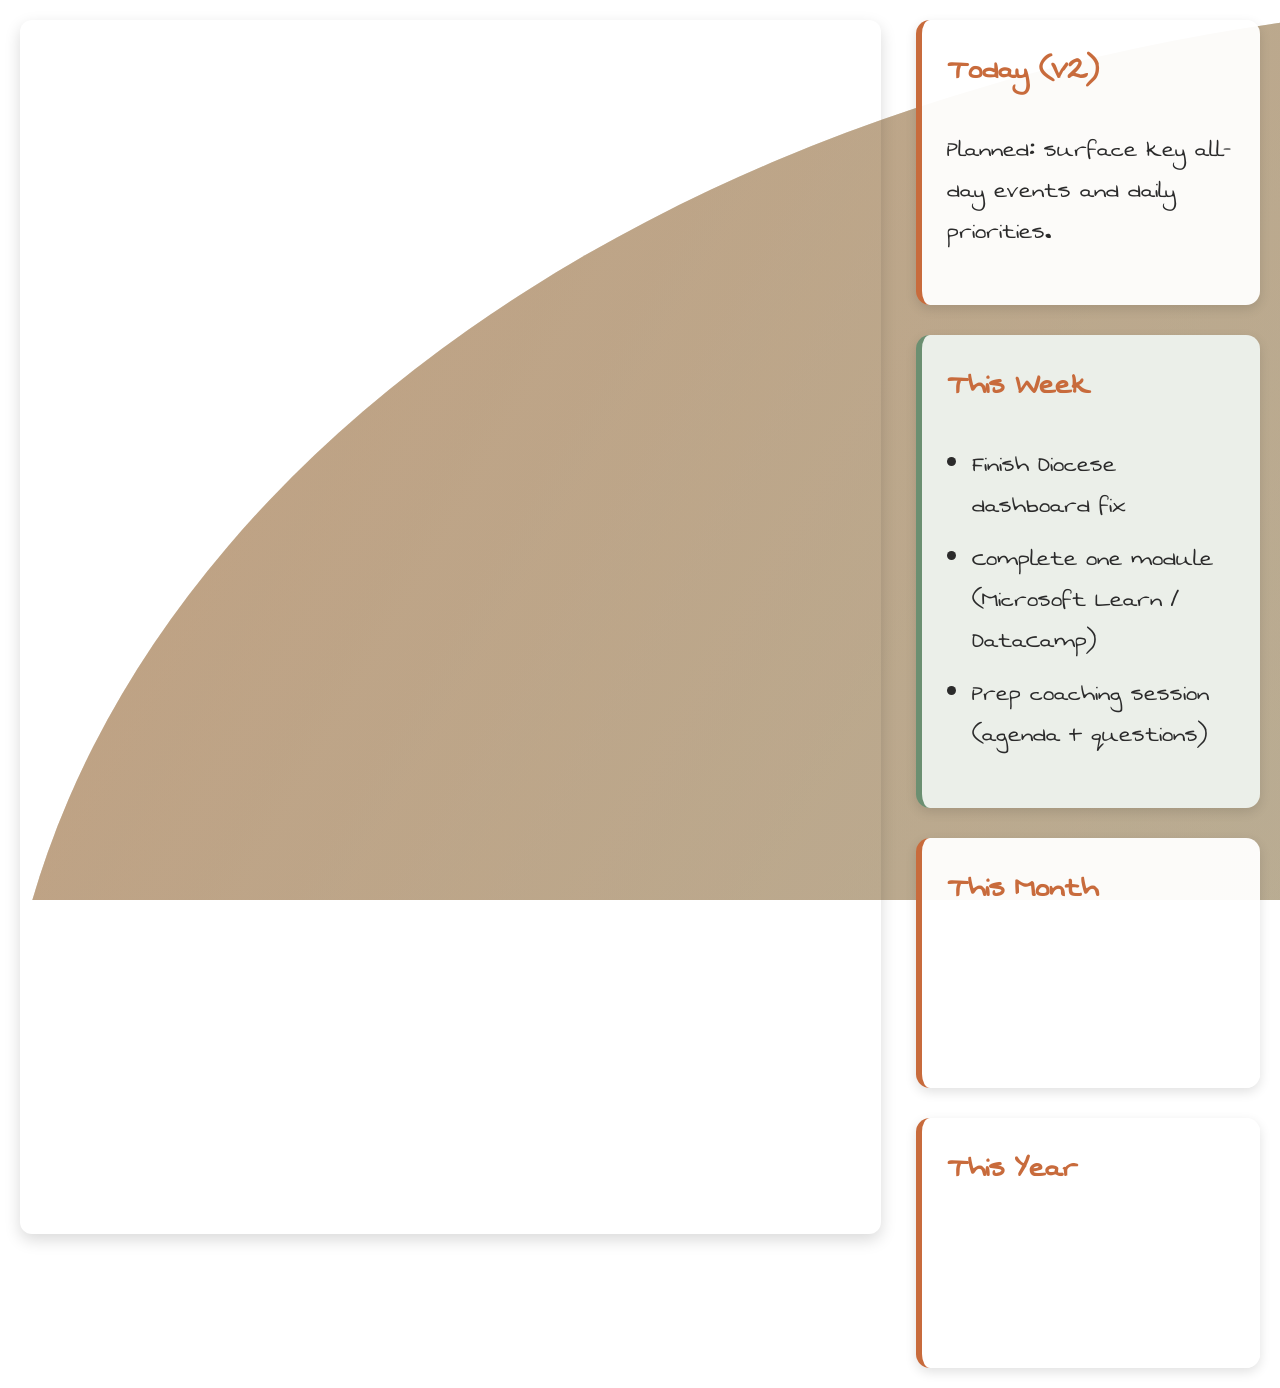
<file: INDEX.html>
<!DOCTYPE html>
<html>

<head>
  <title>Run</title>

  <!-- Swanky Font -->
  <link href="https://fonts.googleapis.com/css2?family=Swanky+and+Moo+Moo&display=swap" rel="stylesheet">

  <style>
    body {
      margin: 20px;
      font-family: 'Swanky and Moo Moo', cursive;
      font-size: 28px; /* Increased base size */
      color: #2b2b2b;
    }

    /* Ribbon Background */
    .wave-bg {
      position: fixed;
      top: 0;
      left: 0;
      width: 100%;
      height: 100%;
      z-index: -1;
      overflow: hidden;
    }

    .wave {
      position: absolute;
      width: 250%;
      height: 250%;
      border-radius: 50%;
      opacity: 0.45; /* stronger visibility */
    }

    .wave:nth-child(1) {
      background: linear-gradient(120deg, #e2a57b, #6b8f71);
      animation: waveMove 50s linear infinite;
    }

    .wave:nth-child(2) {
      background: linear-gradient(120deg, #6b8f71, #f4f1ed);
      animation: waveMove 80s linear infinite reverse;
      opacity: 0.4;
    }

    .wave:nth-child(3) {
      background: linear-gradient(120deg, #c86b3c, #6b8f71);
      animation: waveMove 110s linear infinite;
      opacity: 0.35;
    }

    @keyframes waveMove {
      0% { transform: translateX(-35%) rotate(0deg); }
      50% { transform: translateX(10%) rotate(12deg); }
      100% { transform: translateX(-35%) rotate(0deg); }
    }

    /* Layout */
    .main {
      display: flex;
      gap: 35px;
      align-items: flex-start;
    }

    /* Calendar */
    .calendar {
      flex: 5; /* Increased dominance */
      border-radius: 12px;
      overflow: hidden;
      box-shadow: 0 6px 16px rgba(0,0,0,0.15);
    }

    /* Right panels */
    .side {
      flex: 2;
      display: flex;
      flex-direction: column;
      gap: 30px; /* More spacing between boxes */
    }

    /* Panels */
    .box {
      background: rgba(255, 255, 255, 0.95);
      padding: 25px;
      border-radius: 14px;
      min-height: 200px;
      box-shadow: 0 4px 12px rgba(0,0,0,0.12);
      border-left: 6px solid #c86b3c;
    }

    /* Highlight */
    .week {
      border-left: 6px solid #6b8f71;
      background: rgba(238, 243, 239, 0.95);
    }

    /* Headings */
    h3 {
      margin-top: 0;
      font-size: 34px; /* bigger headers */
      font-weight: bold;
      color: #c86b3c;
    }

    ul {
      padding-left: 25px;
      margin-top: 15px;
    }

    li {
      margin-bottom: 12px;
      font-size: 28px; /* matches global scale */
    }

    p {
      font-size: 28px; /* larger paragraph text */
    }

  </style>
</head>

<body>

  <!-- Background -->
  <div class="wave-bg">
    <div class="wave"></div>
    <div class="wave"></div>
    <div class="wave"></div>
  </div>

  <div class="main">

    <!-- Calendar -->
    <div class="calendar">
      <iframe 
        src="https://calendar.google.com/calendar/embed?src=tguyler11%40gmail.com&ctz=Europe%2FLondon&mode=AGENDA"
        style="border: 0"
        width="100%"
        height="1200"> <!-- Larger for readability -->
      </iframe>
    </div>

    <!-- Panels -->
    <div class="side">

      <div class="box">
        <h3>Today (V2)</h3>
        <p>Planned: surface key all-day events and daily priorities.</p>
      </div>

      <div class="box week">
        <h3>This Week</h3>
        <ul>
          <li>Finish Diocese dashboard fix</li>
          <li>Complete one module (Microsoft Learn / DataCamp)</li>
          <li>Prep coaching session (agenda + questions)</li>
        </ul>
      </div>

      <div class="box">
        <h3>This Month</h3>
      </div>

      <div class="box">
        <h3>This Year</h3>
      </div>

    </div>

  </div>

</body>
</html>
</file>
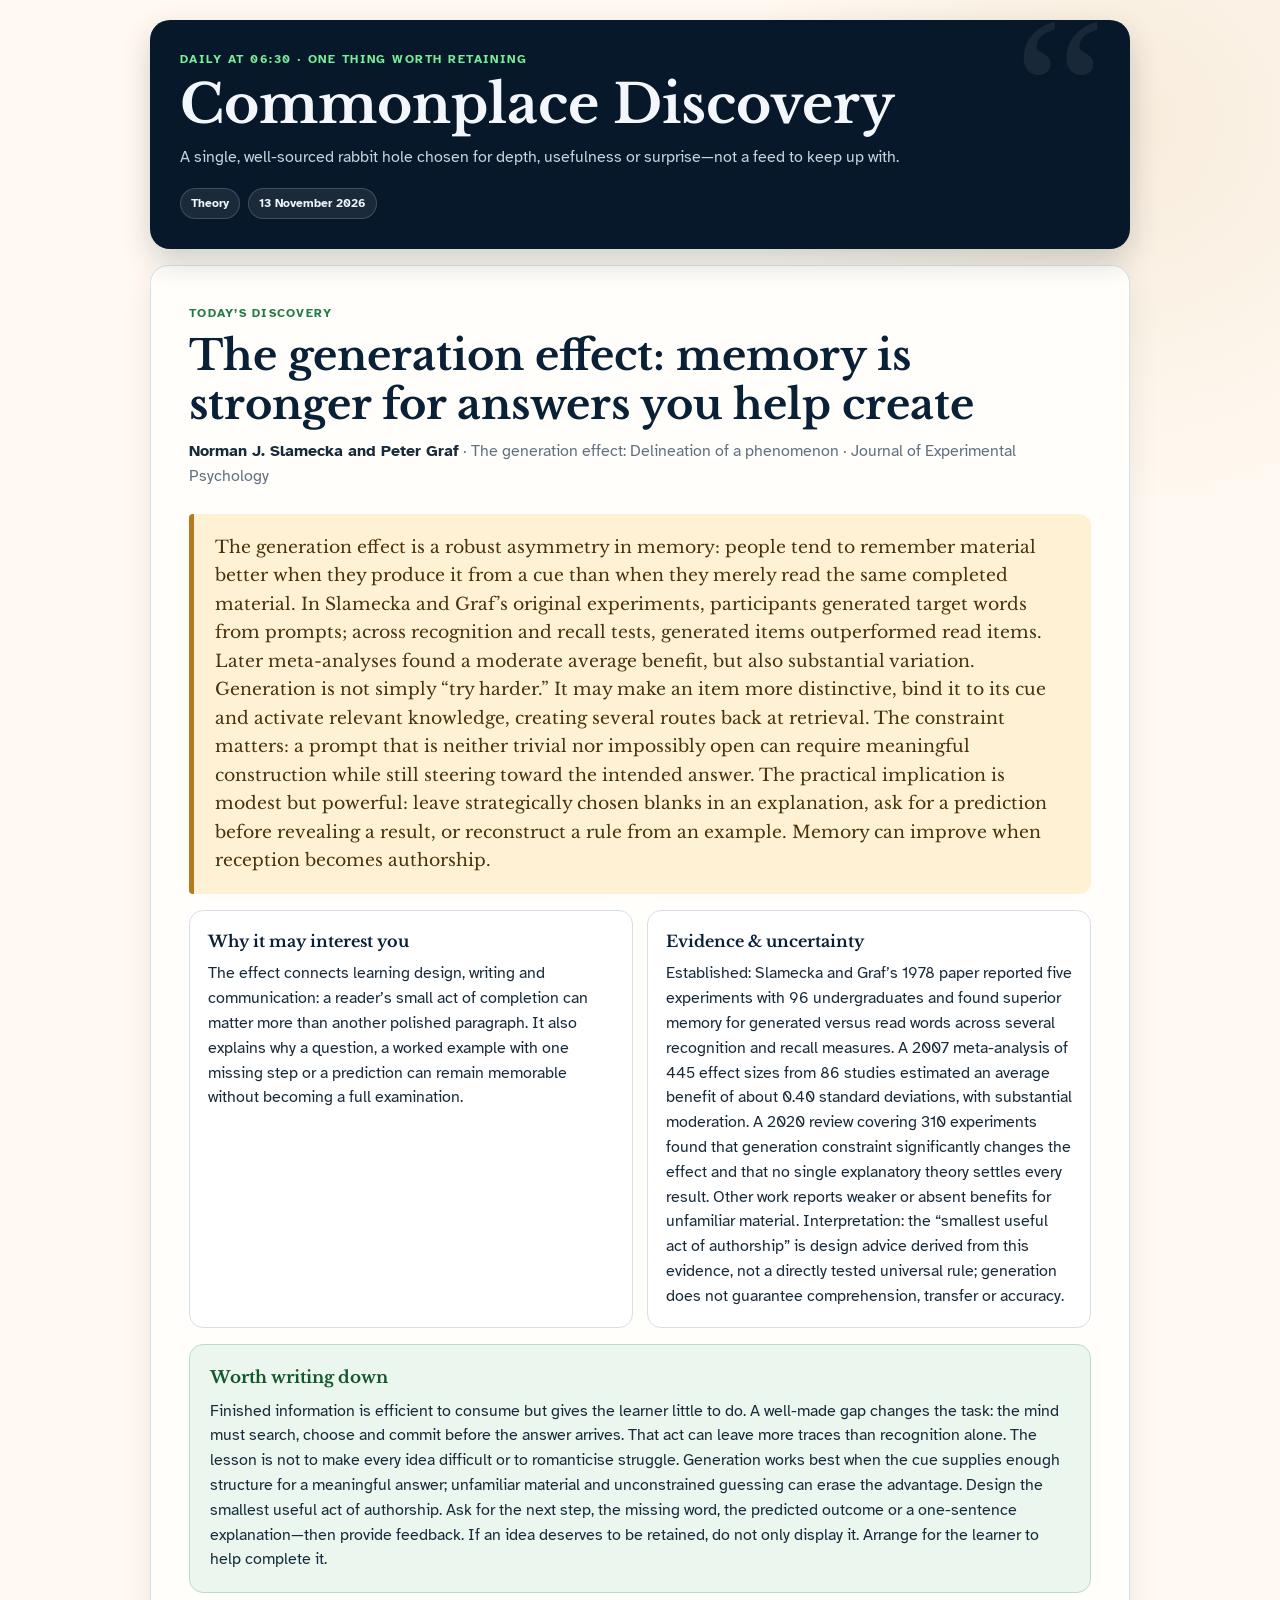
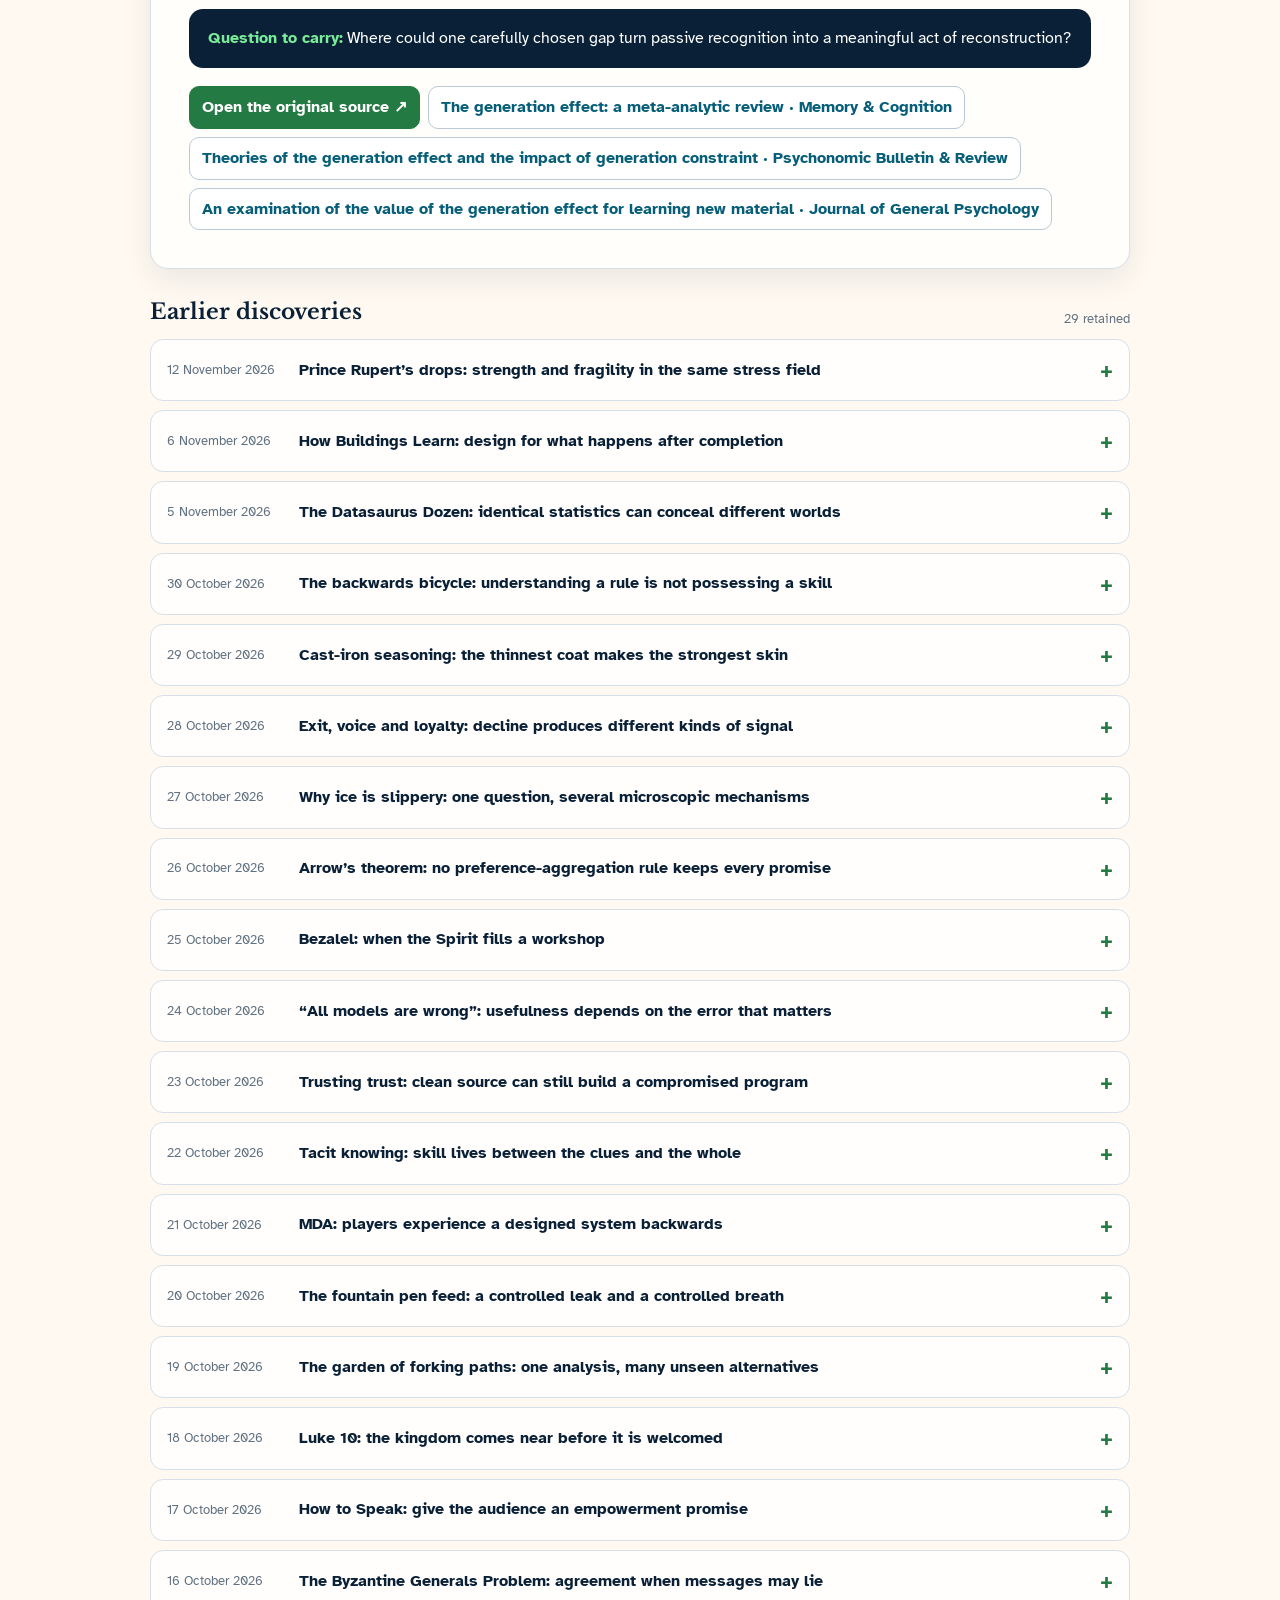
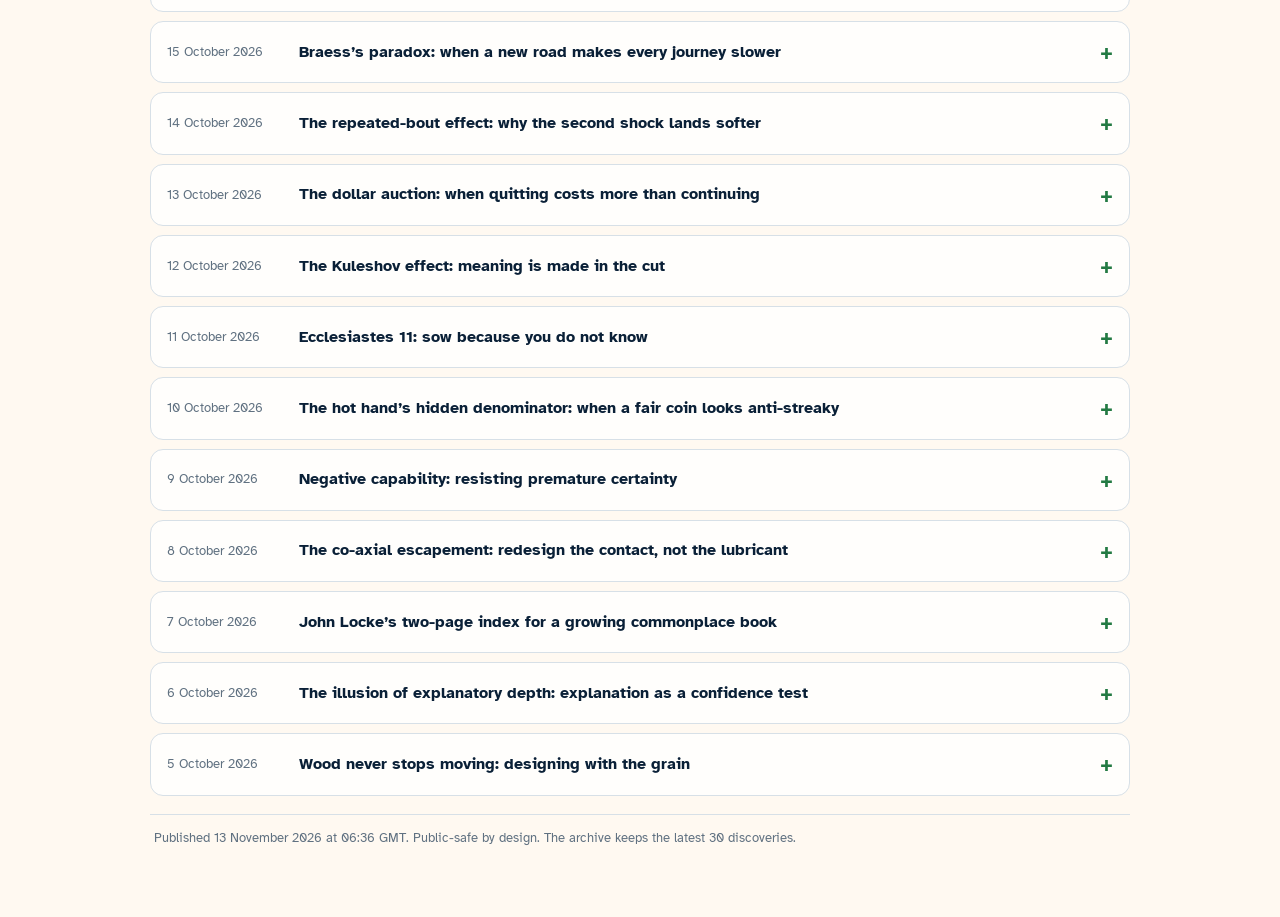
<file: briefings/commonplace/index.html>
<!doctype html>
<html lang="en-GB">
<head>
  <meta charset="utf-8">
  <meta name="viewport" content="width=device-width, initial-scale=1">
  <meta name="color-scheme" content="light">
  <meta name="robots" content="noindex">
  <title>Commonplace Discovery</title>
  <link rel="preconnect" href="https://fonts.googleapis.com">
  <link rel="preconnect" href="https://fonts.gstatic.com" crossorigin>
  <link href="https://fonts.googleapis.com/css2?family=Atkinson+Hyperlegible:wght@400;700&family=Libre+Baskerville:wght@400;700&display=swap" rel="stylesheet">
  <style>
    :root {
      --navy: #07182a;
      --navy-2: #0a2037;
      --green: #237a43;
      --green-soft: #eaf6ee;
      --cream: #fff9f1;
      --paper: #fffefb;
      --ink: #182b3b;
      --muted: #607181;
      --line: #d7e0e7;
      --gold: #b7791f;
      --gold-soft: #fff2d4;
      --shadow: 0 10px 30px rgba(24,43,59,.09);
    }
    * { box-sizing: border-box; }
    html { background: var(--cream); }
    body {
      margin: 0;
      background:
        radial-gradient(circle at 88% 3%, rgba(183,121,31,.10), transparent 24rem),
        var(--cream);
      color: var(--ink);
      font-family: "Atkinson Hyperlegible", Arial, sans-serif;
      line-height: 1.55;
    }
    a { color: #075e78; text-underline-offset: 3px; }
    a:hover { color: var(--green); }
    :focus-visible { outline: 3px solid rgba(35,122,67,.45); outline-offset: 3px; }
    main { width: min(980px, calc(100% - 28px)); margin: 0 auto; padding: 20px 0 54px; }
    .hero {
      position: relative;
      overflow: hidden;
      padding: 30px;
      border-radius: 20px;
      background: var(--navy);
      color: #f3f7fb;
      box-shadow: 0 12px 30px rgba(7,24,42,.19);
    }
    .hero::after {
      content: "“";
      position: absolute;
      right: 24px;
      top: -34px;
      color: rgba(255,255,255,.07);
      font-family: Georgia, serif;
      font-size: 13rem;
      line-height: 1;
    }
    .kicker {
      margin: 0 0 7px;
      color: #78ec98;
      font-size: .76rem;
      font-weight: 700;
      letter-spacing: .12em;
      text-transform: uppercase;
    }
    h1, h2, h3 { font-family: "Libre Baskerville", Georgia, serif; }
    h1 { max-width: 720px; margin: 0; font-size: clamp(2rem, 5vw, 3.35rem); line-height: 1.07; }
    .hero-sub { max-width: 720px; margin: 12px 0 0; color: #c7d4e0; }
    .meta {
      display: flex;
      flex-wrap: wrap;
      gap: 8px;
      margin-top: 18px;
    }
    .pill {
      display: inline-flex;
      align-items: center;
      min-height: 30px;
      padding: 5px 10px;
      border: 1px solid rgba(255,255,255,.17);
      border-radius: 999px;
      background: rgba(255,255,255,.08);
      color: #eef5fa;
      font-size: .78rem;
      font-weight: 700;
    }
    .paper {
      margin-top: 16px;
      padding: clamp(20px, 4vw, 38px);
      border: 1px solid var(--line);
      border-radius: 18px;
      background: var(--paper);
      box-shadow: var(--shadow);
    }
    .eyebrow {
      margin: 0 0 8px;
      color: var(--green);
      font-size: .75rem;
      font-weight: 700;
      letter-spacing: .105em;
      text-transform: uppercase;
    }
    .discovery-title { margin: 0; color: var(--navy-2); font-size: clamp(1.65rem, 4vw, 2.6rem); line-height: 1.18; }
    .source-line { margin: 10px 0 0; color: var(--muted); }
    .source-line strong { color: var(--ink); }
    .lead {
      margin: 25px 0 0;
      padding: 19px 21px;
      border-left: 5px solid var(--gold);
      border-radius: 4px 12px 12px 4px;
      background: var(--gold-soft);
      color: #49320c;
      font-family: "Libre Baskerville", Georgia, serif;
      font-size: 1.08rem;
      line-height: 1.65;
    }
    .grid {
      display: grid;
      grid-template-columns: repeat(2, minmax(0, 1fr));
      gap: 14px;
      margin-top: 16px;
    }
    .note {
      min-width: 0;
      padding: 18px;
      border: 1px solid var(--line);
      border-radius: 14px;
      background: #fff;
    }
    .note h3 { margin: 0 0 8px; color: var(--navy-2); font-size: 1rem; }
    .note p { margin: 0; }
    .notebook {
      margin-top: 16px;
      padding: 20px;
      border: 1px solid #bfdbc8;
      border-radius: 14px;
      background: var(--green-soft);
    }
    .notebook h3 { margin: 0 0 8px; color: #14572e; font-size: 1.05rem; }
    .notebook p { margin: 0; }
    .carry {
      margin-top: 16px;
      padding: 17px 19px;
      border-radius: 14px;
      background: var(--navy-2);
      color: white;
    }
    .carry strong { color: #78ec98; }
    .links { display: flex; flex-wrap: wrap; gap: 8px; margin-top: 18px; }
    .link-button {
      display: inline-flex;
      align-items: center;
      min-height: 38px;
      padding: 8px 12px;
      border: 1px solid #b8c9d5;
      border-radius: 10px;
      background: #fff;
      color: #075e78;
      font-weight: 700;
      text-decoration: none;
    }
    .link-button.primary { border-color: var(--green); background: var(--green); color: #fff; }
    .archive { margin-top: 26px; }
    .archive-head { display: flex; align-items: end; justify-content: space-between; gap: 16px; margin-bottom: 10px; }
    .archive-head h2 { margin: 0; color: var(--navy-2); font-size: 1.35rem; }
    .archive-head p { margin: 0; color: var(--muted); font-size: .82rem; }
    details {
      margin-top: 9px;
      border: 1px solid var(--line);
      border-radius: 13px;
      background: rgba(255,255,255,.82);
    }
    summary {
      display: grid;
      grid-template-columns: 120px minmax(0,1fr) auto;
      gap: 12px;
      align-items: center;
      padding: 14px 16px;
      cursor: pointer;
      list-style: none;
    }
    summary::-webkit-details-marker { display: none; }
    summary::after { content: "+"; color: var(--green); font-size: 1.3rem; font-weight: 700; }
    details[open] summary::after { content: "−"; }
    .archive-date { color: var(--muted); font-size: .82rem; }
    .archive-name { color: var(--navy-2); font-weight: 700; }
    .archive-body { padding: 0 16px 16px 148px; color: var(--ink); }
    .archive-body p { margin: 8px 0 0; }
    .empty, .error {
      min-height: 380px;
      display: grid;
      place-items: center;
      padding: 30px;
      text-align: center;
      color: var(--muted);
    }
    .error { color: #963838; }
    footer {
      margin-top: 18px;
      padding: 14px 4px;
      border-top: 1px solid var(--line);
      color: var(--muted);
      font-size: .8rem;
    }
    @media (max-width: 690px) {
      main { width: min(100% - 16px, 980px); padding-top: 8px; }
      .hero { padding: 21px; border-radius: 14px; }
      .paper { padding: 18px; border-radius: 14px; }
      .grid { grid-template-columns: 1fr; }
      summary { grid-template-columns: 92px minmax(0,1fr) auto; gap: 8px; padding: 12px; }
      .archive-body { padding: 0 12px 14px; }
    }
  </style>
</head>
<body>
  <main id="app">
    <div class="empty">Opening today's commonplace discovery…</div>
  </main>
  <script>
    (() => {
      const app = document.getElementById("app");
      const esc = value => String(value ?? "").replace(/[&<>"']/g, char => ({"&":"&amp;","<":"&lt;",">":"&gt;","\"":"&quot;","'":"&#39;"}[char]));
      const safeUrl = value => {
        try {
          const url = new URL(String(value || ""));
          return url.protocol === "https:" ? url.href : "";
        } catch (_) { return ""; }
      };
      const fmtDate = value => {
        if (!value) return "Date unavailable";
        const parts = String(value).split("-");
        if (parts.length !== 3) return String(value);
        return new Intl.DateTimeFormat("en-GB", { day: "numeric", month: "long", year: "numeric", timeZone: "UTC" })
          .format(new Date(Date.UTC(Number(parts[0]), Number(parts[1]) - 1, Number(parts[2]))));
      };
      const link = (url, label, primary) => {
        const safe = safeUrl(url);
        return safe ? '<a class="link-button'+(primary?' primary':'')+'" href="'+esc(safe)+'" target="_blank" rel="noopener noreferrer">'+esc(label)+'</a>' : "";
      };
      const renderArchive = entry => {
        const source = safeUrl(entry.sourceUrl);
        return '<details><summary><span class="archive-date">'+esc(fmtDate(entry.date))+'</span><span class="archive-name">'+esc(entry.title)+'</span></summary>'+
          '<div class="archive-body"><p>'+esc(entry.centralIdea)+'</p>'+
          (source ? '<p><a href="'+esc(source)+'" target="_blank" rel="noopener noreferrer">Open source</a></p>' : '')+
          '</div></details>';
      };
      async function load() {
        try {
          const response = await fetch("data.json?t="+Date.now(), { cache: "no-store" });
          if (!response.ok) throw new Error("HTTP "+response.status);
          const data = await response.json();
          const entries = Array.isArray(data.entries) ? data.entries : [];
          if (!entries.length) {
            app.innerHTML = '<header class="hero"><p class="kicker">Daily at 06:30</p><h1>Commonplace Discovery</h1><p class="hero-sub">One substantial idea, source or curiosity worth retaining.</p></header><div class="empty"><p><strong>The page is ready.</strong><br>The first discovery is being prepared.</p></div>';
            return;
          }
          const latest = entries[0] || {};
          const extra = Array.isArray(latest.additionalSources) ? latest.additionalSources : [];
          const links = link(latest.sourceUrl, "Open the original source ↗", true) + extra.map(item => link(item.url, item.label || "Supporting source", false)).join("");
          app.innerHTML =
            '<header class="hero"><p class="kicker">Daily at 06:30 · one thing worth retaining</p><h1>Commonplace Discovery</h1><p class="hero-sub">A single, well-sourced rabbit hole chosen for depth, usefulness or surprise—not a feed to keep up with.</p>'+
              '<div class="meta"><span class="pill">'+esc(latest.type || "Discovery")+'</span><span class="pill">'+esc(fmtDate(latest.date))+'</span></div></header>'+
            '<article class="paper">'+
              '<p class="eyebrow">Today’s discovery</p><h2 class="discovery-title">'+esc(latest.title)+'</h2>'+
              '<p class="source-line">'+(latest.creator ? '<strong>'+esc(latest.creator)+'</strong> · ' : '')+esc(latest.sourceLabel || "Original source")+'</p>'+
              '<p class="lead">'+esc(latest.centralIdea)+'</p>'+
              '<div class="grid"><section class="note"><h3>Why it may interest you</h3><p>'+esc(latest.whyItMayInterestYou)+'</p></section>'+
              '<section class="note"><h3>Evidence & uncertainty</h3><p>'+esc(latest.evidenceNote || "Source checked; interpretive judgements are labelled.")+'</p></section></div>'+
              '<section class="notebook"><h3>Worth writing down</h3><p>'+esc(latest.commonplaceEntry)+'</p></section>'+
              '<p class="carry"><strong>Question to carry:</strong> '+esc(latest.questionToCarry)+'</p>'+
              '<div class="links">'+links+'</div>'+
            '</article>'+
            (entries.length > 1 ? '<section class="archive"><div class="archive-head"><h2>Earlier discoveries</h2><p>'+esc(entries.length-1)+' retained</p></div>'+entries.slice(1).map(renderArchive).join("")+'</section>' : '')+
            '<footer>Published '+esc(data.publishedAtDisplay || "recently")+'. Public-safe by design. The archive keeps the latest 30 discoveries.</footer>';
        } catch (error) {
          app.innerHTML = '<div class="error"><p><strong>The discovery could not be loaded.</strong><br>'+esc(error.message)+'</p></div>';
        }
      }
      load();
    })();
  </script>
</body>
</html>
</file>
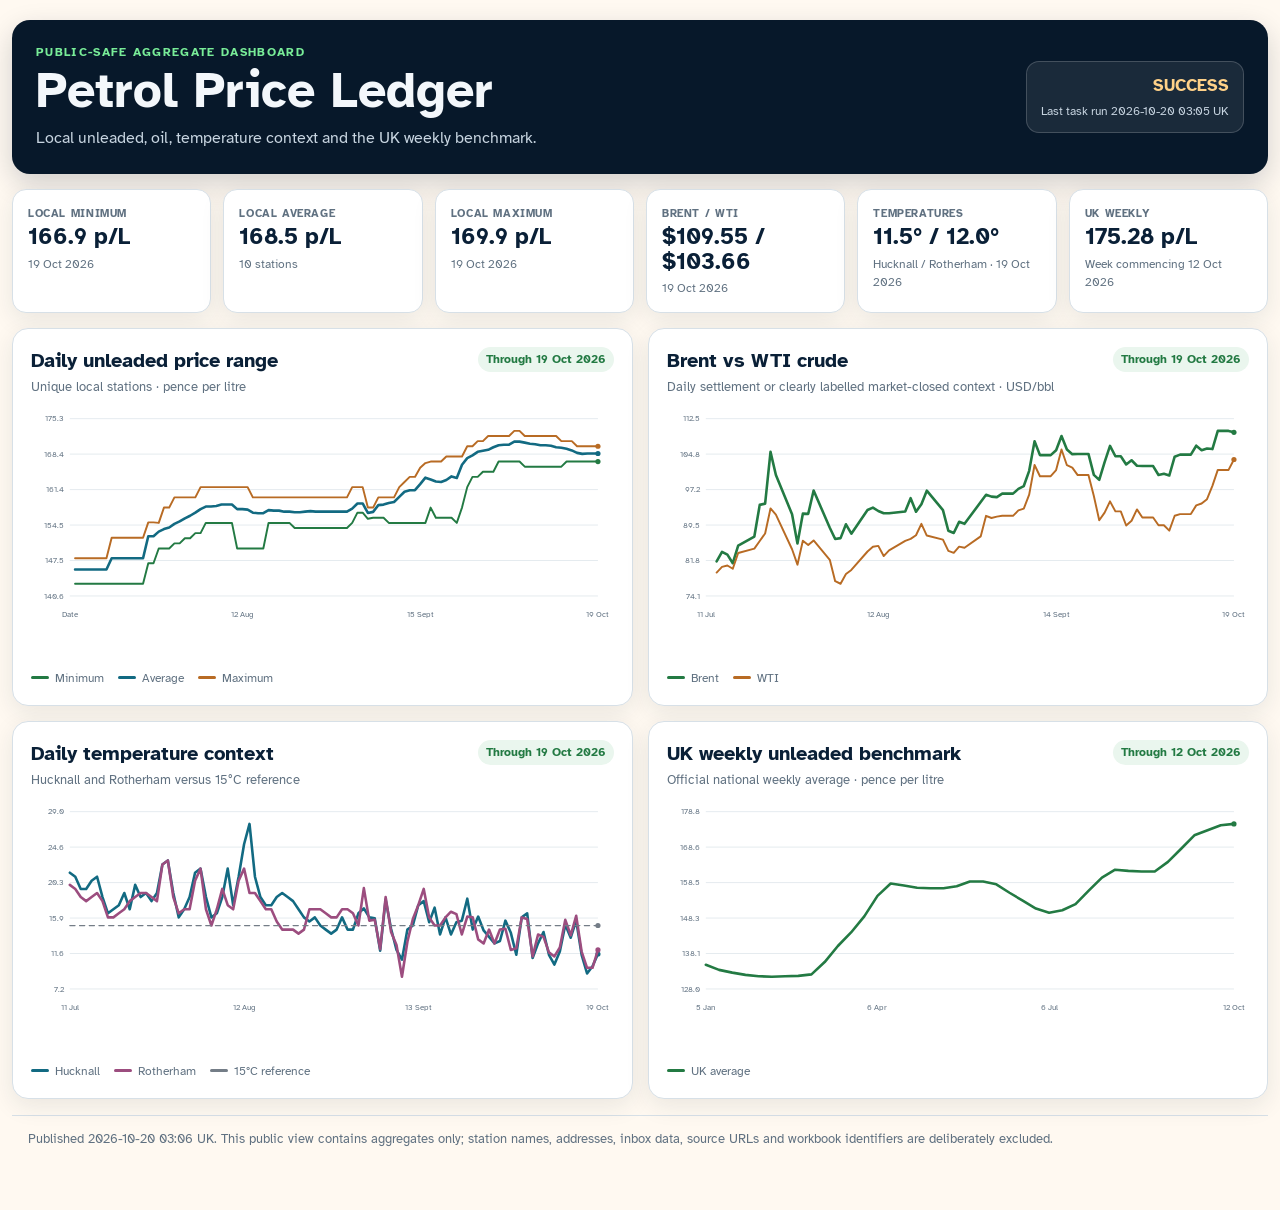
<file: briefings/petrol/index.html>
<!doctype html>
<html lang="en-GB">
<head>
  <meta charset="utf-8">
  <meta name="viewport" content="width=device-width, initial-scale=1">
  <meta name="color-scheme" content="light">
  <meta name="robots" content="noindex">
  <title>Petrol Price Ledger</title>
  <link rel="preconnect" href="https://fonts.googleapis.com">
  <link rel="preconnect" href="https://fonts.gstatic.com" crossorigin>
  <link href="https://fonts.googleapis.com/css2?family=Atkinson+Hyperlegible:wght@400;700&display=swap" rel="stylesheet">
  <style>
    :root {
      --navy: #07182A;
      --navy-2: #0A2037;
      --green: #237A43;
      --green-soft: #EAF6EE;
      --teal: #126A82;
      --orange: #B86B24;
      --amber: #8A5B12;
      --amber-soft: #FFF1D8;
      --red: #A53838;
      --cream: #FFF9F1;
      --white: #FFFFFF;
      --ink: #182B3B;
      --muted: #607181;
      --line: #D7E0E7;
      --shadow: 0 7px 24px rgba(24,43,59,.09);
    }
    * { box-sizing: border-box; }
    html { background: var(--cream); }
    body {
      margin: 0;
      background: var(--cream);
      color: var(--ink);
      font-family: "Atkinson Hyperlegible", Arial, sans-serif;
      line-height: 1.45;
    }
    main { width: min(1380px, calc(100% - 24px)); margin: 0 auto; padding: 20px 0 48px; }
    .hero {
      display: grid;
      grid-template-columns: minmax(0, 1fr) auto;
      gap: 18px;
      align-items: center;
      padding: 24px;
      border-radius: 18px;
      background: var(--navy);
      color: #F3F7FB;
      box-shadow: 0 10px 28px rgba(7,24,42,.18);
    }
    .kicker {
      margin: 0 0 5px;
      color: #78EC98;
      font-size: .75rem;
      font-weight: 700;
      letter-spacing: .11em;
      text-transform: uppercase;
    }
    h1 { margin: 0; font-size: clamp(2rem, 5vw, 3.15rem); line-height: 1; }
    .hero p:last-child { margin: 10px 0 0; color: #C7D4E0; }
    .run-badge {
      display: inline-grid;
      gap: 3px;
      min-width: 150px;
      padding: 12px 14px;
      border: 1px solid rgba(255,255,255,.18);
      border-radius: 13px;
      background: rgba(255,255,255,.08);
      text-align: right;
    }
    .run-badge strong { font-size: 1.05rem; color: #FFD188; }
    .run-badge span { color: #C7D4E0; font-size: .78rem; }
    .notice {
      display: grid;
      grid-template-columns: auto 1fr;
      gap: 12px;
      align-items: start;
      margin-top: 15px;
      padding: 14px 16px;
      border: 1px solid #E4C98E;
      border-radius: 13px;
      background: var(--amber-soft);
      color: #533708;
    }
    .notice strong { white-space: nowrap; }
    .notice p { margin: 0; }
    .metrics {
      display: grid;
      grid-template-columns: repeat(6, minmax(0, 1fr));
      gap: 12px;
      margin-top: 15px;
    }
    .metric {
      min-width: 0;
      padding: 15px;
      border: 1px solid var(--line);
      border-radius: 14px;
      background: var(--white);
      box-shadow: var(--shadow);
    }
    .metric small {
      display: block;
      color: var(--muted);
      font-size: .7rem;
      font-weight: 700;
      letter-spacing: .055em;
      text-transform: uppercase;
    }
    .metric strong { display: block; margin-top: 4px; color: var(--navy-2); font-size: 1.45rem; line-height: 1.05; }
    .metric span { display: block; margin-top: 5px; color: var(--muted); font-size: .78rem; }
    .charts {
      display: grid;
      grid-template-columns: repeat(2, minmax(0, 1fr));
      gap: 15px;
      margin-top: 15px;
    }
    .chart-card {
      min-width: 0;
      padding: 18px;
      border: 1px solid var(--line);
      border-radius: 16px;
      background: var(--white);
      box-shadow: var(--shadow);
    }
    .chart-head {
      display: flex;
      justify-content: space-between;
      gap: 12px;
      align-items: start;
      margin-bottom: 10px;
    }
    .chart-head h2 { margin: 0; color: var(--navy-2); font-size: 1.22rem; }
    .chart-head p { margin: 3px 0 0; color: var(--muted); font-size: .8rem; }
    .freshness {
      flex: 0 0 auto;
      padding: 4px 8px;
      border-radius: 999px;
      background: var(--green-soft);
      color: var(--green);
      font-size: .72rem;
      font-weight: 700;
    }
    .chart-wrap { width: 100%; min-height: 255px; }
    .chart-wrap svg { width: 100%; height: auto; display: block; overflow: visible; }
    .chart-legend { display: flex; flex-wrap: wrap; gap: 8px 14px; margin-top: 7px; color: var(--muted); font-size: .78rem; }
    .legend-item { display: inline-flex; align-items: center; gap: 6px; }
    .legend-swatch { width: 18px; height: 3px; border-radius: 2px; }
    .footer {
      margin-top: 16px;
      padding: 14px 16px;
      border-top: 1px solid var(--line);
      color: var(--muted);
      font-size: .8rem;
    }
    .loading, .error {
      min-height: 360px;
      display: grid;
      place-items: center;
      color: var(--muted);
      text-align: center;
    }
    .error { color: var(--red); }
    @media (max-width: 1100px) {
      .metrics { grid-template-columns: repeat(3, minmax(0, 1fr)); }
    }
    @media (max-width: 760px) {
      main { width: min(100% - 16px, 1380px); padding-top: 8px; }
      .hero { grid-template-columns: 1fr; padding: 18px; border-radius: 13px; }
      .run-badge { min-width: 0; text-align: left; }
      .notice { grid-template-columns: 1fr; }
      .notice strong { white-space: normal; }
      .metrics { grid-template-columns: repeat(2, minmax(0, 1fr)); gap: 8px; }
      .metric { padding: 12px; }
      .metric strong { font-size: 1.2rem; }
      .charts { grid-template-columns: 1fr; gap: 10px; }
      .chart-card { padding: 13px; }
      .chart-head { display: block; }
      .freshness { display: inline-block; margin-top: 7px; }
    }
  </style>
</head>
<body>
  <main id="app">
    <div class="loading">Loading the latest public-safe ledger snapshot…</div>
  </main>

  <script>
    (() => {
      const app = document.getElementById("app");
      const fmtDate = value => {
        if (!value) return "Unavailable";
        const parts = String(value).split("-");
        if (parts.length !== 3) return String(value);
        return new Intl.DateTimeFormat("en-GB", { day: "numeric", month: "short", year: "numeric", timeZone: "UTC" })
          .format(new Date(Date.UTC(Number(parts[0]), Number(parts[1]) - 1, Number(parts[2]))));
      };
      const isNum = value => value !== null && value !== "" && value !== undefined && Number.isFinite(Number(value));
      const one = value => isNum(value) ? Number(value).toFixed(1) : "—";
      const two = value => isNum(value) ? Number(value).toFixed(2) : "—";
      const esc = value => String(value ?? "").replace(/[&<>"']/g, char => ({"&":"&amp;","<":"&lt;",">":"&gt;","\"":"&quot;","'":"&#39;"}[char]));

      function makeChart(target, rows, series, options = {}) {
        const width = 900, height = 340;
        const margin = { top: 18, right: 24, bottom: 48, left: 60 };
        const plotW = width - margin.left - margin.right;
        const plotH = height - margin.top - margin.bottom;
        const clean = rows.filter(row => row && row.date);
        const values = [];
        clean.forEach(row => series.forEach(item => {
          const raw = row[item.key];
          if (isNum(raw)) values.push(Number(raw));
        }));
        if (!clean.length || !values.length) {
          target.innerHTML = '<div class="loading">No chart data available.</div>';
          return;
        }
        let yMin = options.yMin != null ? options.yMin : Math.min(...values);
        let yMax = options.yMax != null ? options.yMax : Math.max(...values);
        const span = Math.max(1, yMax - yMin);
        if (options.yMin == null) yMin -= span * .08;
        if (options.yMax == null) yMax += span * .08;
        const x = index => margin.left + (clean.length === 1 ? plotW / 2 : index * plotW / (clean.length - 1));
        const y = value => margin.top + (yMax - value) * plotH / (yMax - yMin);
        const ticks = 5;
        let svg = '<svg viewBox="0 0 '+width+' '+height+'" role="img" aria-label="'+esc(options.ariaLabel || "Time series chart")+'">';
        svg += '<title>'+esc(options.ariaLabel || "Time series chart")+'</title>';
        for (let i = 0; i <= ticks; i++) {
          const value = yMin + (yMax - yMin) * i / ticks;
          const yy = y(value);
          svg += '<line x1="'+margin.left+'" y1="'+yy+'" x2="'+(width-margin.right)+'" y2="'+yy+'" stroke="#D7E0E7" stroke-width="1"/>';
          svg += '<text x="'+(margin.left-9)+'" y="'+(yy+4)+'" text-anchor="end" fill="#607181" font-size="13">'+esc(options.yFormat ? options.yFormat(value) : value.toFixed(1))+'</text>';
        }
        const labelIndexes = [...new Set([0, Math.floor((clean.length-1)/3), Math.floor((clean.length-1)*2/3), clean.length-1])];
        labelIndexes.forEach(index => {
          svg += '<text x="'+x(index)+'" y="'+(height-16)+'" text-anchor="middle" fill="#607181" font-size="13">'+esc(fmtDate(clean[index].date).replace(" 2026",""))+'</text>';
        });
        series.forEach(item => {
          let d = "", drawing = false;
          clean.forEach((row, index) => {
            const raw = row[item.key];
            if (!isNum(raw)) return;
            const value = Number(raw);
            d += (drawing ? " L " : " M ") + x(index).toFixed(2) + " " + y(value).toFixed(2);
            drawing = true;
          });
          const dash = item.dash ? ' stroke-dasharray="'+item.dash+'"' : "";
          svg += '<path d="'+d+'" fill="none" stroke="'+item.color+'" stroke-width="'+(item.width||3)+'" stroke-linecap="round" stroke-linejoin="round"'+dash+'/>';
          const latestIndex = [...clean].map((row,index)=>({row,index})).reverse().find(entry=>isNum(entry.row[item.key]));
          if (latestIndex) {
            const val = Number(latestIndex.row[item.key]);
            svg += '<circle cx="'+x(latestIndex.index)+'" cy="'+y(val)+'" r="4" fill="'+item.color+'"><title>'+esc(item.label+": "+(options.pointFormat?options.pointFormat(val):val)+" on "+fmtDate(latestIndex.row.date))+'</title></circle>';
          }
        });
        svg += '</svg>';
        target.innerHTML = svg;
      }

      function legend(series) {
        return series.map(item => '<span class="legend-item"><i class="legend-swatch" style="background:'+item.color+'"></i>'+esc(item.label)+'</span>').join("");
      }

      async function load() {
        try {
          const response = await fetch("data.json?t=" + Date.now(), { cache: "no-store" });
          if (!response.ok) throw new Error("HTTP " + response.status);
          const data = await response.json();
          const p = data.latest.petrol || {};
          const o = data.latest.oil || {};
          const w = data.latest.weather || {};
          const u = data.latest.ukWeekly || {};
          const partial = data.runStatus.status === "PARTIAL";
          app.innerHTML =
            '<header class="hero">'+
              '<div><p class="kicker">Public-safe aggregate dashboard</p><h1>Petrol Price Ledger</h1><p>Local unleaded, oil, temperature context and the UK weekly benchmark.</p></div>'+
              '<div class="run-badge"><strong>'+esc(data.runStatus.status)+'</strong><span>Last task run '+esc(data.runStatus.lastRun)+'</span></div>'+
            '</header>'+
            (partial ? '<section class="notice"><strong>Petrol feed delayed</strong><p>The station-level transaction is verified only through <b>'+esc(fmtDate(data.runStatus.petrolCheckpoint))+'</b>. The unresolved backlog covers '+esc(fmtDate(data.runStatus.backlogStart))+' to '+esc(fmtDate(data.runStatus.backlogThrough))+'. Oil, weather and the UK benchmark continue independently.</p></section>' : '')+
            '<section class="metrics" aria-label="Latest ledger figures">'+
              '<article class="metric"><small>Local minimum</small><strong>'+one(p.min)+' p/L</strong><span>'+esc(fmtDate(p.date))+'</span></article>'+
              '<article class="metric"><small>Local average</small><strong>'+one(p.average)+' p/L</strong><span>'+esc(p.stations||"—")+' stations</span></article>'+
              '<article class="metric"><small>Local maximum</small><strong>'+one(p.max)+' p/L</strong><span>'+esc(fmtDate(p.date))+'</span></article>'+
              '<article class="metric"><small>Brent / WTI</small><strong>$'+two(o.brent)+' / $'+two(o.wti)+'</strong><span>'+esc(fmtDate(o.date))+'</span></article>'+
              '<article class="metric"><small>Temperatures</small><strong>'+one(w.hucknall)+'° / '+one(w.rotherham)+'°</strong><span>Hucknall / Rotherham · '+esc(fmtDate(w.date))+'</span></article>'+
              '<article class="metric"><small>UK weekly</small><strong>'+two(u.unleaded)+' p/L</strong><span>Week commencing '+esc(fmtDate(u.date))+'</span></article>'+
            '</section>'+
            '<section class="charts">'+
              '<article class="chart-card"><div class="chart-head"><div><h2>Daily unleaded price range</h2><p>Unique local stations · pence per litre</p></div><span class="freshness">Through '+esc(fmtDate(data.freshness.petrol))+'</span></div><div class="chart-wrap" id="petrol-chart"></div><div class="chart-legend" id="petrol-legend"></div></article>'+
              '<article class="chart-card"><div class="chart-head"><div><h2>Brent vs WTI crude</h2><p>Daily settlement or clearly labelled market-closed context · USD/bbl</p></div><span class="freshness">Through '+esc(fmtDate(data.freshness.oil))+'</span></div><div class="chart-wrap" id="oil-chart"></div><div class="chart-legend" id="oil-legend"></div></article>'+
              '<article class="chart-card"><div class="chart-head"><div><h2>Daily temperature context</h2><p>Hucknall and Rotherham versus 15°C reference</p></div><span class="freshness">Through '+esc(fmtDate(data.freshness.weather))+'</span></div><div class="chart-wrap" id="weather-chart"></div><div class="chart-legend" id="weather-legend"></div></article>'+
              '<article class="chart-card"><div class="chart-head"><div><h2>UK weekly unleaded benchmark</h2><p>Official national weekly average · pence per litre</p></div><span class="freshness">Through '+esc(fmtDate(data.freshness.ukWeekly))+'</span></div><div class="chart-wrap" id="weekly-chart"></div><div class="chart-legend" id="weekly-legend"></div></article>'+
            '</section>'+
            '<footer class="footer">Published '+esc(data.publishedAtDisplay)+'. This public view contains aggregates only; station names, addresses, inbox data, source URLs and workbook identifiers are deliberately excluded.</footer>';

          const petrolSeries=[
            {key:"min",label:"Minimum",color:"#237A43"},
            {key:"average",label:"Average",color:"#126A82",width:4},
            {key:"max",label:"Maximum",color:"#B86B24"}
          ];
          const oilSeries=[
            {key:"brent",label:"Brent",color:"#237A43",width:4},
            {key:"wti",label:"WTI",color:"#B86B24"}
          ];
          const weatherSeries=[
            {key:"hucknall",label:"Hucknall",color:"#126A82",width:4},
            {key:"rotherham",label:"Rotherham",color:"#9C4D7F",width:4},
            {key:"reference",label:"15°C reference",color:"#747D87",dash:"8 7",width:2}
          ];
          const weeklySeries=[{key:"unleaded",label:"UK average",color:"#237A43",width:4}];

          makeChart(document.getElementById("petrol-chart"), data.series.petrol, petrolSeries, {ariaLabel:"Daily local unleaded minimum, average and maximum in pence per litre",pointFormat:value=>value.toFixed(1)+" p/L"});
          makeChart(document.getElementById("oil-chart"), data.series.oil, oilSeries, {ariaLabel:"Daily Brent and WTI crude prices in US dollars per barrel",pointFormat:value=>"$"+value.toFixed(2)});
          makeChart(document.getElementById("weather-chart"), data.series.weather, weatherSeries, {ariaLabel:"Daily Hucknall and Rotherham temperatures compared with fifteen degrees Celsius",pointFormat:value=>value.toFixed(1)+"°C"});
          makeChart(document.getElementById("weekly-chart"), data.series.ukWeekly, weeklySeries, {ariaLabel:"United Kingdom weekly unleaded average in pence per litre",pointFormat:value=>value.toFixed(2)+" p/L"});

          document.getElementById("petrol-legend").innerHTML=legend(petrolSeries);
          document.getElementById("oil-legend").innerHTML=legend(oilSeries);
          document.getElementById("weather-legend").innerHTML=legend(weatherSeries);
          document.getElementById("weekly-legend").innerHTML=legend(weeklySeries);
        } catch (error) {
          app.innerHTML='<div class="error"><p><strong>Ledger data could not be loaded.</strong><br>'+esc(error.message)+'</p></div>';
        }
      }
      load();
    })();
  </script>
</body>
</html>
</file>
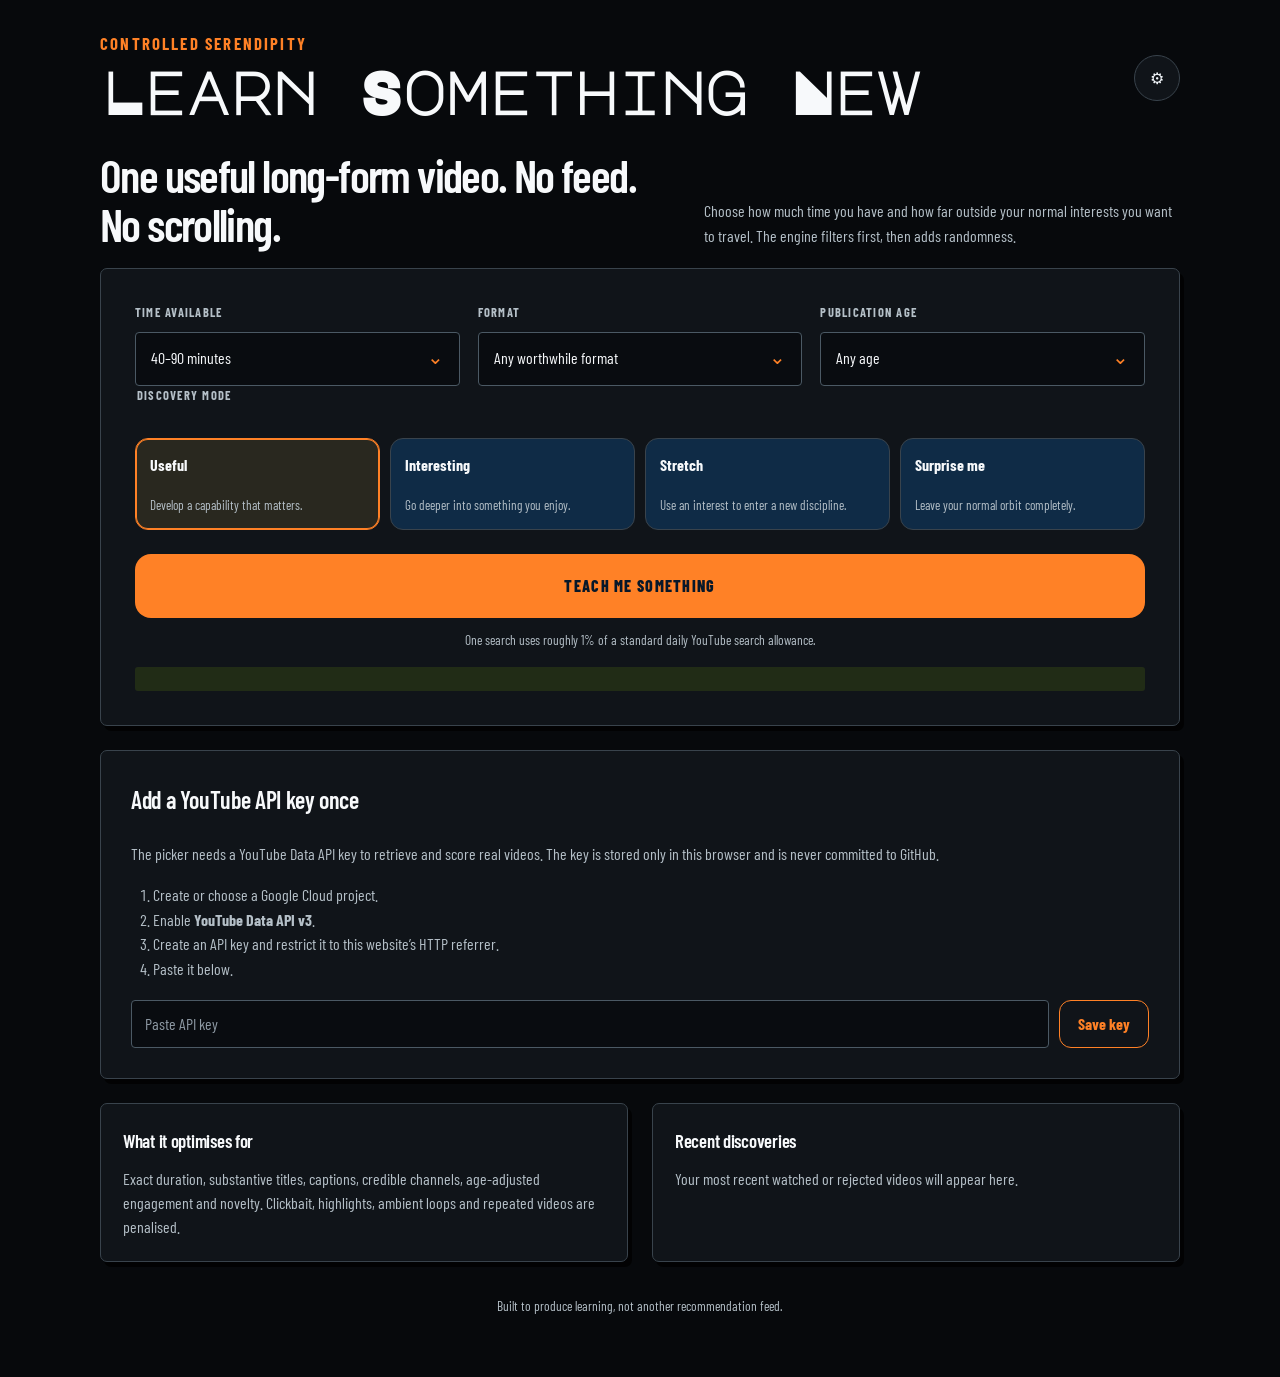
<file: learn/content.html>
<!doctype html>
<html lang="en-GB">
<head>
  <meta charset="utf-8">
  <meta name="viewport" content="width=device-width, initial-scale=1">
  <meta name="description" content="A controlled-serendipity YouTube picker for useful long-form learning.">
  <meta name="theme-color" content="#07182A">
  <title>Learn Something New</title>
  <link rel="preconnect" href="https://fonts.googleapis.com">
  <link rel="preconnect" href="https://fonts.gstatic.com" crossorigin>
  <link href="https://fonts.googleapis.com/css2?family=Gloria+Hallelujah&family=Swanky+and+Moo+Moo&display=swap" rel="stylesheet">
  <style>
    :root {
      color-scheme: dark;
      --bg: #0b1117;
      --surface: #121b24;
      --surface-2: #182431;
      --surface-3: #213140;
      --text: #f4f7f8;
      --muted: #a9b6c2;
      --line: #314454;
      --accent: #f6c453;
      --accent-strong: #ffd66f;
      --accent-ink: #1a1407;
      --good: #79d6a3;
      --danger: #ff8f8f;
      --focus: #8bd3ff;
      --shadow: 0 20px 60px rgb(0 0 0 / 28%);
      --radius: 22px;
      --radius-small: 13px;
      --max-width: 1040px;
    }

    * { box-sizing: border-box; }

    html { scroll-behavior: smooth; }

    body {
      margin: 0;
      min-height: 100vh;
      font-family: var(--font-ui), Arial, sans-serif;
      color: var(--text);
      background:
        radial-gradient(circle at 12% 8%, rgb(246 196 83 / 10%), transparent 28rem),
        radial-gradient(circle at 88% 28%, rgb(82 145 185 / 12%), transparent 30rem),
        var(--bg);
    }

    button,
    input,
    select,
    textarea { font: inherit; }

    button,
    a { -webkit-tap-highlight-color: transparent; }

    a { color: inherit; }

    :focus-visible {
      outline: 3px solid var(--focus);
      outline-offset: 3px;
    }

    .skip-link {
      position: fixed;
      z-index: 100;
      top: 12px;
      left: 12px;
      transform: translateY(-160%);
      padding: 10px 14px;
      border-radius: 10px;
      background: var(--text);
      color: var(--bg);
    }

    .skip-link:focus { transform: none; }

    .shell {
      width: min(calc(100% - 28px), var(--max-width));
      margin-inline: auto;
      padding: 28px 0 60px;
    }

    header {
      display: flex;
      align-items: center;
      justify-content: space-between;
      gap: 20px;
      margin-bottom: 30px;
    }

    .brand-kicker {
      margin: 0 0 2px;
      font-size: 1.05rem;
      font-weight: 700;
      letter-spacing: .13em;
      text-transform: uppercase;
      color: var(--accent);
    }

    .brand-title {
      margin: 0;
      font-family: var(--font-ui), Arial, sans-serif;
      font-size: clamp(2.4rem, 8vw, 4.6rem);
      font-weight: 400;
      line-height: .85;
    }

    .icon-button {
      display: inline-grid;
      place-items: center;
      min-width: 46px;
      min-height: 46px;
      border: 1px solid var(--line);
      border-radius: 50%;
      color: var(--text);
      background: var(--surface);
      cursor: pointer;
    }

    .icon-button:hover { background: var(--surface-2); }

    .intro {
      display: grid;
      grid-template-columns: minmax(0, 1.2fr) minmax(260px, .8fr);
      gap: 24px;
      align-items: end;
      margin-bottom: 24px;
    }

    .intro h2 {
      max-width: 720px;
      margin: 0;
      font-size: clamp(2rem, 6vw, 4.3rem);
      line-height: .98;
      letter-spacing: -.035em;
    }

    .intro p {
      margin: 0;
      color: var(--muted);
      font-size: 1.05rem;
      line-height: 1.55;
    }

    .panel {
      border: 1px solid var(--line);
      border-radius: var(--radius);
      background: rgb(18 27 36 / 90%);
      box-shadow: var(--shadow);
      backdrop-filter: blur(16px);
    }

    .picker {
      padding: clamp(20px, 4vw, 34px);
    }

    .control-grid {
      display: grid;
      grid-template-columns: repeat(3, minmax(0, 1fr));
      gap: 18px;
    }

    fieldset {
      min-width: 0;
      margin: 0;
      padding: 0;
      border: 0;
    }

    legend,
    .field-label {
      display: block;
      margin-bottom: 9px;
      color: var(--muted);
      font-size: .78rem;
      font-weight: 700;
      letter-spacing: .1em;
      text-transform: uppercase;
    }

    .select-wrap { position: relative; }

    select,
    .text-input,
    textarea {
      width: 100%;
      border: 1px solid var(--line);
      border-radius: var(--radius-small);
      color: var(--text);
      background: var(--surface-2);
    }

    select {
      min-height: 54px;
      appearance: none;
      padding: 0 44px 0 15px;
      cursor: pointer;
    }

    .select-wrap::after {
      content: "⌄";
      position: absolute;
      top: 50%;
      right: 16px;
      transform: translateY(-58%);
      color: var(--accent);
      font-size: 1.25rem;
      pointer-events: none;
    }

    .mode-grid {
      display: grid;
      grid-template-columns: repeat(4, minmax(0, 1fr));
      gap: 10px;
      margin: 24px 0;
    }

    .mode-option { position: relative; }

    .mode-option input {
      position: absolute;
      width: 1px;
      height: 1px;
      opacity: 0;
    }

    .mode-option label {
      display: flex;
      min-height: 92px;
      flex-direction: column;
      justify-content: space-between;
      gap: 8px;
      padding: 14px;
      border: 1px solid var(--line);
      border-radius: var(--radius-small);
      background: var(--surface-2);
      cursor: pointer;
    }

    .mode-option label strong { font-size: 1rem; }
    .mode-option label span { color: var(--muted); font-size: .82rem; line-height: 1.35; }

    .mode-option input:checked + label {
      border-color: var(--accent);
      background: rgb(246 196 83 / 11%);
      box-shadow: inset 0 0 0 1px var(--accent);
    }

    .mode-option input:focus-visible + label {
      outline: 3px solid var(--focus);
      outline-offset: 3px;
    }

    .primary-button {
      width: 100%;
      min-height: 64px;
      border: 0;
      border-radius: 16px;
      padding: 16px 22px;
      background: var(--accent);
      color: var(--accent-ink);
      font-weight: 800;
      letter-spacing: .08em;
      text-transform: uppercase;
      cursor: pointer;
      transition: transform .15s ease, background .15s ease;
    }

    .primary-button:hover { background: var(--accent-strong); transform: translateY(-1px); }
    .primary-button:active { transform: translateY(1px); }
    .primary-button:disabled { cursor: wait; opacity: .65; transform: none; }

    .microcopy {
      margin: 12px 0 0;
      color: var(--muted);
      font-size: .84rem;
      text-align: center;
    }

    .status {
      min-height: 24px;
      margin: 16px 0 0;
      color: var(--muted);
      text-align: center;
    }

    .status.error { color: var(--danger); }
    .status.success { color: var(--good); }

    .result {
      display: none;
      overflow: hidden;
      margin-top: 24px;
    }

    .result.is-visible { display: grid; }

    .result-media {
      position: relative;
      aspect-ratio: 16 / 9;
      overflow: hidden;
      background: #000;
    }

    .result-media img {
      width: 100%;
      height: 100%;
      object-fit: cover;
      display: block;
    }

    .duration-badge {
      position: absolute;
      right: 12px;
      bottom: 12px;
      padding: 6px 9px;
      border-radius: 8px;
      background: rgb(0 0 0 / 82%);
      font-weight: 700;
    }

    .result-body { padding: clamp(20px, 4vw, 32px); }

    .result-eyebrow {
      display: flex;
      flex-wrap: wrap;
      gap: 8px;
      margin-bottom: 14px;
    }

    .chip {
      display: inline-flex;
      align-items: center;
      min-height: 30px;
      padding: 5px 10px;
      border: 1px solid var(--line);
      border-radius: 999px;
      color: var(--muted);
      background: var(--surface-2);
      font-size: .78rem;
      font-weight: 700;
    }

    .chip.accent { border-color: rgb(246 196 83 / 50%); color: var(--accent); }

    .result h3 {
      margin: 0 0 10px;
      font-size: clamp(1.45rem, 4vw, 2.35rem);
      line-height: 1.08;
      letter-spacing: -.02em;
    }

    .channel {
      margin: 0 0 18px;
      color: var(--muted);
      font-weight: 600;
    }

    .reason {
      margin: 0;
      padding: 16px;
      border-left: 4px solid var(--accent);
      border-radius: 0 12px 12px 0;
      background: rgb(246 196 83 / 8%);
      line-height: 1.55;
    }

    .metrics {
      display: flex;
      flex-wrap: wrap;
      gap: 10px 18px;
      margin: 18px 0 0;
      color: var(--muted);
      font-size: .88rem;
    }

    .actions {
      display: grid;
      grid-template-columns: 1.4fr repeat(3, minmax(0, .8fr));
      gap: 10px;
      margin-top: 22px;
    }

    .action-button,
    .watch-link {
      display: inline-flex;
      min-height: 48px;
      align-items: center;
      justify-content: center;
      padding: 10px 14px;
      border: 1px solid var(--line);
      border-radius: 12px;
      text-align: center;
      text-decoration: none;
      color: var(--text);
      background: var(--surface-2);
      cursor: pointer;
    }

    .watch-link {
      border-color: var(--accent);
      background: var(--accent);
      color: var(--accent-ink);
      font-weight: 800;
    }

    .action-button:hover { background: var(--surface-3); }

    .learning-note {
      display: none;
      margin-top: 18px;
      padding-top: 18px;
      border-top: 1px solid var(--line);
    }

    .learning-note.is-visible { display: block; }

    .note-row {
      display: grid;
      grid-template-columns: 1fr auto;
      gap: 10px;
    }

    .text-input { min-height: 48px; padding: 10px 13px; }

    .save-button {
      min-height: 48px;
      padding: 10px 16px;
      border: 0;
      border-radius: 12px;
      color: var(--accent-ink);
      background: var(--accent);
      font-weight: 700;
      cursor: pointer;
    }

    .setup {
      display: none;
      margin-top: 24px;
      padding: clamp(20px, 4vw, 30px);
    }

    .setup.is-visible { display: block; }
    .setup h3 { margin-top: 0; font-size: 1.5rem; }
    .setup p, .setup li { color: var(--muted); line-height: 1.55; }
    .setup ol { padding-left: 22px; }

    .setup-grid {
      display: grid;
      grid-template-columns: 1fr auto;
      gap: 10px;
      margin-top: 18px;
    }

    .secondary-button {
      min-height: 48px;
      padding: 10px 18px;
      border: 1px solid var(--accent);
      border-radius: 12px;
      color: var(--accent);
      background: transparent;
      font-weight: 700;
      cursor: pointer;
    }

    .secondary-button:hover { background: rgb(246 196 83 / 9%); }

    .below-grid {
      display: grid;
      grid-template-columns: repeat(2, minmax(0, 1fr));
      gap: 24px;
      margin-top: 24px;
    }

    .small-panel { padding: 22px; }
    .small-panel h3 { margin: 0 0 12px; }
    .small-panel p { margin: 0; color: var(--muted); line-height: 1.5; }

    .history-list {
      display: grid;
      gap: 10px;
      margin: 16px 0 0;
      padding: 0;
      list-style: none;
    }

    .history-item {
      display: grid;
      grid-template-columns: 1fr auto;
      gap: 12px;
      align-items: start;
      padding: 12px;
      border-radius: 12px;
      background: var(--surface-2);
    }

    .history-item a { text-decoration: none; font-weight: 700; }
    .history-item small { display: block; margin-top: 4px; color: var(--muted); }
    .history-empty { color: var(--muted); }

    footer {
      margin-top: 34px;
      color: var(--muted);
      font-size: .84rem;
      text-align: center;
    }

    dialog {
      width: min(calc(100% - 28px), 680px);
      max-height: min(760px, calc(100vh - 32px));
      overflow: auto;
      padding: 0;
      border: 1px solid var(--line);
      border-radius: var(--radius);
      color: var(--text);
      background: var(--surface);
      box-shadow: var(--shadow);
    }

    dialog::backdrop { background: rgb(0 0 0 / 72%); backdrop-filter: blur(5px); }

    .dialog-head {
      position: sticky;
      top: 0;
      display: flex;
      align-items: center;
      justify-content: space-between;
      gap: 20px;
      padding: 18px 20px;
      border-bottom: 1px solid var(--line);
      background: var(--surface);
    }

    .dialog-head h2 { margin: 0; font-size: 1.4rem; }
    .dialog-body { padding: 20px; }
    .dialog-body p { color: var(--muted); line-height: 1.55; }

    .danger-button {
      min-height: 42px;
      padding: 9px 13px;
      border: 1px solid rgb(255 143 143 / 50%);
      border-radius: 11px;
      color: var(--danger);
      background: transparent;
      cursor: pointer;
    }

    .sr-only {
      position: absolute !important;
      width: 1px !important;
      height: 1px !important;
      padding: 0 !important;
      margin: -1px !important;
      overflow: hidden !important;
      clip: rect(0, 0, 0, 0) !important;
      white-space: nowrap !important;
      border: 0 !important;
    }

    @media (max-width: 820px) {
      .intro,
      .below-grid { grid-template-columns: 1fr; }
      .intro { align-items: start; }
      .control-grid { grid-template-columns: 1fr 1fr; }
      .control-grid > :last-child { grid-column: 1 / -1; }
      .mode-grid { grid-template-columns: 1fr 1fr; }
      .actions { grid-template-columns: 1fr 1fr; }
      .watch-link { grid-column: 1 / -1; }
    }

    @media (max-width: 520px) {
      .shell { width: min(calc(100% - 20px), var(--max-width)); padding-top: 18px; }
      header { align-items: flex-start; }
      .control-grid,
      .mode-grid,
      .actions,
      .setup-grid,
      .note-row { grid-template-columns: 1fr; }
      .control-grid > :last-child,
      .watch-link { grid-column: auto; }
      .mode-option label { min-height: 78px; }
      .microcopy { text-align: left; }
    }

    @media (prefers-reduced-motion: reduce) {
      *, *::before, *::after {
        scroll-behavior: auto !important;
        animation-duration: .01ms !important;
        animation-iteration-count: 1 !important;
        transition-duration: .01ms !important;
      }
    }
  </style>

<style id="homepage-legacy-learn-palette">
  :root {
    color-scheme: dark;
    --bg: #07182A;
    --surface: #0A2037;
    --surface-2: #0F2B46;
    --surface-3: #163A5B;
    --text: #F3F7FB;
    --muted: #B6C9DB;
    --line: rgba(190,214,235,.18);
    --accent: #FF8126;
    --accent-strong: #FFAD62;
    --accent-ink: #07182A;
    --good: #45DB70;
    --danger: #FF6A6A;
    --focus: #3FE36D;
    --shadow: 0 20px 60px rgb(0 0 0 / 30%);
  }
  body {
    background:
      radial-gradient(circle at 12% 8%, rgb(255 129 38 / 12%), transparent 28rem),
      radial-gradient(circle at 88% 28%, rgb(125 185 232 / 16%), transparent 30rem),
      linear-gradient(160deg, #07182A 0%, #0A2037 58%, #102D49 100%) !important;
  }
  .panel { background: rgb(10 32 55 / 94%) !important; }
</style>

  <link rel="stylesheet" href="../assets/type-system.css?v=20261020-font1">
</head>
<body>
  <a class="skip-link" href="#main">Skip to picker</a>

  <div class="shell">
    <header>
      <div>
        <p class="brand-kicker">Controlled serendipity</p>
        <h1 class="brand-title">Learn Something New</h1>
      </div>
      <button class="icon-button" id="settingsButton" type="button" aria-label="Open settings" title="Settings">⚙</button>
    </header>

    <main id="main">
      <section class="intro" aria-labelledby="introTitle">
        <h2 id="introTitle">One useful long-form video. No feed. No scrolling.</h2>
        <p>Choose how much time you have and how far outside your normal interests you want to travel. The engine filters first, then adds randomness.</p>
      </section>

      <section class="panel picker" aria-labelledby="pickerTitle">
        <h2 class="sr-only" id="pickerTitle">Choose your learning video</h2>

        <div class="control-grid">
          <div>
            <label class="field-label" for="duration">Time available</label>
            <div class="select-wrap">
              <select id="duration">
                <option value="20-40">20–40 minutes</option>
                <option value="40-90" selected>40–90 minutes</option>
                <option value="90-240">90 minutes–4 hours</option>
              </select>
            </div>
          </div>

          <div>
            <label class="field-label" for="format">Format</label>
            <div class="select-wrap">
              <select id="format">
                <option value="any" selected>Any worthwhile format</option>
                <option value="lesson">Practical lesson</option>
                <option value="lecture">Lecture or course</option>
                <option value="documentary">Documentary</option>
                <option value="interview">Expert interview</option>
              </select>
            </div>
          </div>

          <div>
            <label class="field-label" for="freshness">Publication age</label>
            <div class="select-wrap">
              <select id="freshness">
                <option value="any" selected>Any age</option>
                <option value="year">Past year</option>
                <option value="fiveYears">Past five years</option>
              </select>
            </div>
          </div>
        </div>

        <fieldset>
          <legend class="field-label" style="margin-top: 24px;">Discovery mode</legend>
          <div class="mode-grid">
            <div class="mode-option">
              <input type="radio" name="mode" id="modeUseful" value="useful" checked>
              <label for="modeUseful"><strong>Useful</strong><span>Develop a capability that matters.</span></label>
            </div>
            <div class="mode-option">
              <input type="radio" name="mode" id="modeInteresting" value="interesting">
              <label for="modeInteresting"><strong>Interesting</strong><span>Go deeper into something you enjoy.</span></label>
            </div>
            <div class="mode-option">
              <input type="radio" name="mode" id="modeStretch" value="stretch">
              <label for="modeStretch"><strong>Stretch</strong><span>Use an interest to enter a new discipline.</span></label>
            </div>
            <div class="mode-option">
              <input type="radio" name="mode" id="modeSurprise" value="surprise">
              <label for="modeSurprise"><strong>Surprise me</strong><span>Leave your normal orbit completely.</span></label>
            </div>
          </div>
        </fieldset>

        <button class="primary-button" id="discoverButton" type="button">Teach me something</button>
        <p class="microcopy">One search uses roughly 1% of a standard daily YouTube search allowance.</p>
        <p class="status" id="status" role="status" aria-live="polite"></p>
      </section>

      <section class="panel setup" id="setupPanel" aria-labelledby="setupTitle">
        <h3 id="setupTitle">Add a YouTube API key once</h3>
        <p>The picker needs a YouTube Data API key to retrieve and score real videos. The key is stored only in this browser and is never committed to GitHub.</p>
        <ol>
          <li>Create or choose a Google Cloud project.</li>
          <li>Enable <strong>YouTube Data API v3</strong>.</li>
          <li>Create an API key and restrict it to this website’s HTTP referrer.</li>
          <li>Paste it below.</li>
        </ol>
        <div class="setup-grid">
          <label class="sr-only" for="apiKeyInline">YouTube Data API key</label>
          <input class="text-input" id="apiKeyInline" type="password" autocomplete="off" placeholder="Paste API key">
          <button class="secondary-button" id="saveKeyInline" type="button">Save key</button>
        </div>
      </section>

      <article class="panel result" id="resultCard" aria-labelledby="videoTitle">
        <div class="result-media">
          <img id="thumbnail" alt="">
          <span class="duration-badge" id="durationBadge"></span>
        </div>
        <div class="result-body">
          <div class="result-eyebrow">
            <span class="chip accent" id="topicChip"></span>
            <span class="chip" id="modeChip"></span>
            <span class="chip" id="captionChip" hidden>Captions</span>
          </div>
          <h3 id="videoTitle"></h3>
          <p class="channel" id="channel"></p>
          <p class="reason" id="reason"></p>
          <div class="metrics" id="metrics"></div>

          <div class="actions">
            <a class="watch-link" id="watchLink" href="#" target="_blank" rel="noopener noreferrer">Watch on YouTube</a>
            <button class="action-button" id="anotherButton" type="button">Another</button>
            <button class="action-button" id="knownButton" type="button">Already know it</button>
            <button class="action-button" id="rejectButton" type="button">Not useful</button>
          </div>

          <div class="learning-note" id="learningNote">
            <label class="field-label" for="learningInput">What did you learn?</label>
            <div class="note-row">
              <input class="text-input" id="learningInput" maxlength="240" placeholder="One sentence is enough.">
              <button class="save-button" id="saveLearningButton" type="button">Save note</button>
            </div>
          </div>
        </div>
      </article>

      <section class="below-grid" aria-label="How the picker works and recent history">
        <article class="panel small-panel">
          <h3>What it optimises for</h3>
          <p>Exact duration, substantive titles, captions, credible channels, age-adjusted engagement and novelty. Clickbait, highlights, ambient loops and repeated videos are penalised.</p>
        </article>
        <article class="panel small-panel">
          <h3>Recent discoveries</h3>
          <p id="historyIntro">Your most recent watched or rejected videos will appear here.</p>
          <ul class="history-list" id="historyList"></ul>
        </article>
      </section>
    </main>

    <footer>
      Built to produce learning, not another recommendation feed.
    </footer>
  </div>

  <dialog id="settingsDialog" aria-labelledby="settingsTitle">
    <div class="dialog-head">
      <h2 id="settingsTitle">Settings</h2>
      <button class="icon-button" id="closeSettings" type="button" aria-label="Close settings">×</button>
    </div>
    <div class="dialog-body">
      <label class="field-label" for="apiKeySettings">YouTube Data API key</label>
      <input class="text-input" id="apiKeySettings" type="password" autocomplete="off" placeholder="Paste API key">
      <p>Your key remains in local browser storage. Restrict it in Google Cloud to the YouTube Data API and this site’s HTTP referrer.</p>
      <button class="secondary-button" id="saveKeySettings" type="button">Save API key</button>
      <button class="danger-button" id="removeKey" type="button" style="margin-left: 8px;">Remove key</button>

      <hr style="border: 0; border-top: 1px solid var(--line); margin: 24px 0;">

      <h3>Learning history</h3>
      <p>History is kept on this device so the picker can avoid repetition. It is not uploaded anywhere.</p>
      <button class="danger-button" id="clearHistory" type="button">Clear history</button>
    </div>
  </dialog>

  <script>
    "use strict";

    const STORAGE = {
      apiKey: "learnSomething.youtubeApiKey",
      history: "learnSomething.history",
      shown: "learnSomething.shownIds",
      rejectedChannels: "learnSomething.rejectedChannels"
    };

    const modeLabels = {
      useful: "Useful",
      interesting: "Interesting",
      stretch: "Stretch",
      surprise: "Surprise me"
    };

    const durationRanges = {
      "20-40": { min: 20, max: 40, label: "20–40 minutes" },
      "40-90": { min: 40, max: 90, label: "40–90 minutes" },
      "90-240": { min: 90, max: 240, label: "90 minutes–4 hours" }
    };

    const formatModifiers = {
      any: ["explained", "deep dive", "full documentary", "lecture"],
      lesson: ["complete guide", "practical lesson", "masterclass", "how it works"],
      lecture: ["full lecture", "university lecture", "course", "seminar"],
      documentary: ["full documentary", "documentary", "history documentary"],
      interview: ["expert interview", "long form interview", "conversation", "podcast"]
    };

    const topicPools = {
      useful: [
        { topic: "Data strategy", query: "data strategy operating model governance explained", why: "It develops your ability to turn data work into institutional direction rather than disconnected outputs." },
        { topic: "Data storytelling", query: "data storytelling decision making visualisation masterclass", why: "It strengthens the bridge between correct analysis and influential communication." },
        { topic: "Systems thinking", query: "systems thinking organisations feedback loops lecture", why: "It helps you reason about incentives, bottlenecks and second-order effects rather than isolated tasks." },
        { topic: "Organisational politics", query: "organisational politics influence without authority lecture", why: "It addresses the human systems that determine whether sound analysis is actually acted upon." },
        { topic: "Leadership", query: "leadership difficult conversations accountability lecture", why: "It builds the softer capability needed to lead work across authority boundaries." },
        { topic: "Biblical theology", query: "biblical theology kingdom of God lecture", why: "It deepens theological understanding while connecting individual passages to the whole biblical story." },
        { topic: "Church history", query: "church history reformation early church documentary lecture", why: "It provides historical context for present Anglican belief, practice and institutional life." },
        { topic: "Cybersecurity", query: "cybersecurity threat modelling fundamentals full lecture", why: "It develops defensive thinking: assets, threats, controls and trade-offs rather than tool collecting." },
        { topic: "Programming", query: "software engineering fundamentals maintainable code lecture", why: "It strengthens the principles behind reliable scripts and systems, not just syntax." },
        { topic: "Human performance", query: "exercise physiology strength adaptation full lecture", why: "It connects training decisions to physiology, recovery and long-term capacity." },
        { topic: "ADHD systems", query: "ADHD executive function evidence based lecture", why: "It may improve how you design routines around executive-function constraints rather than moralising them." },
        { topic: "Decision science", query: "decision making uncertainty cognitive bias lecture", why: "It sharpens judgement where evidence is incomplete and action still has to be taken." }
      ],
      interesting: [
        { topic: "Motorcycles", query: "motorcycle engineering chassis suspension roadcraft documentary", why: "It goes beyond reviews into the engineering and judgement that make motorcycles work." },
        { topic: "Pokémon", query: "Pokemon game design probability competitive strategy documentary", why: "It treats Pokémon as a designed system of probability, incentives, information and culture." },
        { topic: "Inline skating", query: "inline skating biomechanics technique urban skating documentary", why: "It connects practical skating to movement mechanics, equipment and the built environment." },
        { topic: "Strength sports", query: "strongman history training science documentary", why: "It revisits a familiar world through sports science, history and programming rather than highlights." },
        { topic: "Basketball", query: "basketball tactics spacing decision making documentary", why: "It explores the strategic structure underneath a sport you know deeply." },
        { topic: "Watches", query: "mechanical watch movement engineering horology documentary", why: "It opens the mechanics, manufacturing and history behind analogue watches." },
        { topic: "Whisky", query: "whisky distillation chemistry production documentary", why: "It turns an interest in flavour into chemistry, production, geography and economics." },
        { topic: "Game design", query: "game design systems player psychology lecture", why: "It examines why games create compelling decisions rather than merely describing them." },
        { topic: "Android customisation", query: "Android launcher interface design digital minimalism lecture", why: "It places phone customisation inside the larger questions of attention and interface design." },
        { topic: "Football tactics", query: "football tactics data analytics documentary lecture", why: "It connects sporting interest with spatial reasoning, incentives and data." }
      ],
      stretch: [
        { topic: "Motorcycles × materials science", query: "motorcycle materials science metallurgy composites engineering lecture", why: "A familiar machine becomes an entry point into metallurgy, fatigue, composites and engineering trade-offs." },
        { topic: "Motorcycles × transport policy", query: "motorcycles transport planning road safety policy documentary", why: "It moves from riding and machines into infrastructure, regulation and public policy." },
        { topic: "Pokémon × probability", query: "Pokemon probability expected value game theory competitive", why: "It uses a familiar battle system to explore uncertainty, expected value and strategic information." },
        { topic: "Pokémon × cultural anthropology", query: "Pokemon cultural history anthropology documentary", why: "It uses a familiar franchise to examine collecting, childhood, globalisation and cultural transmission." },
        { topic: "Skating × urban planning", query: "inline skating urban planning walkability micromobility documentary", why: "It turns skating friction into questions about streets, transport priorities and public space." },
        { topic: "Skating × biomechanics", query: "inline skating biomechanics balance gait sports science lecture", why: "It connects technique to force transfer, balance, joints and motor learning." },
        { topic: "Strength × ageing biology", query: "strength training ageing muscle biology sarcopenia lecture", why: "It extends strength training into longevity, independence and the biology of ageing." },
        { topic: "Theology × psychology", query: "theology psychology virtue formation habits lecture", why: "It examines formation, desire and habit across theological and behavioural perspectives." },
        { topic: "Data × cartography", query: "data visualisation cartography map design lecture", why: "It connects analytical communication to geography, projection, visual hierarchy and spatial truth." },
        { topic: "Data × organisational power", query: "data governance organisational power incentives lecture", why: "It tests the assumption that better information automatically produces better decisions." },
        { topic: "Watches × manufacturing", query: "precision manufacturing mechanical watches documentary engineering", why: "It uses horology to enter tolerances, machining, quality control and industrial craft." },
        { topic: "Whisky × sensory science", query: "sensory science flavour perception whisky lecture", why: "It uses tasting to explore perception, chemistry, expectation and measurement." }
      ],
      surprise: [
        { topic: "Volcanology", query: "volcanology magma eruption science full documentary lecture", why: "It is a genuinely different domain governed by pressure, materials, risk and deep time." },
        { topic: "Marine biology", query: "deep sea marine biology full documentary lecture", why: "It opens an unfamiliar ecosystem shaped by extreme constraints and unusual adaptations." },
        { topic: "Semiconductor fabrication", query: "semiconductor fabrication chip manufacturing documentary lecture", why: "It reveals the extraordinary physical manufacturing behind ordinary digital life." },
        { topic: "Ancient languages", query: "ancient language decipherment linguistics documentary lecture", why: "It explores how meaning is reconstructed from fragments, patterns and historical evidence." },
        { topic: "Forestry", query: "forestry ecosystem management full documentary lecture", why: "It introduces stewardship decisions that play out across decades rather than weeks." },
        { topic: "Opera", query: "how opera works music history full documentary lecture", why: "It offers a new artistic system combining voice, theatre, language and institutional history." },
        { topic: "Ceramics", query: "ceramics chemistry kiln pottery documentary lecture", why: "It connects craft to heat, minerals, chemistry and material transformation." },
        { topic: "Antarctic exploration", query: "Antarctic exploration history full documentary", why: "It combines logistics, survival, leadership and human decision-making under extreme uncertainty." },
        { topic: "Agricultural soil", query: "soil science agriculture full documentary lecture", why: "It reveals the living system underneath food, climate and land stewardship." },
        { topic: "Logistics", query: "global logistics supply chain ports full documentary lecture", why: "It exposes the hidden coordination system that makes modern life physically possible." },
        { topic: "Architecture", query: "architecture structural engineering history full documentary lecture", why: "It combines aesthetics, constraint, materials and human behaviour at building scale." },
        { topic: "Linguistics", query: "linguistics how language changes full lecture documentary", why: "It opens a rigorous way to study language, identity, history and cognition." },
        { topic: "Astronomy", query: "stellar evolution astronomy full lecture documentary", why: "It expands the scale of the problem space from human institutions to cosmic time." },
        { topic: "Textile manufacturing", query: "textile manufacturing fibres weaving documentary", why: "It reveals the engineering, labour and supply chains hidden inside ordinary clothing." }
      ]
    };

    const respectedChannels = [
      "mit opencourseware", "stanford", "harvard", "yalecourses", "royal institution",
      "the royal institution", "veritasium", "smartereveryday", "practical engineering",
      "wendover productions", "real engineering", "fall of civilizations", "kings and generals",
      "bibleproject", "nt wright online", "the bible project", "computerphile", "numberphile",
      "3blue1brown", "pbs space time", "dw documentary", "bbc ideas", "freecodecamp.org",
      "gcn tech", "fortnine", "the b1m", "institution of mechanical engineers"
    ];

    const clickbaitPhrases = [
      "you won't believe", "this changes everything", "they don't want you to know", "shocking",
      "destroyed", "obliterated", "gone wrong", "must watch", "before it's deleted", "exposed",
      "the truth about", "insane", "craziest", "secret trick"
    ];

    const lowValuePhrases = [
      "reaction", "highlights", "best moments", "compilation", "ambient", "ambience", "relaxing music",
      "sleep music", "lofi", "lo-fi", "10 hours", "24 hours", "shorts compilation", "asmr"
    ];

    const state = {
      currentVideo: null,
      currentTopic: null,
      isLoading: false
    };

    const elements = {
      duration: document.querySelector("#duration"),
      format: document.querySelector("#format"),
      freshness: document.querySelector("#freshness"),
      discoverButton: document.querySelector("#discoverButton"),
      status: document.querySelector("#status"),
      setupPanel: document.querySelector("#setupPanel"),
      apiKeyInline: document.querySelector("#apiKeyInline"),
      saveKeyInline: document.querySelector("#saveKeyInline"),
      resultCard: document.querySelector("#resultCard"),
      thumbnail: document.querySelector("#thumbnail"),
      durationBadge: document.querySelector("#durationBadge"),
      topicChip: document.querySelector("#topicChip"),
      modeChip: document.querySelector("#modeChip"),
      captionChip: document.querySelector("#captionChip"),
      videoTitle: document.querySelector("#videoTitle"),
      channel: document.querySelector("#channel"),
      reason: document.querySelector("#reason"),
      metrics: document.querySelector("#metrics"),
      watchLink: document.querySelector("#watchLink"),
      anotherButton: document.querySelector("#anotherButton"),
      knownButton: document.querySelector("#knownButton"),
      rejectButton: document.querySelector("#rejectButton"),
      learningNote: document.querySelector("#learningNote"),
      learningInput: document.querySelector("#learningInput"),
      saveLearningButton: document.querySelector("#saveLearningButton"),
      historyList: document.querySelector("#historyList"),
      historyIntro: document.querySelector("#historyIntro"),
      settingsDialog: document.querySelector("#settingsDialog"),
      settingsButton: document.querySelector("#settingsButton"),
      closeSettings: document.querySelector("#closeSettings"),
      apiKeySettings: document.querySelector("#apiKeySettings"),
      saveKeySettings: document.querySelector("#saveKeySettings"),
      removeKey: document.querySelector("#removeKey"),
      clearHistory: document.querySelector("#clearHistory")
    };

    function safeParse(value, fallback) {
      try {
        return value ? JSON.parse(value) : fallback;
      } catch {
        return fallback;
      }
    }

    function getStoredArray(key) {
      const value = safeParse(localStorage.getItem(key), []);
      return Array.isArray(value) ? value : [];
    }

    function setStoredArray(key, value) {
      localStorage.setItem(key, JSON.stringify(value));
    }

    function getApiKey() {
      return localStorage.getItem(STORAGE.apiKey)?.trim() || "";
    }

    function setStatus(message = "", type = "") {
      elements.status.textContent = message;
      elements.status.className = `status${type ? ` ${type}` : ""}`;
    }

    function randomItem(items) {
      return items[Math.floor(Math.random() * items.length)];
    }

    function selectedMode() {
      return document.querySelector('input[name="mode"]:checked').value;
    }

    function shuffle(items) {
      const copy = [...items];
      for (let index = copy.length - 1; index > 0; index -= 1) {
        const randomIndex = Math.floor(Math.random() * (index + 1));
        [copy[index], copy[randomIndex]] = [copy[randomIndex], copy[index]];
      }
      return copy;
    }

    function buildSearch(topic, format) {
      const modifier = randomItem(formatModifiers[format] || formatModifiers.any);
      return `${topic.query} ${modifier}`.replace(/\s+/g, " ").trim();
    }

    function publishedAfterValue(freshness) {
      if (freshness === "any") return null;
      const date = new Date();
      date.setUTCFullYear(date.getUTCFullYear() - (freshness === "year" ? 1 : 5));
      return date.toISOString();
    }

    function parseDuration(isoDuration) {
      const match = isoDuration.match(/P(?:(\d+)D)?T(?:(\d+)H)?(?:(\d+)M)?(?:(\d+)S)?/);
      if (!match) return 0;
      const [, days = 0, hours = 0, minutes = 0, seconds = 0] = match;
      return (Number(days) * 1440) + (Number(hours) * 60) + Number(minutes) + (Number(seconds) / 60);
    }

    function formatDuration(totalMinutes) {
      const roundedSeconds = Math.round(totalMinutes * 60);
      const hours = Math.floor(roundedSeconds / 3600);
      const minutes = Math.floor((roundedSeconds % 3600) / 60);
      const seconds = roundedSeconds % 60;
      return hours > 0
        ? `${hours}:${String(minutes).padStart(2, "0")}:${String(seconds).padStart(2, "0")}`
        : `${minutes}:${String(seconds).padStart(2, "0")}`;
    }

    function compactNumber(value) {
      return new Intl.NumberFormat("en-GB", { notation: "compact", maximumFractionDigits: 1 }).format(Number(value || 0));
    }

    function ageInDays(publishedAt) {
      return Math.max(1, (Date.now() - new Date(publishedAt).getTime()) / 86_400_000);
    }

    function titleCaseRatio(title) {
      const letters = title.replace(/[^a-z]/gi, "");
      if (!letters.length) return 0;
      const capitals = letters.replace(/[^A-Z]/g, "").length;
      return capitals / letters.length;
    }

    function scoreVideo(video, range, format) {
      const title = video.snippet.title.toLowerCase();
      const channel = video.snippet.channelTitle.toLowerCase();
      const views = Number(video.statistics?.viewCount || 0);
      const likes = Number(video.statistics?.likeCount || 0);
      const comments = Number(video.statistics?.commentCount || 0);
      const days = ageInDays(video.snippet.publishedAt);
      const viewsPerDay = views / days;
      const minutes = video.durationMinutes;
      const midpoint = (range.min + range.max) / 2;

      let score = 0;
      score += Math.log10(views + 10) * 5;
      score += Math.log10(viewsPerDay + 1) * 7;
      score += Math.log10(likes + 1) * 1.5;
      score += Math.log10(comments + 1);
      score += Math.max(0, 8 - (Math.abs(minutes - midpoint) / Math.max(10, midpoint) * 8));

      if (video.contentDetails?.caption === "true") score += 5;
      if (video.contentDetails?.definition === "hd") score += 1;
      if (respectedChannels.some(name => channel.includes(name))) score += 10;
      if (/lecture|documentary|course|seminar|masterclass|explained|engineering|history|science/.test(title)) score += 3;
      if (format === "interview" && /interview|conversation|podcast/.test(title)) score += 4;
      if (format === "documentary" && /documentary/.test(title)) score += 5;
      if (format === "lecture" && /lecture|course|seminar/.test(title)) score += 5;
      if (format === "lesson" && /guide|lesson|masterclass|how to|explained/.test(title)) score += 4;

      if (clickbaitPhrases.some(phrase => title.includes(phrase))) score -= 10;
      if (lowValuePhrases.some(phrase => title.includes(phrase))) score -= 18;
      if (titleCaseRatio(video.snippet.title) > 0.55 && video.snippet.title.length > 18) score -= 7;
      if ((video.snippet.title.match(/!/g) || []).length > 2) score -= 4;

      const rejectedChannels = getStoredArray(STORAGE.rejectedChannels).map(value => value.toLowerCase());
      if (rejectedChannels.includes(channel)) score -= 50;
      if (getStoredArray(STORAGE.shown).includes(video.id)) score -= 100;

      return score;
    }

    async function fetchJson(url) {
      const response = await fetch(url);
      const data = await response.json().catch(() => ({}));
      if (!response.ok) {
        const message = data?.error?.message || `YouTube request failed (${response.status}).`;
        throw new Error(message);
      }
      return data;
    }

    async function searchYouTube({ apiKey, query, freshness }) {
      const params = new URLSearchParams({
        part: "snippet",
        q: query,
        key: apiKey,
        type: "video",
        maxResults: "25",
        videoDuration: "long",
        videoEmbeddable: "true",
        safeSearch: "moderate",
        relevanceLanguage: "en",
        regionCode: "GB",
        order: "relevance"
      });

      const publishedAfter = publishedAfterValue(freshness);
      if (publishedAfter) params.set("publishedAfter", publishedAfter);

      const searchData = await fetchJson(`https://www.googleapis.com/youtube/v3/search?${params}`);
      const ids = (searchData.items || []).map(item => item.id?.videoId).filter(Boolean);
      if (!ids.length) return [];

      const detailsParams = new URLSearchParams({
        part: "snippet,contentDetails,statistics,status",
        id: ids.join(","),
        key: apiKey
      });
      const detailsData = await fetchJson(`https://www.googleapis.com/youtube/v3/videos?${detailsParams}`);
      return (detailsData.items || []).map(video => ({
        ...video,
        durationMinutes: parseDuration(video.contentDetails?.duration || "")
      }));
    }

    function chooseCandidate(videos, range, format) {
      const filtered = videos
        .filter(video => video.status?.embeddable !== false)
        .filter(video => video.durationMinutes >= range.min && video.durationMinutes <= range.max)
        .filter(video => !lowValuePhrases.some(phrase => video.snippet.title.toLowerCase().includes(phrase)))
        .map(video => ({ ...video, learningScore: scoreVideo(video, range, format) }))
        .sort((a, b) => b.learningScore - a.learningScore);

      if (!filtered.length) return null;

      const shortlist = filtered.slice(0, Math.min(6, filtered.length));
      const weighted = shortlist.flatMap((video, index) => Array(Math.max(1, shortlist.length - index)).fill(video));
      return randomItem(weighted);
    }

    function rememberShown(videoId) {
      const shown = getStoredArray(STORAGE.shown).filter(id => id !== videoId);
      shown.unshift(videoId);
      setStoredArray(STORAGE.shown, shown.slice(0, 300));
    }

    function historyEntry(status, note = "") {
      if (!state.currentVideo || !state.currentTopic) return null;
      return {
        id: state.currentVideo.id,
        title: state.currentVideo.snippet.title,
        channel: state.currentVideo.snippet.channelTitle,
        url: `https://www.youtube.com/watch?v=${state.currentVideo.id}`,
        topic: state.currentTopic.topic,
        duration: formatDuration(state.currentVideo.durationMinutes),
        status,
        note,
        timestamp: new Date().toISOString()
      };
    }

    function saveHistory(status, note = "") {
      const entry = historyEntry(status, note);
      if (!entry) return;
      const history = getStoredArray(STORAGE.history).filter(item => item.id !== entry.id);
      history.unshift(entry);
      setStoredArray(STORAGE.history, history.slice(0, 30));
      renderHistory();
    }

    function renderHistory() {
      const history = getStoredArray(STORAGE.history).slice(0, 5);
      elements.historyList.replaceChildren();
      elements.historyIntro.hidden = history.length > 0;

      if (!history.length) return;

      history.forEach(item => {
        const listItem = document.createElement("li");
        listItem.className = "history-item";

        const content = document.createElement("div");
        const link = document.createElement("a");
        link.href = item.url;
        link.target = "_blank";
        link.rel = "noopener noreferrer";
        link.textContent = item.title;
        const meta = document.createElement("small");
        meta.textContent = `${item.topic} · ${item.duration}${item.note ? ` · “${item.note}”` : ""}`;
        content.append(link, meta);

        const badge = document.createElement("span");
        badge.className = "chip";
        badge.textContent = item.status === "watched" ? "Watched" : item.status === "known" ? "Known" : "Rejected";

        listItem.append(content, badge);
        elements.historyList.append(listItem);
      });
    }

    function renderVideo(video, topic, mode) {
      state.currentVideo = video;
      state.currentTopic = topic;
      rememberShown(video.id);

      const thumbnail = video.snippet.thumbnails?.maxres?.url
        || video.snippet.thumbnails?.standard?.url
        || video.snippet.thumbnails?.high?.url
        || video.snippet.thumbnails?.medium?.url
        || "";

      elements.thumbnail.src = thumbnail;
      elements.thumbnail.alt = `Thumbnail for ${video.snippet.title}`;
      elements.durationBadge.textContent = formatDuration(video.durationMinutes);
      elements.topicChip.textContent = topic.topic;
      elements.modeChip.textContent = modeLabels[mode];
      elements.captionChip.hidden = video.contentDetails?.caption !== "true";
      elements.videoTitle.textContent = video.snippet.title;
      elements.channel.textContent = video.snippet.channelTitle;
      elements.reason.textContent = topic.why;
      elements.watchLink.href = `https://www.youtube.com/watch?v=${video.id}`;
      elements.learningInput.value = "";
      elements.learningNote.classList.remove("is-visible");

      const published = new Intl.DateTimeFormat("en-GB", { year: "numeric", month: "short" }).format(new Date(video.snippet.publishedAt));
      elements.metrics.replaceChildren();
      [
        `${compactNumber(video.statistics?.viewCount)} views`,
        `Published ${published}`,
        `Quality score ${Math.round(video.learningScore)}`
      ].forEach(text => {
        const span = document.createElement("span");
        span.textContent = text;
        elements.metrics.append(span);
      });

      elements.setupPanel.classList.remove("is-visible");
      elements.resultCard.classList.add("is-visible");
      elements.resultCard.scrollIntoView({ behavior: "smooth", block: "start" });
    }

    async function discover() {
      if (state.isLoading) return;
      const apiKey = getApiKey();
      if (!apiKey) {
        elements.setupPanel.classList.add("is-visible");
        elements.resultCard.classList.remove("is-visible");
        setStatus("Add a restricted YouTube API key to begin.", "error");
        elements.apiKeyInline.focus();
        return;
      }

      state.isLoading = true;
      elements.discoverButton.disabled = true;
      elements.discoverButton.textContent = "Finding something worthwhile…";
      elements.resultCard.classList.remove("is-visible");
      setStatus("Choosing a subject, filtering long-form results and scoring quality…");

      const mode = selectedMode();
      const format = elements.format.value;
      const freshness = elements.freshness.value;
      const range = durationRanges[elements.duration.value];
      const topics = shuffle(topicPools[mode]);
      let lastError = null;

      try {
        for (const topic of topics.slice(0, 2)) {
          const query = buildSearch(topic, format);
          try {
            const videos = await searchYouTube({ apiKey, query, freshness });
            const candidate = chooseCandidate(videos, range, format);
            if (candidate) {
              renderVideo(candidate, topic, mode);
              setStatus("One result selected. Watch it or reject it; do not browse the feed.", "success");
              return;
            }
          } catch (error) {
            lastError = error;
            break;
          }
        }

        if (lastError) throw lastError;
        setStatus(`No strong match landed inside ${range.label}. Try another format, age range or duration.`, "error");
      } catch (error) {
        console.error(error);
        const keyProblem = /api key|keyInvalid|forbidden|referer|quota/i.test(error.message);
        setStatus(keyProblem
          ? `API key problem: ${error.message}`
          : `Could not reach YouTube: ${error.message}`, "error");
        if (keyProblem) elements.setupPanel.classList.add("is-visible");
      } finally {
        state.isLoading = false;
        elements.discoverButton.disabled = false;
        elements.discoverButton.textContent = "Teach me something";
      }
    }

    function saveApiKey(input) {
      const key = input.value.trim();
      if (!key) {
        setStatus("Paste an API key before saving.", "error");
        input.focus();
        return;
      }
      localStorage.setItem(STORAGE.apiKey, key);
      elements.apiKeyInline.value = "";
      elements.apiKeySettings.value = "";
      elements.setupPanel.classList.remove("is-visible");
      setStatus("API key saved on this device. Ready.", "success");
      if (elements.settingsDialog.open) elements.settingsDialog.close();
    }

    elements.discoverButton.addEventListener("click", discover);
    elements.anotherButton.addEventListener("click", discover);

    elements.watchLink.addEventListener("click", () => {
      saveHistory("watched");
      elements.learningNote.classList.add("is-visible");
      window.setTimeout(() => elements.learningInput.focus(), 80);
    });

    elements.knownButton.addEventListener("click", () => {
      saveHistory("known");
      setStatus("Marked as already known. Finding a different direction…");
      discover();
    });

    elements.rejectButton.addEventListener("click", () => {
      saveHistory("rejected");
      if (state.currentVideo) {
        const channels = getStoredArray(STORAGE.rejectedChannels);
        const channel = state.currentVideo.snippet.channelTitle;
        if (!channels.includes(channel)) {
          channels.push(channel);
          setStoredArray(STORAGE.rejectedChannels, channels.slice(-50));
        }
      }
      setStatus("Rejected. That channel will be strongly penalised in future selections.");
      discover();
    });

    elements.saveLearningButton.addEventListener("click", () => {
      const note = elements.learningInput.value.trim();
      if (!note) {
        elements.learningInput.focus();
        return;
      }
      saveHistory("watched", note);
      setStatus("Learning note saved on this device.", "success");
      elements.learningInput.value = "";
      elements.learningNote.classList.remove("is-visible");
    });

    elements.learningInput.addEventListener("keydown", event => {
      if (event.key === "Enter") elements.saveLearningButton.click();
    });

    elements.saveKeyInline.addEventListener("click", () => saveApiKey(elements.apiKeyInline));
    elements.saveKeySettings.addEventListener("click", () => saveApiKey(elements.apiKeySettings));

    elements.apiKeyInline.addEventListener("keydown", event => {
      if (event.key === "Enter") elements.saveKeyInline.click();
    });

    elements.settingsButton.addEventListener("click", () => {
      elements.apiKeySettings.placeholder = getApiKey() ? "API key saved — paste to replace" : "Paste API key";
      elements.settingsDialog.showModal();
    });

    elements.closeSettings.addEventListener("click", () => elements.settingsDialog.close());

    elements.settingsDialog.addEventListener("click", event => {
      if (event.target === elements.settingsDialog) elements.settingsDialog.close();
    });

    elements.removeKey.addEventListener("click", () => {
      localStorage.removeItem(STORAGE.apiKey);
      elements.setupPanel.classList.add("is-visible");
      setStatus("API key removed from this device.");
      elements.settingsDialog.close();
    });

    elements.clearHistory.addEventListener("click", () => {
      localStorage.removeItem(STORAGE.history);
      localStorage.removeItem(STORAGE.shown);
      localStorage.removeItem(STORAGE.rejectedChannels);
      renderHistory();
      setStatus("Local learning history cleared.");
      elements.settingsDialog.close();
    });

    renderHistory();
    if (!getApiKey()) elements.setupPanel.classList.add("is-visible");
  </script>
</body>
</html>
</file>
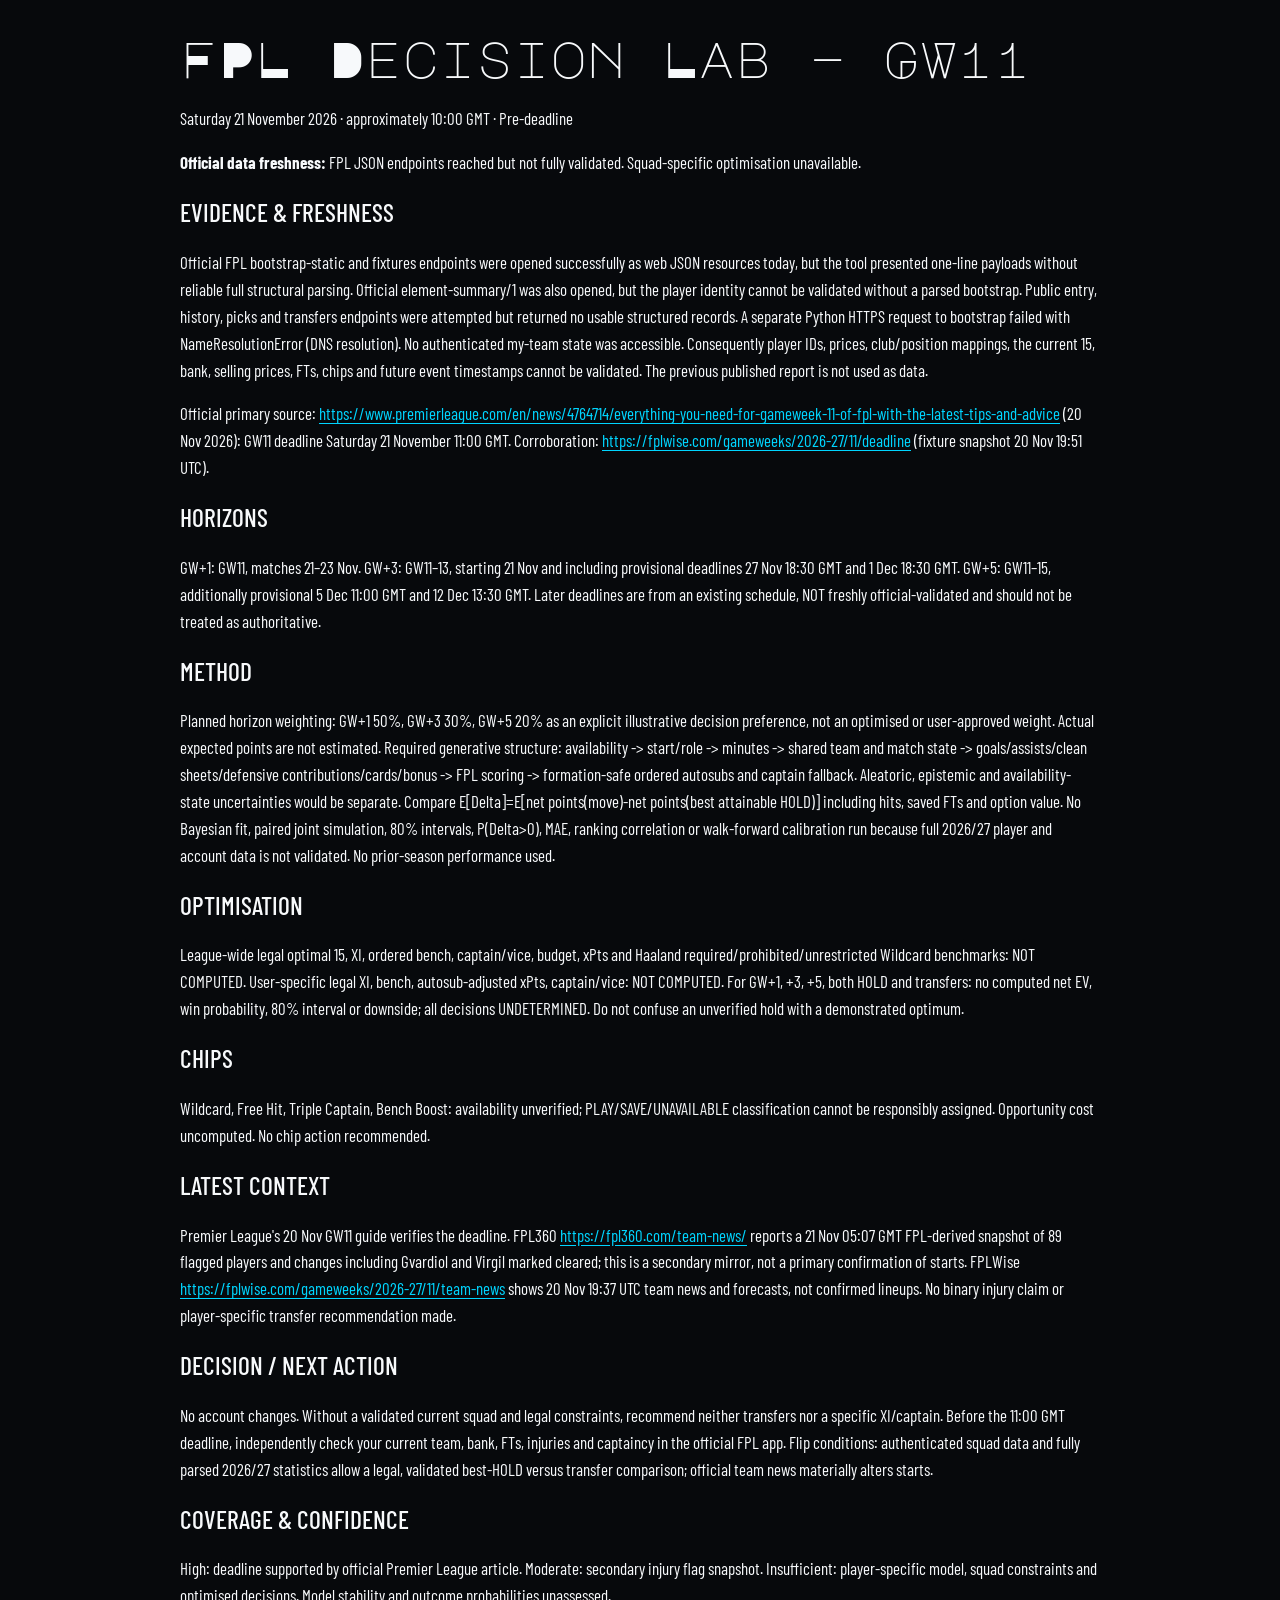
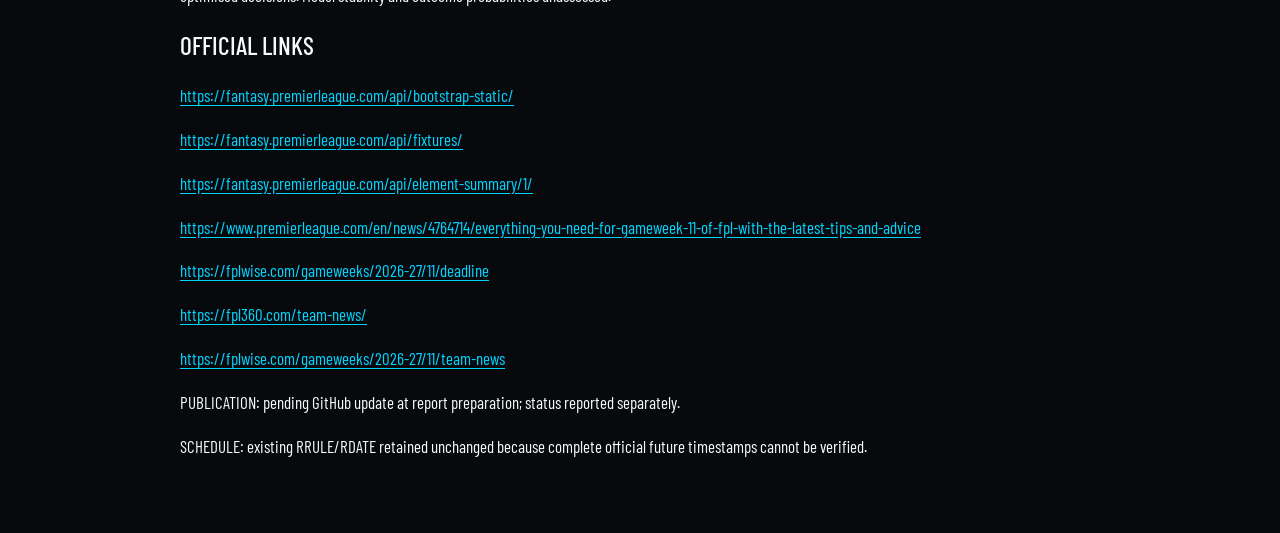
<file: briefings/reports/fpl-decision-lab.html>
<!doctype html><html lang="en"><head><meta charset="utf-8"><meta name="viewport" content="width=device-width,initial-scale=1"><title>FPL Decision Lab — GW11</title><link rel="stylesheet" href="../report.css"></head><body><main class="report"><header><h1>FPL Decision Lab — GW11</h1><p>Saturday 21 November 2026 · approximately 10:00 GMT · Pre-deadline</p><p><strong>Official data freshness:</strong> FPL JSON endpoints reached but not fully validated. Squad-specific optimisation unavailable.</p></header><h2>EVIDENCE &amp; FRESHNESS</h2>
<p>Official FPL bootstrap-static and fixtures endpoints were opened successfully as web JSON resources today, but the tool presented one-line payloads without reliable full structural parsing. Official element-summary/1 was also opened, but the player identity cannot be validated without a parsed bootstrap. Public entry, history, picks and transfers endpoints were attempted but returned no usable structured records. A separate Python HTTPS request to bootstrap failed with NameResolutionError (DNS resolution). No authenticated my-team state was accessible. Consequently player IDs, prices, club/position mappings, the current 15, bank, selling prices, FTs, chips and future event timestamps cannot be validated. The previous published report is not used as data.</p>
<p>Official primary source: <a href="https://www.premierleague.com/en/news/4764714/everything-you-need-for-gameweek-11-of-fpl-with-the-latest-tips-and-advice">https://www.premierleague.com/en/news/4764714/everything-you-need-for-gameweek-11-of-fpl-with-the-latest-tips-and-advice</a> (20 Nov 2026): GW11 deadline Saturday 21 November 11:00 GMT. Corroboration: <a href="https://fplwise.com/gameweeks/2026-27/11/deadline">https://fplwise.com/gameweeks/2026-27/11/deadline</a> (fixture snapshot 20 Nov 19:51 UTC).</p>
<h2>HORIZONS</h2>
<p>GW+1: GW11, matches 21–23 Nov. GW+3: GW11–13, starting 21 Nov and including provisional deadlines 27 Nov 18:30 GMT and 1 Dec 18:30 GMT. GW+5: GW11–15, additionally provisional 5 Dec 11:00 GMT and 12 Dec 13:30 GMT. Later deadlines are from an existing schedule, NOT freshly official-validated and should not be treated as authoritative.</p>
<h2>METHOD</h2>
<p>Planned horizon weighting: GW+1 50%, GW+3 30%, GW+5 20% as an explicit illustrative decision preference, not an optimised or user-approved weight. Actual expected points are not estimated. Required generative structure: availability -&gt; start/role -&gt; minutes -&gt; shared team and match state -&gt; goals/assists/clean sheets/defensive contributions/cards/bonus -&gt; FPL scoring -&gt; formation-safe ordered autosubs and captain fallback. Aleatoric, epistemic and availability-state uncertainties would be separate. Compare E[Delta]=E[net points(move)-net points(best attainable HOLD)] including hits, saved FTs and option value. No Bayesian fit, paired joint simulation, 80% intervals, P(Delta&gt;0), MAE, ranking correlation or walk-forward calibration run because full 2026/27 player and account data is not validated. No prior-season performance used.</p>
<h2>OPTIMISATION</h2>
<p>League-wide legal optimal 15, XI, ordered bench, captain/vice, budget, xPts and Haaland required/prohibited/unrestricted Wildcard benchmarks: NOT COMPUTED. User-specific legal XI, bench, autosub-adjusted xPts, captain/vice: NOT COMPUTED. For GW+1, +3, +5, both HOLD and transfers: no computed net EV, win probability, 80% interval or downside; all decisions UNDETERMINED. Do not confuse an unverified hold with a demonstrated optimum.</p>
<h2>CHIPS</h2>
<p>Wildcard, Free Hit, Triple Captain, Bench Boost: availability unverified; PLAY/SAVE/UNAVAILABLE classification cannot be responsibly assigned. Opportunity cost uncomputed. No chip action recommended.</p>
<h2>LATEST CONTEXT</h2>
<p>Premier League's 20 Nov GW11 guide verifies the deadline. FPL360 <a href="https://fpl360.com/team-news/">https://fpl360.com/team-news/</a> reports a 21 Nov 05:07 GMT FPL-derived snapshot of 89 flagged players and changes including Gvardiol and Virgil marked cleared; this is a secondary mirror, not a primary confirmation of starts. FPLWise <a href="https://fplwise.com/gameweeks/2026-27/11/team-news">https://fplwise.com/gameweeks/2026-27/11/team-news</a> shows 20 Nov 19:37 UTC team news and forecasts, not confirmed lineups. No binary injury claim or player-specific transfer recommendation made.</p>
<h2>DECISION / NEXT ACTION</h2>
<p>No account changes. Without a validated current squad and legal constraints, recommend neither transfers nor a specific XI/captain. Before the 11:00 GMT deadline, independently check your current team, bank, FTs, injuries and captaincy in the official FPL app. Flip conditions: authenticated squad data and fully parsed 2026/27 statistics allow a legal, validated best-HOLD versus transfer comparison; official team news materially alters starts.</p>
<h2>COVERAGE &amp; CONFIDENCE</h2>
<p>High: deadline supported by official Premier League article. Moderate: secondary injury flag snapshot. Insufficient: player-specific model, squad constraints and optimised decisions. Model stability and outcome probabilities unassessed.</p>
<h2>OFFICIAL LINKS</h2>
<p><a href="https://fantasy.premierleague.com/api/bootstrap-static/">https://fantasy.premierleague.com/api/bootstrap-static/</a></p>
<p><a href="https://fantasy.premierleague.com/api/fixtures/">https://fantasy.premierleague.com/api/fixtures/</a></p>
<p><a href="https://fantasy.premierleague.com/api/element-summary/1/">https://fantasy.premierleague.com/api/element-summary/1/</a></p>
<p><a href="https://www.premierleague.com/en/news/4764714/everything-you-need-for-gameweek-11-of-fpl-with-the-latest-tips-and-advice">https://www.premierleague.com/en/news/4764714/everything-you-need-for-gameweek-11-of-fpl-with-the-latest-tips-and-advice</a></p>
<p><a href="https://fplwise.com/gameweeks/2026-27/11/deadline">https://fplwise.com/gameweeks/2026-27/11/deadline</a></p>
<p><a href="https://fpl360.com/team-news/">https://fpl360.com/team-news/</a></p>
<p><a href="https://fplwise.com/gameweeks/2026-27/11/team-news">https://fplwise.com/gameweeks/2026-27/11/team-news</a></p>
<p>PUBLICATION: pending GitHub update at report preparation; status reported separately.</p>
<p>SCHEDULE: existing RRULE/RDATE retained unchanged because complete official future timestamps cannot be verified.</p></main></body></html>
</file>
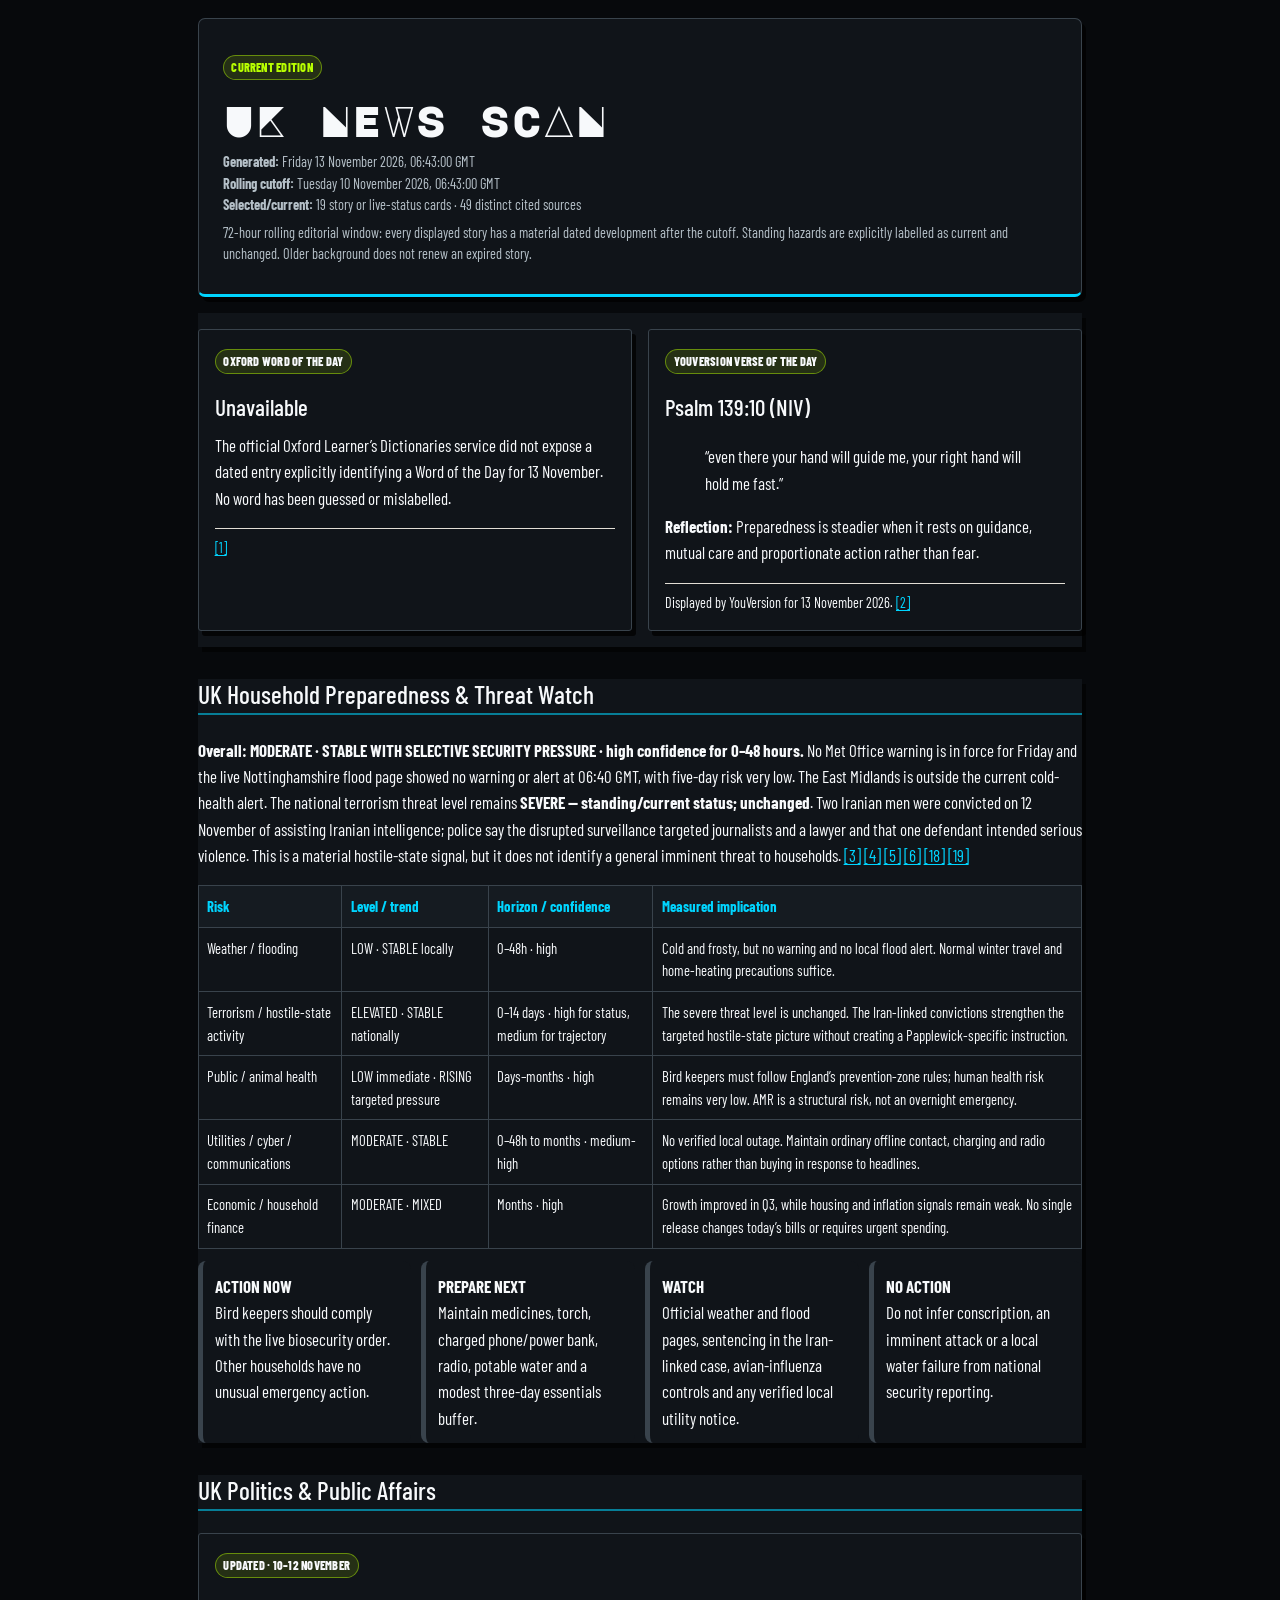
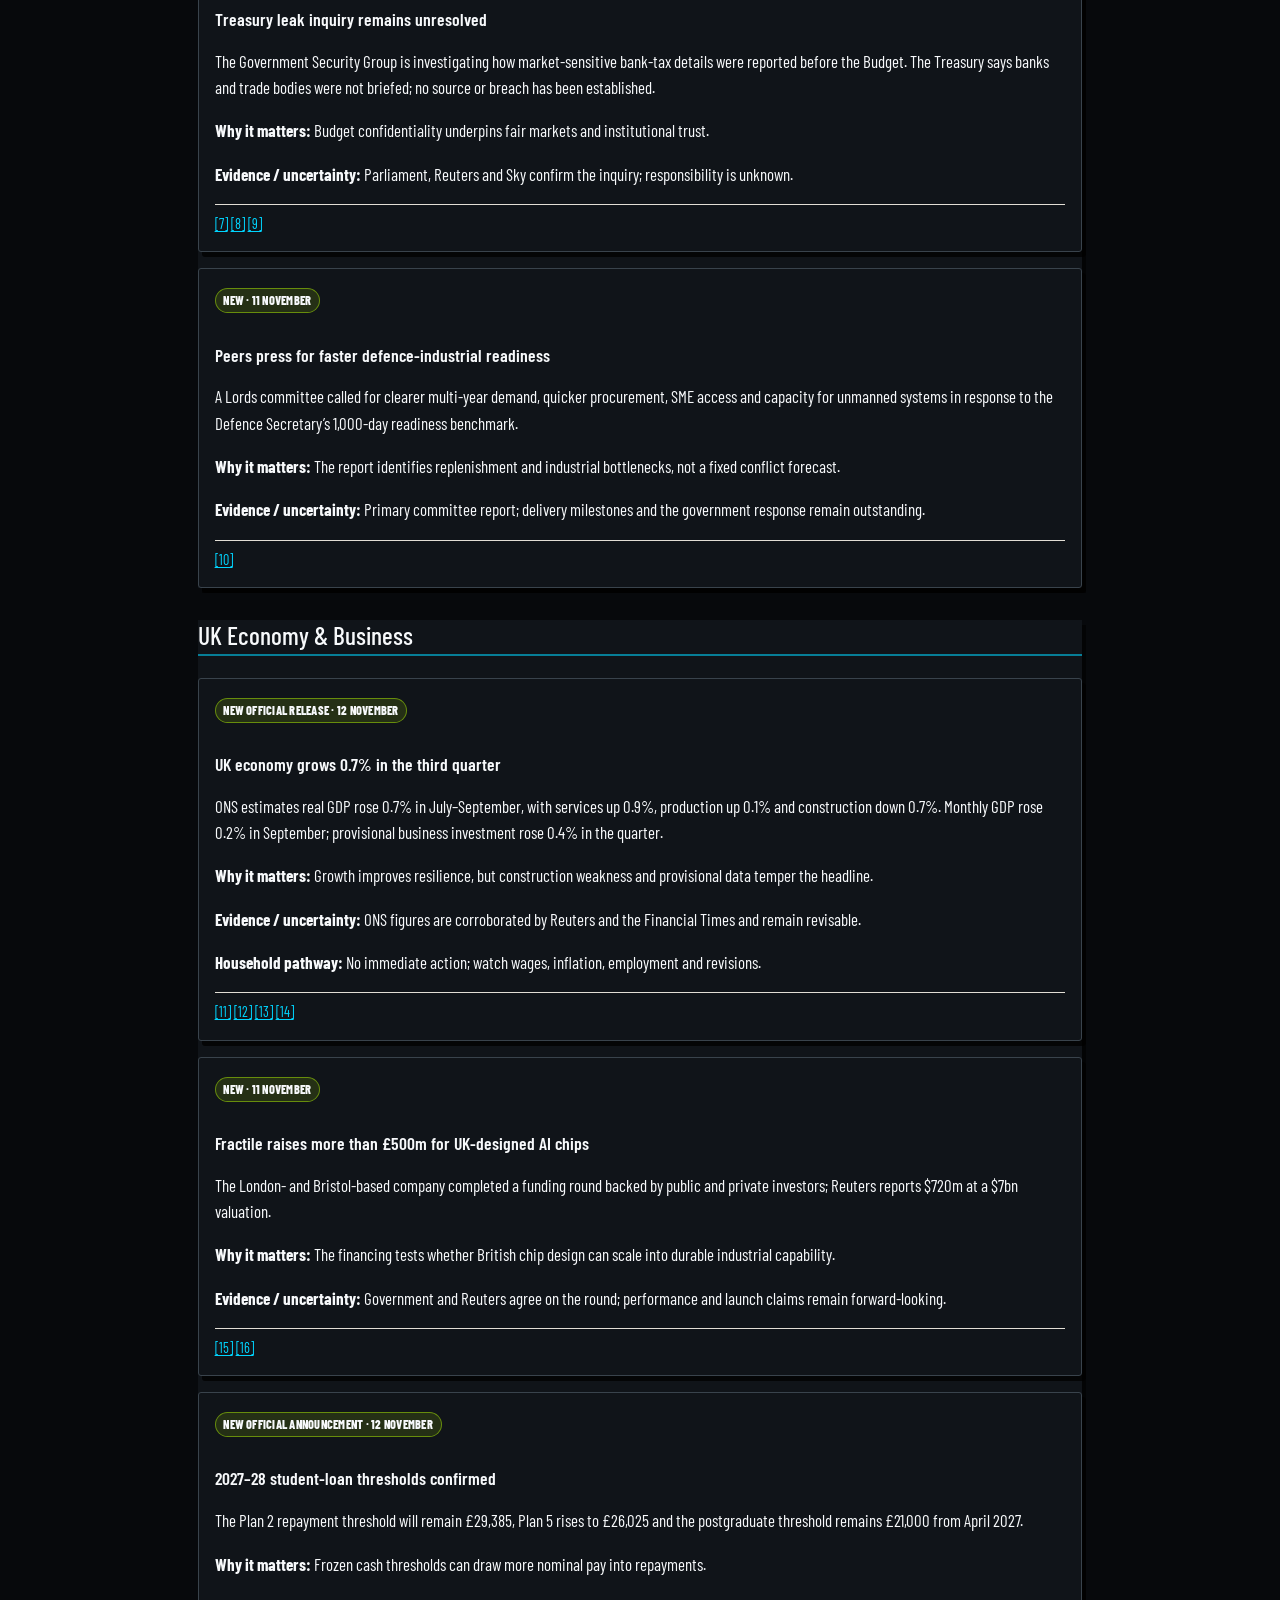
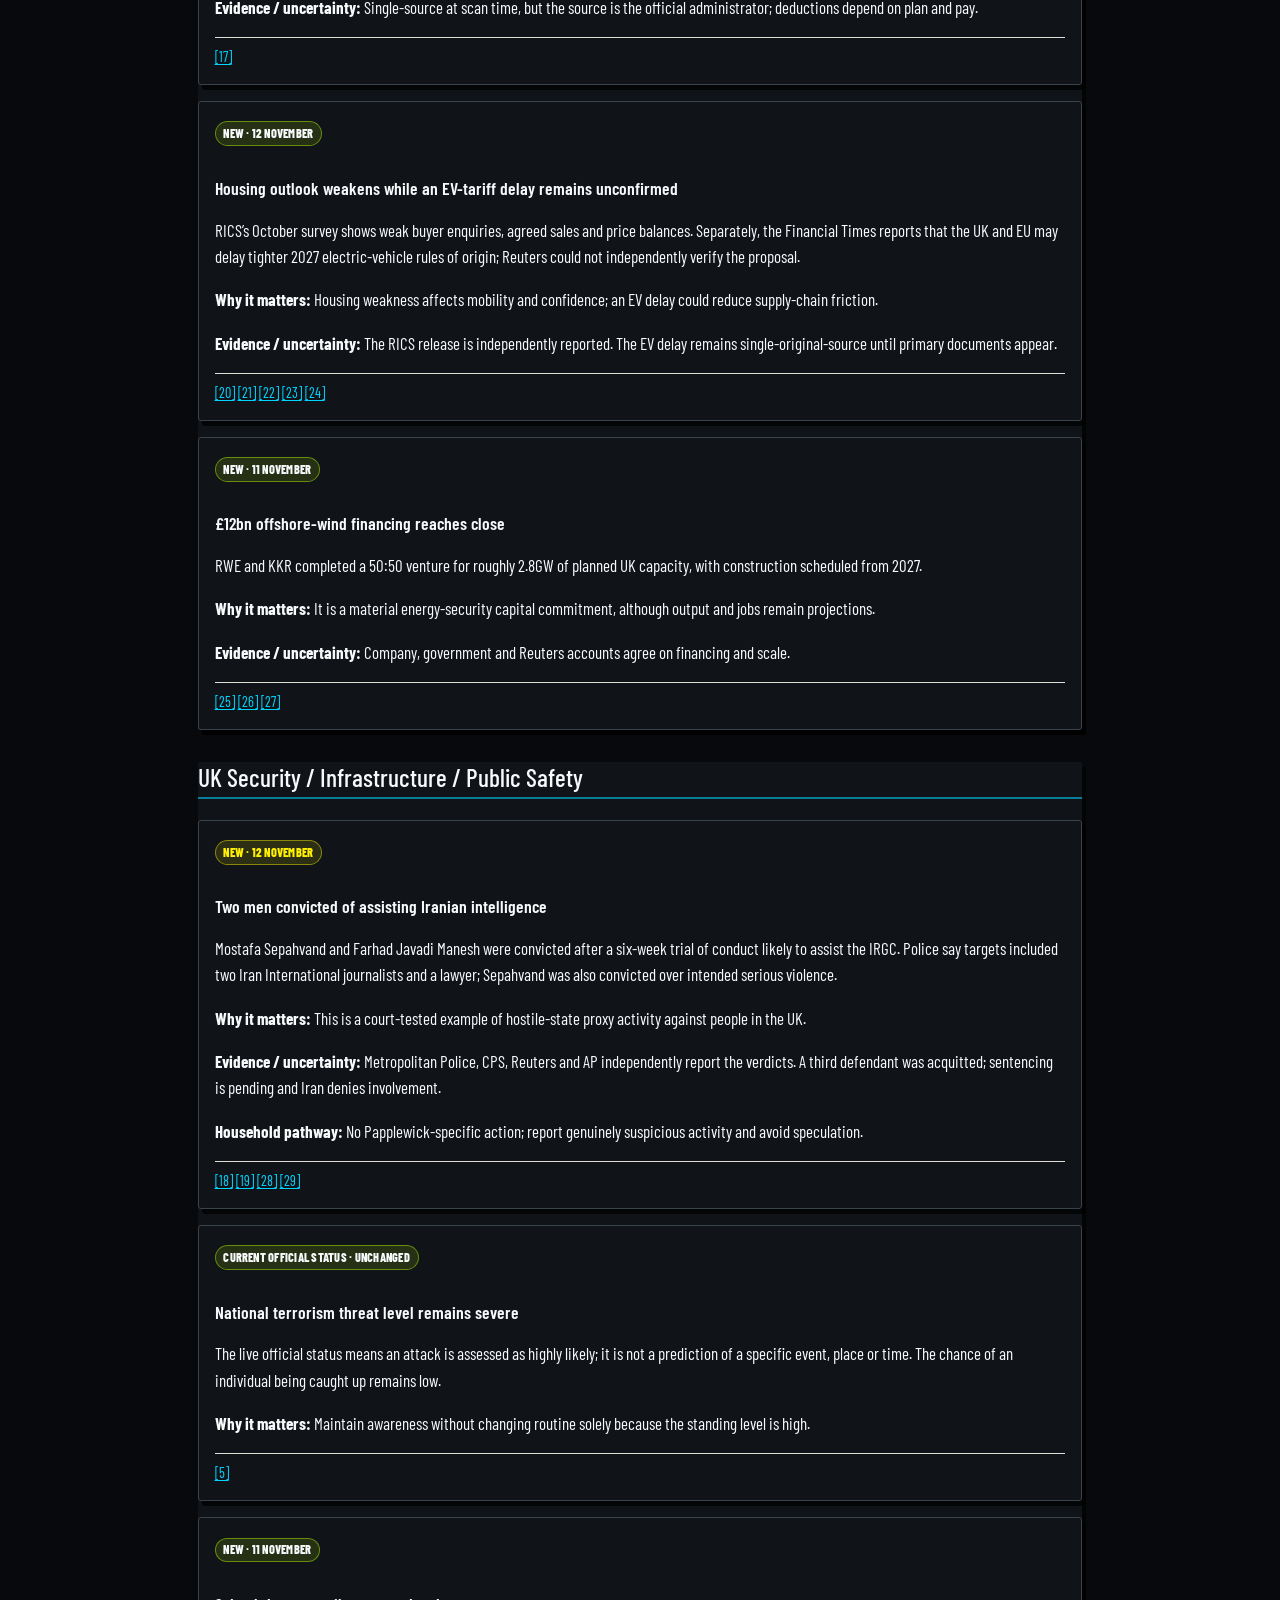
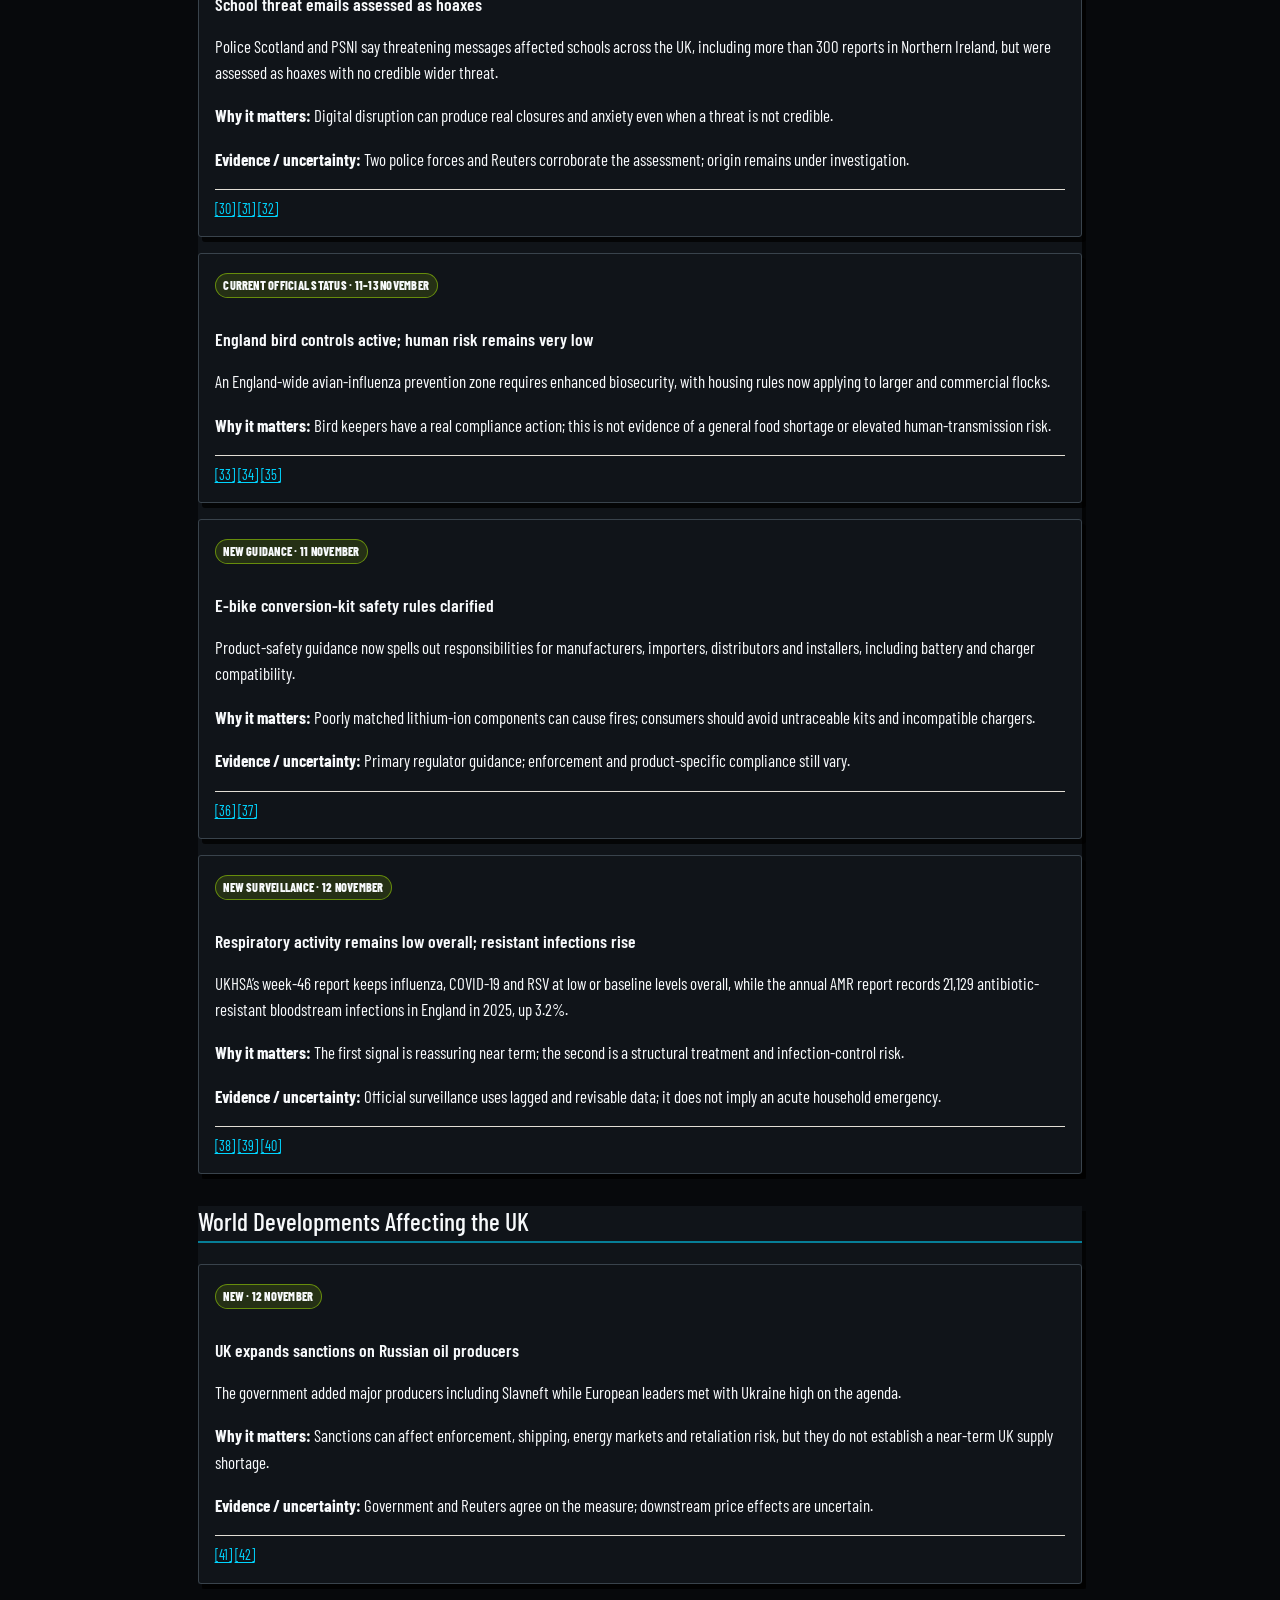
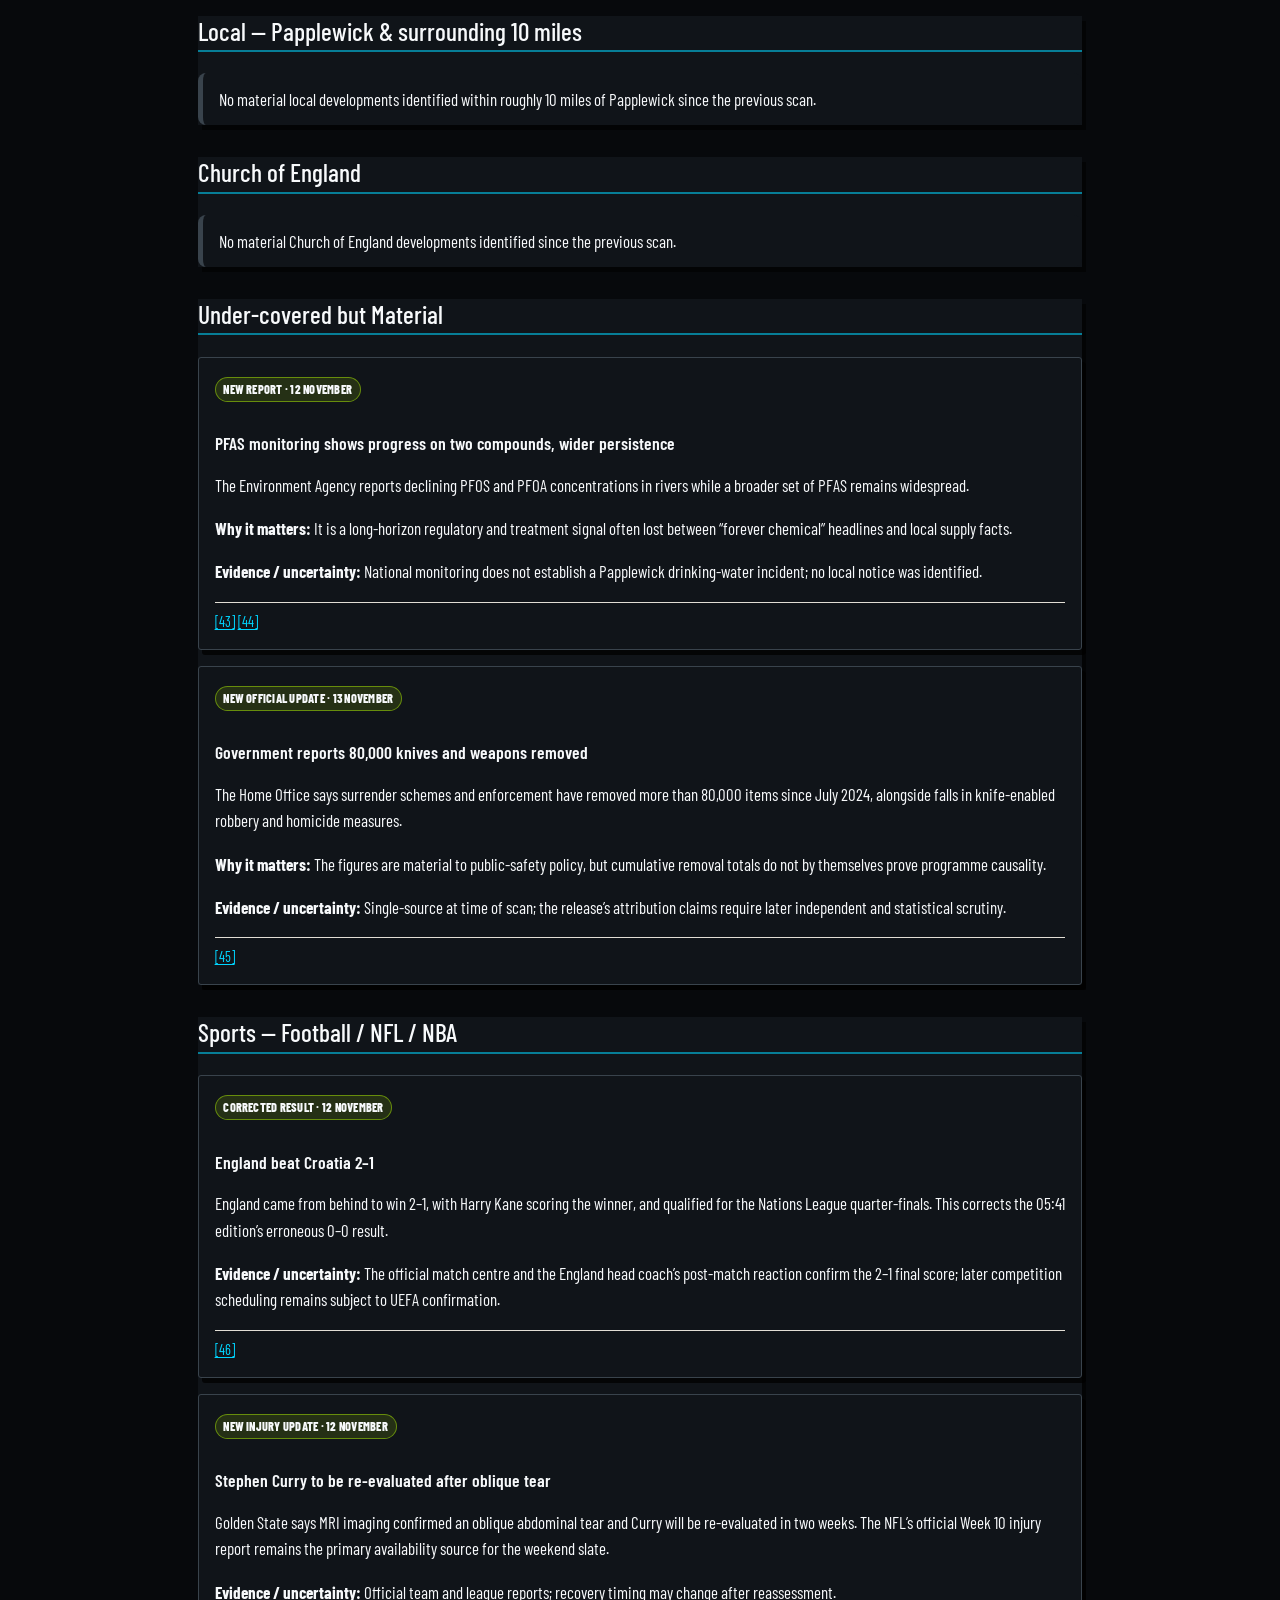
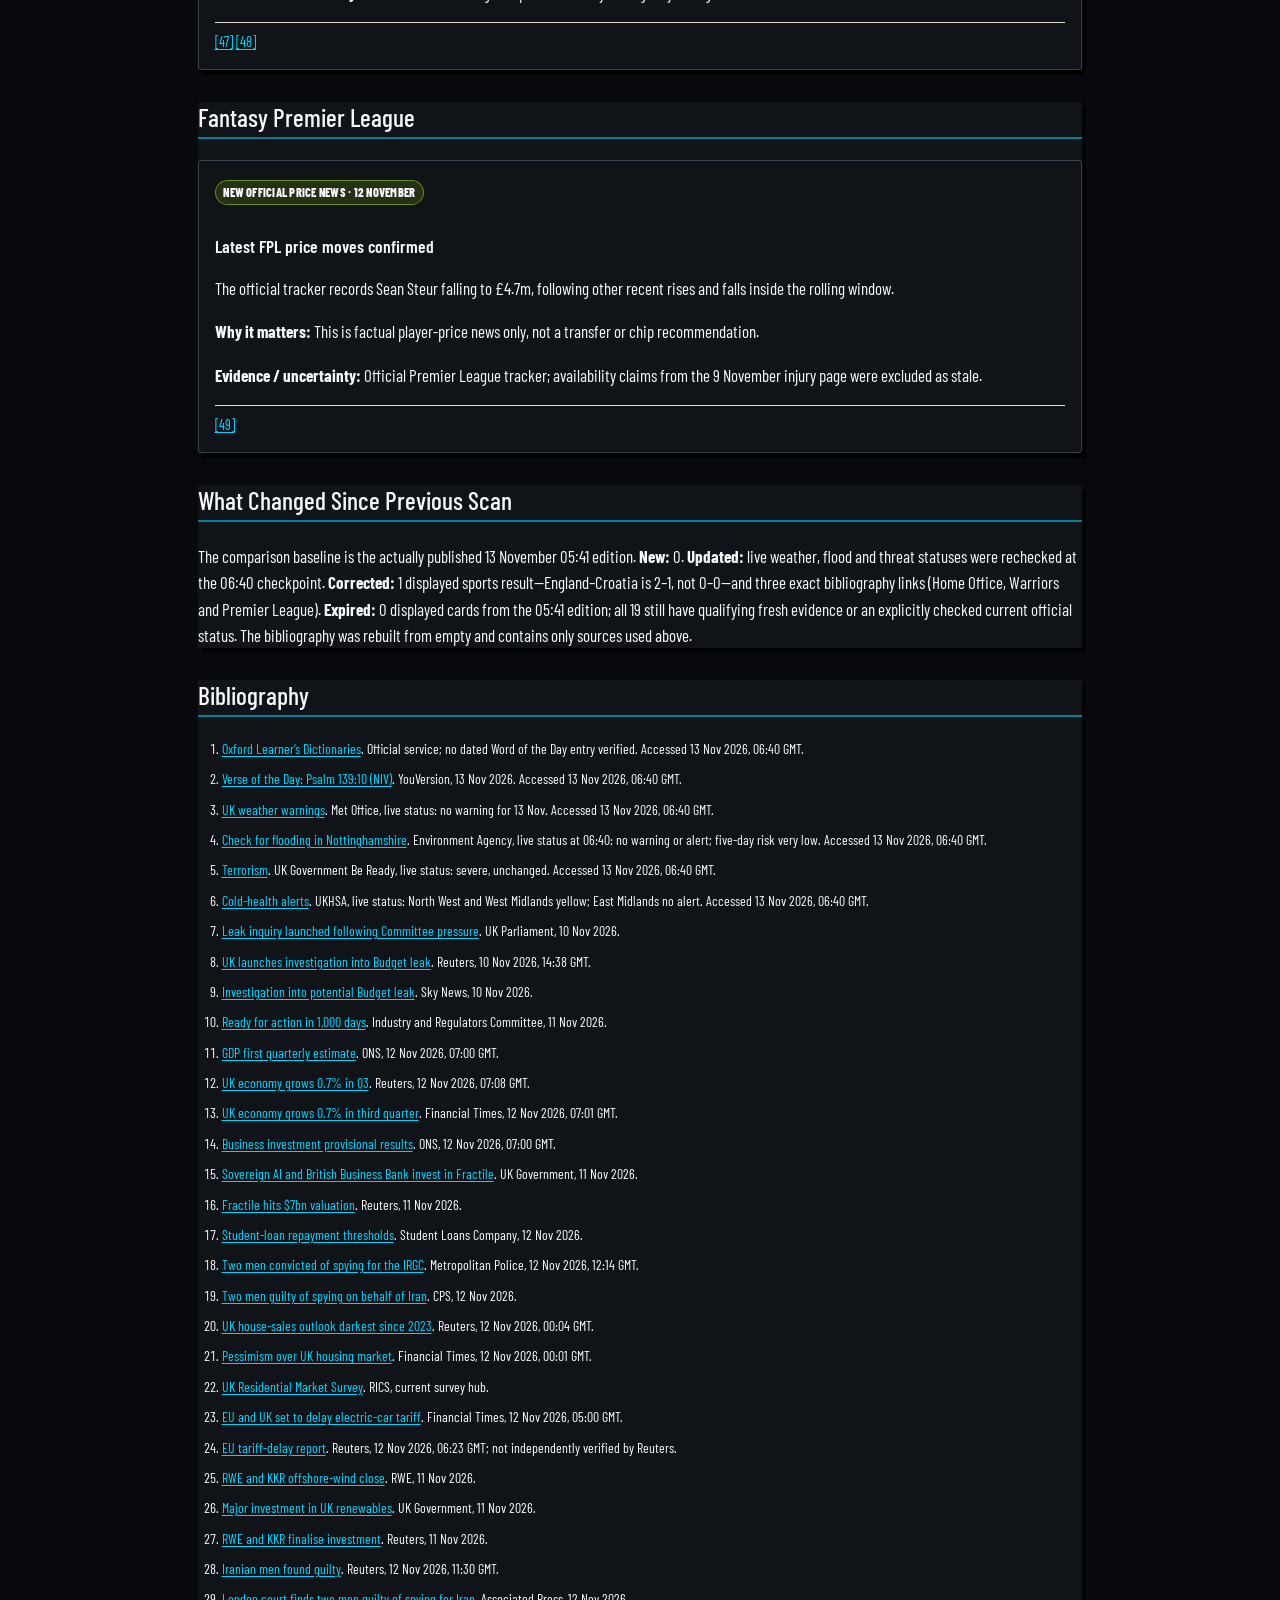
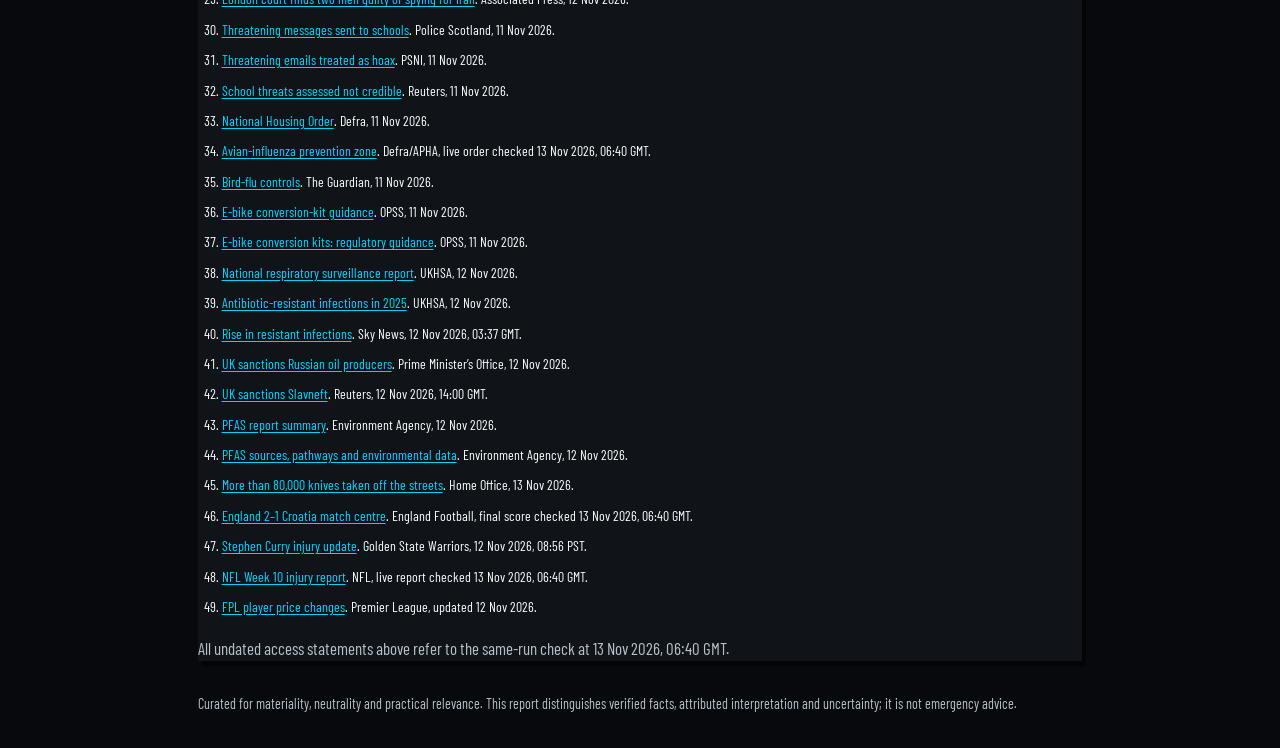
<file: briefings/reports/uk-news-scan.html>
<!doctype html>
<html lang="en-GB">
<head>
  <meta charset="utf-8">
  <meta name="viewport" content="width=device-width, initial-scale=1">
  <title>UK News Scan — 13 November 2026</title>
  <link rel="stylesheet" href="../report.css">
  <style>
    :root{--navy:#17324D;--green:#2F5D50;--brass:#B78A3E;--cream:#F6F2E8;--charcoal:#22272B;--slate:#5C6770;--burgundy:#8A3F45}*{box-sizing:border-box}body{margin:0;background:var(--cream);color:var(--charcoal);font-family:system-ui,-apple-system,"Segoe UI",sans-serif;line-height:1.55}main{max-width:920px;margin:auto;padding:1.1rem}.masthead{background:var(--navy);color:#fff;padding:1.5rem;border-radius:16px;border-bottom:5px solid var(--brass)}h1{margin:.1rem 0;font-size:clamp(1.75rem,5vw,2.7rem)}h2{color:var(--navy);border-bottom:2px solid var(--brass);padding-bottom:.25rem;margin-top:2rem}h3{margin:.1rem 0 .45rem;color:var(--navy)}a{color:#174f77;text-underline-offset:2px}.meta{margin:.35rem 0;color:#eef3f5}.grid{display:grid;gap:1rem;grid-template-columns:repeat(auto-fit,minmax(260px,1fr));margin:1rem 0}.card{background:#fff;border:1px solid #d7d3c9;border-radius:13px;padding:1rem;box-shadow:0 2px 8px #17324d12;margin:1rem 0}.word{border-top:5px solid var(--navy)}.verse{border-top:5px solid var(--green)}.tag{display:inline-block;padding:.12rem .48rem;border-radius:999px;background:#e7edf2;color:var(--navy);font-weight:750;font-size:.77rem;letter-spacing:.02em}.status{background:#edf4f0;color:var(--green)}.alert{background:#f6e8ea;color:var(--burgundy)}.muted{color:var(--slate)}table{width:100%;border-collapse:collapse;background:#fff;font-size:.92rem}th,td{padding:.55rem;border:1px solid #d9d7d1;text-align:left;vertical-align:top}th{background:var(--navy);color:#fff}.actions{display:grid;gap:.65rem;grid-template-columns:repeat(auto-fit,minmax(190px,1fr))}.actions>div{background:#fff;border-left:5px solid var(--green);padding:.75rem;border-radius:8px}.sources{font-size:.89rem;color:var(--slate);border-top:1px solid #e2ded5;padding-top:.5rem;margin-top:.75rem}.no-news{background:#fff;border-left:5px solid var(--brass);padding:.8rem 1rem;border-radius:8px}.refs{font-size:.87rem;padding-left:1.5rem}.refs li{margin:.55rem 0;overflow-wrap:anywhere}footer{margin:2rem 0 1rem;color:var(--slate);font-size:.88rem}@media(max-width:620px){main{padding:.65rem}.masthead{border-radius:10px}table{display:block;overflow-x:auto}}
  </style>
</head>
<body><main>
  <header class="masthead"><p class="tag">CURRENT EDITION</p><h1>UK NEWS SCAN</h1><p class="meta"><strong>Generated:</strong> Friday 13 November 2026, 06:43:00 GMT<br><strong>Rolling cutoff:</strong> Tuesday 10 November 2026, 06:43:00 GMT<br><strong>Selected/current:</strong> 19 story or live-status cards · 49 distinct cited sources</p><p class="meta">72-hour rolling editorial window: every displayed story has a material dated development after the cutoff. Standing hazards are explicitly labelled as current and unchanged. Older background does not renew an expired story.</p></header>

  <section class="grid" aria-label="Daily word and verse">
    <article class="card word"><p class="tag">OXFORD WORD OF THE DAY</p><h2 style="border:0;margin:.35rem 0">Unavailable</h2><p>The official Oxford Learner’s Dictionaries service did not expose a dated entry explicitly identifying a Word of the Day for 13 November. No word has been guessed or mislabelled.</p><p class="sources"><a href="#ref-1">[1]</a></p></article>
    <article class="card verse"><p class="tag status">YOUVERSION VERSE OF THE DAY</p><h2 style="border:0;margin:.35rem 0">Psalm 139:10 (NIV)</h2><blockquote>“even there your hand will guide me, your right hand will hold me fast.”</blockquote><p><strong>Reflection:</strong> Preparedness is steadier when it rests on guidance, mutual care and proportionate action rather than fear.</p><p class="sources">Displayed by YouVersion for 13 November 2026. <a href="#ref-2">[2]</a></p></article>
  </section>

  <section><h2>UK Household Preparedness &amp; Threat Watch</h2><p><strong>Overall: MODERATE · STABLE WITH SELECTIVE SECURITY PRESSURE · high confidence for 0–48 hours.</strong> No Met Office warning is in force for Friday and the live Nottinghamshire flood page showed no warning or alert at 06:40 GMT, with five-day risk very low. The East Midlands is outside the current cold-health alert. The national terrorism threat level remains <strong>SEVERE — standing/current status; unchanged</strong>. Two Iranian men were convicted on 12 November of assisting Iranian intelligence; police say the disrupted surveillance targeted journalists and a lawyer and that one defendant intended serious violence. This is a material hostile-state signal, but it does not identify a general imminent threat to households. <a href="#ref-3">[3]</a> <a href="#ref-4">[4]</a> <a href="#ref-5">[5]</a> <a href="#ref-6">[6]</a> <a href="#ref-18">[18]</a> <a href="#ref-19">[19]</a></p>
    <table><thead><tr><th>Risk</th><th>Level / trend</th><th>Horizon / confidence</th><th>Measured implication</th></tr></thead><tbody>
      <tr><td>Weather / flooding</td><td>LOW · STABLE locally</td><td>0–48h · high</td><td>Cold and frosty, but no warning and no local flood alert. Normal winter travel and home-heating precautions suffice.</td></tr>
      <tr><td>Terrorism / hostile-state activity</td><td>ELEVATED · STABLE nationally</td><td>0–14 days · high for status, medium for trajectory</td><td>The severe threat level is unchanged. The Iran-linked convictions strengthen the targeted hostile-state picture without creating a Papplewick-specific instruction.</td></tr>
      <tr><td>Public / animal health</td><td>LOW immediate · RISING targeted pressure</td><td>Days–months · high</td><td>Bird keepers must follow England’s prevention-zone rules; human health risk remains very low. AMR is a structural risk, not an overnight emergency.</td></tr>
      <tr><td>Utilities / cyber / communications</td><td>MODERATE · STABLE</td><td>0–48h to months · medium-high</td><td>No verified local outage. Maintain ordinary offline contact, charging and radio options rather than buying in response to headlines.</td></tr>
      <tr><td>Economic / household finance</td><td>MODERATE · MIXED</td><td>Months · high</td><td>Growth improved in Q3, while housing and inflation signals remain weak. No single release changes today’s bills or requires urgent spending.</td></tr>
    </tbody></table>
    <div class="actions"><div><strong>ACTION NOW</strong><br>Bird keepers should comply with the live biosecurity order. Other households have no unusual emergency action.</div><div><strong>PREPARE NEXT</strong><br>Maintain medicines, torch, charged phone/power bank, radio, potable water and a modest three-day essentials buffer.</div><div><strong>WATCH</strong><br>Official weather and flood pages, sentencing in the Iran-linked case, avian-influenza controls and any verified local utility notice.</div><div><strong>NO ACTION</strong><br>Do not infer conscription, an imminent attack or a local water failure from national security reporting.</div></div>
  </section>

  <section><h2>UK Politics &amp; Public Affairs</h2>
    <article class="card"><p class="tag">UPDATED · 10–12 NOVEMBER</p><h3>Treasury leak inquiry remains unresolved</h3><p>The Government Security Group is investigating how market-sensitive bank-tax details were reported before the Budget. The Treasury says banks and trade bodies were not briefed; no source or breach has been established.</p><p><strong>Why it matters:</strong> Budget confidentiality underpins fair markets and institutional trust.</p><p><strong>Evidence / uncertainty:</strong> Parliament, Reuters and Sky confirm the inquiry; responsibility is unknown.</p><p class="sources"><a href="#ref-7">[7]</a> <a href="#ref-8">[8]</a> <a href="#ref-9">[9]</a></p></article>
    <article class="card"><p class="tag">NEW · 11 NOVEMBER</p><h3>Peers press for faster defence-industrial readiness</h3><p>A Lords committee called for clearer multi-year demand, quicker procurement, SME access and capacity for unmanned systems in response to the Defence Secretary’s 1,000-day readiness benchmark.</p><p><strong>Why it matters:</strong> The report identifies replenishment and industrial bottlenecks, not a fixed conflict forecast.</p><p><strong>Evidence / uncertainty:</strong> Primary committee report; delivery milestones and the government response remain outstanding.</p><p class="sources"><a href="#ref-10">[10]</a></p></article>
  </section>

  <section><h2>UK Economy &amp; Business</h2>
    <article class="card"><p class="tag">NEW OFFICIAL RELEASE · 12 NOVEMBER</p><h3>UK economy grows 0.7% in the third quarter</h3><p>ONS estimates real GDP rose 0.7% in July–September, with services up 0.9%, production up 0.1% and construction down 0.7%. Monthly GDP rose 0.2% in September; provisional business investment rose 0.4% in the quarter.</p><p><strong>Why it matters:</strong> Growth improves resilience, but construction weakness and provisional data temper the headline.</p><p><strong>Evidence / uncertainty:</strong> ONS figures are corroborated by Reuters and the Financial Times and remain revisable.</p><p><strong>Household pathway:</strong> No immediate action; watch wages, inflation, employment and revisions.</p><p class="sources"><a href="#ref-11">[11]</a> <a href="#ref-12">[12]</a> <a href="#ref-13">[13]</a> <a href="#ref-14">[14]</a></p></article>
    <article class="card"><p class="tag">NEW · 11 NOVEMBER</p><h3>Fractile raises more than £500m for UK-designed AI chips</h3><p>The London- and Bristol-based company completed a funding round backed by public and private investors; Reuters reports $720m at a $7bn valuation.</p><p><strong>Why it matters:</strong> The financing tests whether British chip design can scale into durable industrial capability.</p><p><strong>Evidence / uncertainty:</strong> Government and Reuters agree on the round; performance and launch claims remain forward-looking.</p><p class="sources"><a href="#ref-15">[15]</a> <a href="#ref-16">[16]</a></p></article>
    <article class="card"><p class="tag">NEW OFFICIAL ANNOUNCEMENT · 12 NOVEMBER</p><h3>2027–28 student-loan thresholds confirmed</h3><p>The Plan 2 repayment threshold will remain £29,385, Plan 5 rises to £26,025 and the postgraduate threshold remains £21,000 from April 2027.</p><p><strong>Why it matters:</strong> Frozen cash thresholds can draw more nominal pay into repayments.</p><p><strong>Evidence / uncertainty:</strong> Single-source at scan time, but the source is the official administrator; deductions depend on plan and pay.</p><p class="sources"><a href="#ref-17">[17]</a></p></article>
    <article class="card"><p class="tag">NEW · 12 NOVEMBER</p><h3>Housing outlook weakens while an EV-tariff delay remains unconfirmed</h3><p>RICS’s October survey shows weak buyer enquiries, agreed sales and price balances. Separately, the Financial Times reports that the UK and EU may delay tighter 2027 electric-vehicle rules of origin; Reuters could not independently verify the proposal.</p><p><strong>Why it matters:</strong> Housing weakness affects mobility and confidence; an EV delay could reduce supply-chain friction.</p><p><strong>Evidence / uncertainty:</strong> The RICS release is independently reported. The EV delay remains single-original-source until primary documents appear.</p><p class="sources"><a href="#ref-20">[20]</a> <a href="#ref-21">[21]</a> <a href="#ref-22">[22]</a> <a href="#ref-23">[23]</a> <a href="#ref-24">[24]</a></p></article>
    <article class="card"><p class="tag">NEW · 11 NOVEMBER</p><h3>£12bn offshore-wind financing reaches close</h3><p>RWE and KKR completed a 50:50 venture for roughly 2.8GW of planned UK capacity, with construction scheduled from 2027.</p><p><strong>Why it matters:</strong> It is a material energy-security capital commitment, although output and jobs remain projections.</p><p><strong>Evidence / uncertainty:</strong> Company, government and Reuters accounts agree on financing and scale.</p><p class="sources"><a href="#ref-25">[25]</a> <a href="#ref-26">[26]</a> <a href="#ref-27">[27]</a></p></article>
  </section>

  <section><h2>UK Security / Infrastructure / Public Safety</h2>
    <article class="card"><p class="tag alert">NEW · 12 NOVEMBER</p><h3>Two men convicted of assisting Iranian intelligence</h3><p>Mostafa Sepahvand and Farhad Javadi Manesh were convicted after a six-week trial of conduct likely to assist the IRGC. Police say targets included two Iran International journalists and a lawyer; Sepahvand was also convicted over intended serious violence.</p><p><strong>Why it matters:</strong> This is a court-tested example of hostile-state proxy activity against people in the UK.</p><p><strong>Evidence / uncertainty:</strong> Metropolitan Police, CPS, Reuters and AP independently report the verdicts. A third defendant was acquitted; sentencing is pending and Iran denies involvement.</p><p><strong>Household pathway:</strong> No Papplewick-specific action; report genuinely suspicious activity and avoid speculation.</p><p class="sources"><a href="#ref-18">[18]</a> <a href="#ref-19">[19]</a> <a href="#ref-28">[28]</a> <a href="#ref-29">[29]</a></p></article>
    <article class="card"><p class="tag">CURRENT OFFICIAL STATUS · UNCHANGED</p><h3>National terrorism threat level remains severe</h3><p>The live official status means an attack is assessed as highly likely; it is not a prediction of a specific event, place or time. The chance of an individual being caught up remains low.</p><p><strong>Why it matters:</strong> Maintain awareness without changing routine solely because the standing level is high.</p><p class="sources"><a href="#ref-5">[5]</a></p></article>
    <article class="card"><p class="tag">NEW · 11 NOVEMBER</p><h3>School threat emails assessed as hoaxes</h3><p>Police Scotland and PSNI say threatening messages affected schools across the UK, including more than 300 reports in Northern Ireland, but were assessed as hoaxes with no credible wider threat.</p><p><strong>Why it matters:</strong> Digital disruption can produce real closures and anxiety even when a threat is not credible.</p><p><strong>Evidence / uncertainty:</strong> Two police forces and Reuters corroborate the assessment; origin remains under investigation.</p><p class="sources"><a href="#ref-30">[30]</a> <a href="#ref-31">[31]</a> <a href="#ref-32">[32]</a></p></article>
    <article class="card"><p class="tag">CURRENT OFFICIAL STATUS · 11–13 NOVEMBER</p><h3>England bird controls active; human risk remains very low</h3><p>An England-wide avian-influenza prevention zone requires enhanced biosecurity, with housing rules now applying to larger and commercial flocks.</p><p><strong>Why it matters:</strong> Bird keepers have a real compliance action; this is not evidence of a general food shortage or elevated human-transmission risk.</p><p class="sources"><a href="#ref-33">[33]</a> <a href="#ref-34">[34]</a> <a href="#ref-35">[35]</a></p></article>
    <article class="card"><p class="tag">NEW GUIDANCE · 11 NOVEMBER</p><h3>E-bike conversion-kit safety rules clarified</h3><p>Product-safety guidance now spells out responsibilities for manufacturers, importers, distributors and installers, including battery and charger compatibility.</p><p><strong>Why it matters:</strong> Poorly matched lithium-ion components can cause fires; consumers should avoid untraceable kits and incompatible chargers.</p><p><strong>Evidence / uncertainty:</strong> Primary regulator guidance; enforcement and product-specific compliance still vary.</p><p class="sources"><a href="#ref-36">[36]</a> <a href="#ref-37">[37]</a></p></article>
    <article class="card"><p class="tag">NEW SURVEILLANCE · 12 NOVEMBER</p><h3>Respiratory activity remains low overall; resistant infections rise</h3><p>UKHSA’s week-46 report keeps influenza, COVID-19 and RSV at low or baseline levels overall, while the annual AMR report records 21,129 antibiotic-resistant bloodstream infections in England in 2025, up 3.2%.</p><p><strong>Why it matters:</strong> The first signal is reassuring near term; the second is a structural treatment and infection-control risk.</p><p><strong>Evidence / uncertainty:</strong> Official surveillance uses lagged and revisable data; it does not imply an acute household emergency.</p><p class="sources"><a href="#ref-38">[38]</a> <a href="#ref-39">[39]</a> <a href="#ref-40">[40]</a></p></article>
  </section>

  <section><h2>World Developments Affecting the UK</h2>
    <article class="card"><p class="tag">NEW · 12 NOVEMBER</p><h3>UK expands sanctions on Russian oil producers</h3><p>The government added major producers including Slavneft while European leaders met with Ukraine high on the agenda.</p><p><strong>Why it matters:</strong> Sanctions can affect enforcement, shipping, energy markets and retaliation risk, but they do not establish a near-term UK supply shortage.</p><p><strong>Evidence / uncertainty:</strong> Government and Reuters agree on the measure; downstream price effects are uncertain.</p><p class="sources"><a href="#ref-41">[41]</a> <a href="#ref-42">[42]</a></p></article>
  </section>

  <section><h2>Local — Papplewick &amp; surrounding 10 miles</h2><p class="no-news">No material local developments identified within roughly 10 miles of Papplewick since the previous scan.</p></section>

  <section><h2>Church of England</h2><p class="no-news">No material Church of England developments identified since the previous scan.</p></section>

  <section><h2>Under-covered but Material</h2>
    <article class="card"><p class="tag">NEW REPORT · 12 NOVEMBER</p><h3>PFAS monitoring shows progress on two compounds, wider persistence</h3><p>The Environment Agency reports declining PFOS and PFOA concentrations in rivers while a broader set of PFAS remains widespread.</p><p><strong>Why it matters:</strong> It is a long-horizon regulatory and treatment signal often lost between “forever chemical” headlines and local supply facts.</p><p><strong>Evidence / uncertainty:</strong> National monitoring does not establish a Papplewick drinking-water incident; no local notice was identified.</p><p class="sources"><a href="#ref-43">[43]</a> <a href="#ref-44">[44]</a></p></article>
    <article class="card"><p class="tag">NEW OFFICIAL UPDATE · 13 NOVEMBER</p><h3>Government reports 80,000 knives and weapons removed</h3><p>The Home Office says surrender schemes and enforcement have removed more than 80,000 items since July 2024, alongside falls in knife-enabled robbery and homicide measures.</p><p><strong>Why it matters:</strong> The figures are material to public-safety policy, but cumulative removal totals do not by themselves prove programme causality.</p><p><strong>Evidence / uncertainty:</strong> Single-source at time of scan; the release’s attribution claims require later independent and statistical scrutiny.</p><p class="sources"><a href="#ref-45">[45]</a></p></article>
  </section>

  <section><h2>Sports — Football / NFL / NBA</h2>
    <article class="card"><p class="tag">CORRECTED RESULT · 12 NOVEMBER</p><h3>England beat Croatia 2–1</h3><p>England came from behind to win 2–1, with Harry Kane scoring the winner, and qualified for the Nations League quarter-finals. This corrects the 05:41 edition’s erroneous 0–0 result.</p><p><strong>Evidence / uncertainty:</strong> The official match centre and the England head coach’s post-match reaction confirm the 2–1 final score; later competition scheduling remains subject to UEFA confirmation.</p><p class="sources"><a href="#ref-46">[46]</a></p></article>
    <article class="card"><p class="tag">NEW INJURY UPDATE · 12 NOVEMBER</p><h3>Stephen Curry to be re-evaluated after oblique tear</h3><p>Golden State says MRI imaging confirmed an oblique abdominal tear and Curry will be re-evaluated in two weeks. The NFL’s official Week 10 injury report remains the primary availability source for the weekend slate.</p><p><strong>Evidence / uncertainty:</strong> Official team and league reports; recovery timing may change after reassessment.</p><p class="sources"><a href="#ref-47">[47]</a> <a href="#ref-48">[48]</a></p></article>
  </section>

  <section><h2>Fantasy Premier League</h2>
    <article class="card"><p class="tag">NEW OFFICIAL PRICE NEWS · 12 NOVEMBER</p><h3>Latest FPL price moves confirmed</h3><p>The official tracker records Sean Steur falling to £4.7m, following other recent rises and falls inside the rolling window.</p><p><strong>Why it matters:</strong> This is factual player-price news only, not a transfer or chip recommendation.</p><p><strong>Evidence / uncertainty:</strong> Official Premier League tracker; availability claims from the 9 November injury page were excluded as stale.</p><p class="sources"><a href="#ref-49">[49]</a></p></article>
  </section>

  <section><h2>What Changed Since Previous Scan</h2><p>The comparison baseline is the actually published 13 November 05:41 edition. <strong>New:</strong> 0. <strong>Updated:</strong> live weather, flood and threat statuses were rechecked at the 06:40 checkpoint. <strong>Corrected:</strong> 1 displayed sports result—England–Croatia is 2–1, not 0–0—and three exact bibliography links (Home Office, Warriors and Premier League). <strong>Expired:</strong> 0 displayed cards from the 05:41 edition; all 19 still have qualifying fresh evidence or an explicitly checked current official status. The bibliography was rebuilt from empty and contains only sources used above.</p></section>

  <section><h2>Bibliography</h2><ol class="refs">
    <li id="ref-1"><a href="https://www.oxfordlearnersdictionaries.com/?cc=global">Oxford Learner’s Dictionaries</a>. Official service; no dated Word of the Day entry verified. Accessed 13 Nov 2026, 06:40 GMT.</li>
    <li id="ref-2"><a href="https://www.bible.com/verse-of-the-day">Verse of the Day: Psalm 139:10 (NIV)</a>. YouVersion, 13 Nov 2026. Accessed 13 Nov 2026, 06:40 GMT.</li>
    <li id="ref-3"><a href="https://weather.metoffice.gov.uk/warnings-and-advice/uk-warnings">UK weather warnings</a>. Met Office, live status: no warning for 13 Nov. Accessed 13 Nov 2026, 06:40 GMT.</li>
    <li id="ref-4"><a href="https://check-for-flooding.service.gov.uk/location/nottinghamshire">Check for flooding in Nottinghamshire</a>. Environment Agency, live status at 06:40: no warning or alert; five-day risk very low. Accessed 13 Nov 2026, 06:40 GMT.</li>
    <li id="ref-5"><a href="https://beready.campaign.gov.uk/be-informed-about-hazards/terrorism/">Terrorism</a>. UK Government Be Ready, live status: severe, unchanged. Accessed 13 Nov 2026, 06:40 GMT.</li>
    <li id="ref-6"><a href="https://ukhsa-dashboard.data.gov.uk/weather-health-alerts/cold">Cold-health alerts</a>. UKHSA, live status: North West and West Midlands yellow; East Midlands no alert. Accessed 13 Nov 2026, 06:40 GMT.</li>
    <li id="ref-7"><a href="https://www.parliament.uk/business/news/">Leak inquiry launched following Committee pressure</a>. UK Parliament, 10 Nov 2026.</li>
    <li id="ref-8"><a href="https://www.reuters.com/world/uk/uk-launches-investigation-into-budget-leak-2026-11-10/">UK launches investigation into Budget leak</a>. Reuters, 10 Nov 2026, 14:38 GMT.</li>
    <li id="ref-9"><a href="https://news.sky.com/story/politics-latest-budget-taxes-reeves-starmer-labour-badenoch-farage-12593360?postid=10135204">Investigation into potential Budget leak</a>. Sky News, 10 Nov 2026.</li>
    <li id="ref-10"><a href="https://committees.parliament.uk/committee/517/industry-and-regulators-committee/news/218860/government-must-move-at-pace-to-be-ready-for-military-action-in-1000-days/">Ready for action in 1,000 days</a>. Industry and Regulators Committee, 11 Nov 2026.</li>
    <li id="ref-11"><a href="https://www.ons.gov.uk/economy/grossdomesticproductgdp/bulletins/gdpfirstquarterlyestimateuk/julytoseptember2026/pdf">GDP first quarterly estimate</a>. ONS, 12 Nov 2026, 07:00 GMT.</li>
    <li id="ref-12"><a href="https://www.reuters.com/world/uk/uk-economy-grows-07-q3-ons-data-shows-2026-11-12/">UK economy grows 0.7% in Q3</a>. Reuters, 12 Nov 2026, 07:08 GMT.</li>
    <li id="ref-13"><a href="https://www.ft.com/content/94f3ad1c-a186-4893-ae97-5f129690d121">UK economy grows 0.7% in third quarter</a>. Financial Times, 12 Nov 2026, 07:01 GMT.</li>
    <li id="ref-14"><a href="https://www.ons.gov.uk/economy/grossdomesticproductgdp/bulletins/businessinvestment/julytoseptember2026provisionalresults/pdf">Business investment provisional results</a>. ONS, 12 Nov 2026, 07:00 GMT.</li>
    <li id="ref-15"><a href="https://www.gov.uk/government/news/sovereign-ai-and-british-business-bank-invest-in-british-firm-developing-the-next-generation-of-ai-hardware">Sovereign AI and British Business Bank invest in Fractile</a>. UK Government, 11 Nov 2026.</li>
    <li id="ref-16"><a href="https://www.reuters.com/legal/transactional/uk-backed-ai-chip-startup-fractile-hits-7-billion-valuation-funding-round-2026-11-11/">Fractile hits $7bn valuation</a>. Reuters, 11 Nov 2026.</li>
    <li id="ref-17"><a href="https://www.gov.uk/government/news/student-loans-repayment-threshold-announcement">Student-loan repayment thresholds</a>. Student Loans Company, 12 Nov 2026.</li>
    <li id="ref-18"><a href="https://news.met.police.uk/news/two-iranian-men-convicted-of-spying-for-the-islamic-republic-guards-corp-514944">Two men convicted of spying for the IRGC</a>. Metropolitan Police, 12 Nov 2026, 12:14 GMT.</li>
    <li id="ref-19"><a href="https://www.cps.gov.uk/national-news/news/two-men-who-spied-journalists-and-lawyer-guilty-spying-behalf-iran">Two men guilty of spying on behalf of Iran</a>. CPS, 12 Nov 2026.</li>
    <li id="ref-20"><a href="https://www.reuters.com/world/uk/uk-house-sales-outlook-is-darkest-since-2023-rics-says-2026-11-12/">UK house-sales outlook darkest since 2023</a>. Reuters, 12 Nov 2026, 00:04 GMT.</li>
    <li id="ref-21"><a href="https://www.ft.com/content/b9eb728e-847d-44f8-a2cc-bb139bc7220f">Pessimism over UK housing market</a>. Financial Times, 12 Nov 2026, 00:01 GMT.</li>
    <li id="ref-22"><a href="https://www.rics.org/news-insights/market-surveys/uk-residential-market-survey">UK Residential Market Survey</a>. RICS, current survey hub.</li>
    <li id="ref-23"><a href="https://www.ft.com/content/b6c31ee9-0837-4fb0-83d9-a0e70100d0a3">EU and UK set to delay electric-car tariff</a>. Financial Times, 12 Nov 2026, 05:00 GMT.</li>
    <li id="ref-24"><a href="https://www.reuters.com/world/china/eu-set-delay-10-tariff-electric-cars-uk-ft-reports-2026-11-12/">EU tariff-delay report</a>. Reuters, 12 Nov 2026, 06:23 GMT; not independently verified by Reuters.</li>
    <li id="ref-25"><a href="https://www.rwe.com/en/press/rwe-ag/2026-11-11-rwe-and-kkr-join-forces-to-deliver-2-8-gw-of-new-offshore-wind-capacity-in-the-uk/">RWE and KKR offshore-wind close</a>. RWE, 11 Nov 2026.</li>
    <li id="ref-26"><a href="https://www.gov.uk/government/news/prime-minister-hails-major-investment-in-uk-renewables">Major investment in UK renewables</a>. UK Government, 11 Nov 2026.</li>
    <li id="ref-27"><a href="https://www.reuters.com/business/energy/rwe-kkr-finalise-16-billion-investment-uk-renewables-2026-11-11/">RWE and KKR finalise investment</a>. Reuters, 11 Nov 2026.</li>
    <li id="ref-28"><a href="https://www.reuters.com/world/middle-east/iranian-men-found-guilty-uk-assisting-iranian-intelligence-2026-11-12/">Iranian men found guilty</a>. Reuters, 12 Nov 2026, 11:30 GMT.</li>
    <li id="ref-29"><a href="https://apnews.com/article/273c38362d3c0a0e8ece8a2075442dd0">London court finds two men guilty of spying for Iran</a>. Associated Press, 12 Nov 2026.</li>
    <li id="ref-30"><a href="https://www.scotland.police.uk/what-s-happening/news/2026/november/statement-after-threatening-messages-sent-to-a-number-of-schools-in-scotland/">Threatening messages sent to schools</a>. Police Scotland, 11 Nov 2026.</li>
    <li id="ref-31"><a href="https://www.psni.police.uk/latest-news/threatening-emails-over-300-schools-being-treated-hoax">Threatening emails treated as hoax</a>. PSNI, 11 Nov 2026.</li>
    <li id="ref-32"><a href="https://www.reuters.com/world/europe/schools-nireland-sent-threatening-email-authorities-believe-not-credible-2026-11-11/">School threats assessed not credible</a>. Reuters, 11 Nov 2026.</li>
    <li id="ref-33"><a href="https://www.gov.uk/government/news/national-housing-order-declared-to-protect-birds-from-avian-influenza">National Housing Order</a>. Defra, 11 Nov 2026.</li>
    <li id="ref-34"><a href="https://www.gov.uk/animal-disease-cases-england/bird-flu-avian-influenza-prevention-zone-aipz-england">Avian-influenza prevention zone</a>. Defra/APHA, live order checked 13 Nov 2026, 06:40 GMT.</li>
    <li id="ref-35"><a href="https://www.theguardian.com/world/2026/nov/11/bird-flu-poultry-captive-birds-kept-inside-england-scotland">Bird-flu controls</a>. The Guardian, 11 Nov 2026.</li>
    <li id="ref-36"><a href="https://www.gov.uk/government/news/new-e-bike-conversion-kit-guidance-clarifies-safety-rules">E-bike conversion-kit guidance</a>. OPSS, 11 Nov 2026.</li>
    <li id="ref-37"><a href="https://www.gov.uk/guidance/e-bike-conversion-kits-product-safety-regulatory-guidance">E-bike conversion kits: regulatory guidance</a>. OPSS, 11 Nov 2026.</li>
    <li id="ref-38"><a href="https://www.gov.uk/government/statistics/national-flu-and-covid-19-surveillance-reports-2026-to-2027-season/national-flu-and-covid-19-surveillance-report-12-november-2026-week-46">National respiratory surveillance report</a>. UKHSA, 12 Nov 2026.</li>
    <li id="ref-39"><a href="https://www.gov.uk/government/news/over-400-antibiotic-resistant-infections-each-week-in-2025">Antibiotic-resistant infections in 2025</a>. UKHSA, 12 Nov 2026.</li>
    <li id="ref-40"><a href="https://news.sky.com/story/sharp-rise-in-life-threatening-antibiotic-resistant-infections-13611268">Rise in resistant infections</a>. Sky News, 12 Nov 2026, 03:37 GMT.</li>
    <li id="ref-41"><a href="https://www.gov.uk/government/news/ukraine-set-to-be-focus-of-epc-summit-as-uk-sanctions-russias-top-ten-oil-producers">UK sanctions Russian oil producers</a>. Prime Minister’s Office, 12 Nov 2026.</li>
    <li id="ref-42"><a href="https://www.reuters.com/business/energy/uk-sanctions-russias-slavneft-latest-move-against-oil-producers-2026-11-12/">UK sanctions Slavneft</a>. Reuters, 12 Nov 2026, 14:00 GMT.</li>
    <li id="ref-43"><a href="https://www.gov.uk/government/news/new-report-shows-progress-in-cutting-levels-of-forever-chemicals-in-englands-rivers">PFAS report summary</a>. Environment Agency, 12 Nov 2026.</li>
    <li id="ref-44"><a href="https://www.gov.uk/government/publications/pfas-sources-pathways-and-environmental-data-2026">PFAS sources, pathways and environmental data</a>. Environment Agency, 12 Nov 2026.</li>
    <li id="ref-45"><a href="https://www.gov.uk/government/news/more-than-80000-knives-taken-off-the-streets">More than 80,000 knives taken off the streets</a>. Home Office, 13 Nov 2026.</li>
    <li id="ref-46"><a href="https://www.englandfootball.com/england/mens-senior-team/fixtures-results/2026-27/nations-league/england-v-croatia-uefa-nations-league-thursday-12-november-2026-match-centre">England 2–1 Croatia match centre</a>. England Football, final score checked 13 Nov 2026, 06:40 GMT.</li>
    <li id="ref-47"><a href="https://www.nba.com/warriors/news/stephen-curry-injury-update-11-12-26">Stephen Curry injury update</a>. Golden State Warriors, 12 Nov 2026, 08:56 PST.</li>
    <li id="ref-48"><a href="https://www.nfl.com/news/nfl-week-10-injury-report-player-statuses-for-all-14-games">NFL Week 10 injury report</a>. NFL, live report checked 13 Nov 2026, 06:40 GMT.</li>
    <li id="ref-49"><a href="https://www.premierleague.com/en/news/2884829/fpl-player-price-changes-risers-fallers-and-top-transfers-for-gameweek-8">FPL player price changes</a>. Premier League, updated 12 Nov 2026.</li>
  </ol><p class="muted">All undated access statements above refer to the same-run check at 13 Nov 2026, 06:40 GMT.</p></section>
  <footer>Curated for materiality, neutrality and practical relevance. This report distinguishes verified facts, attributed interpretation and uncertainty; it is not emergency advice.</footer>
</main></body></html>
</file>
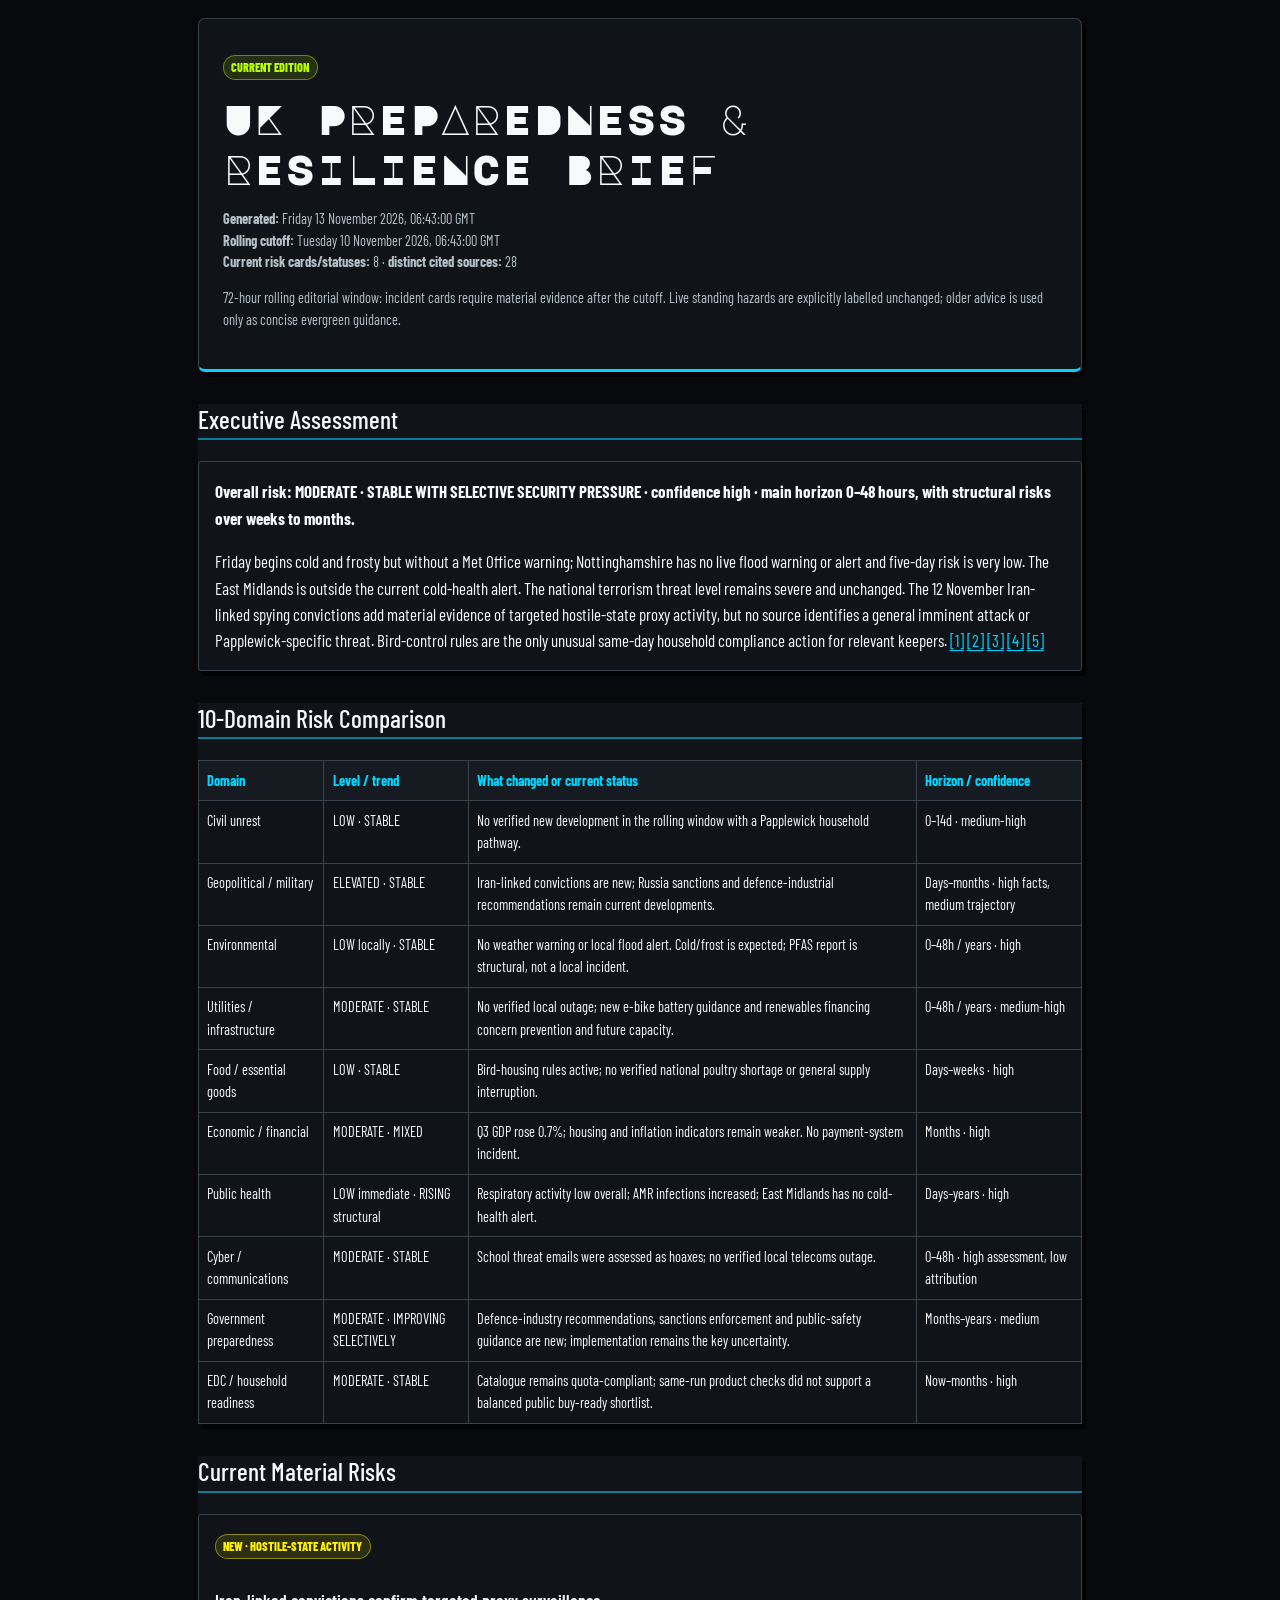
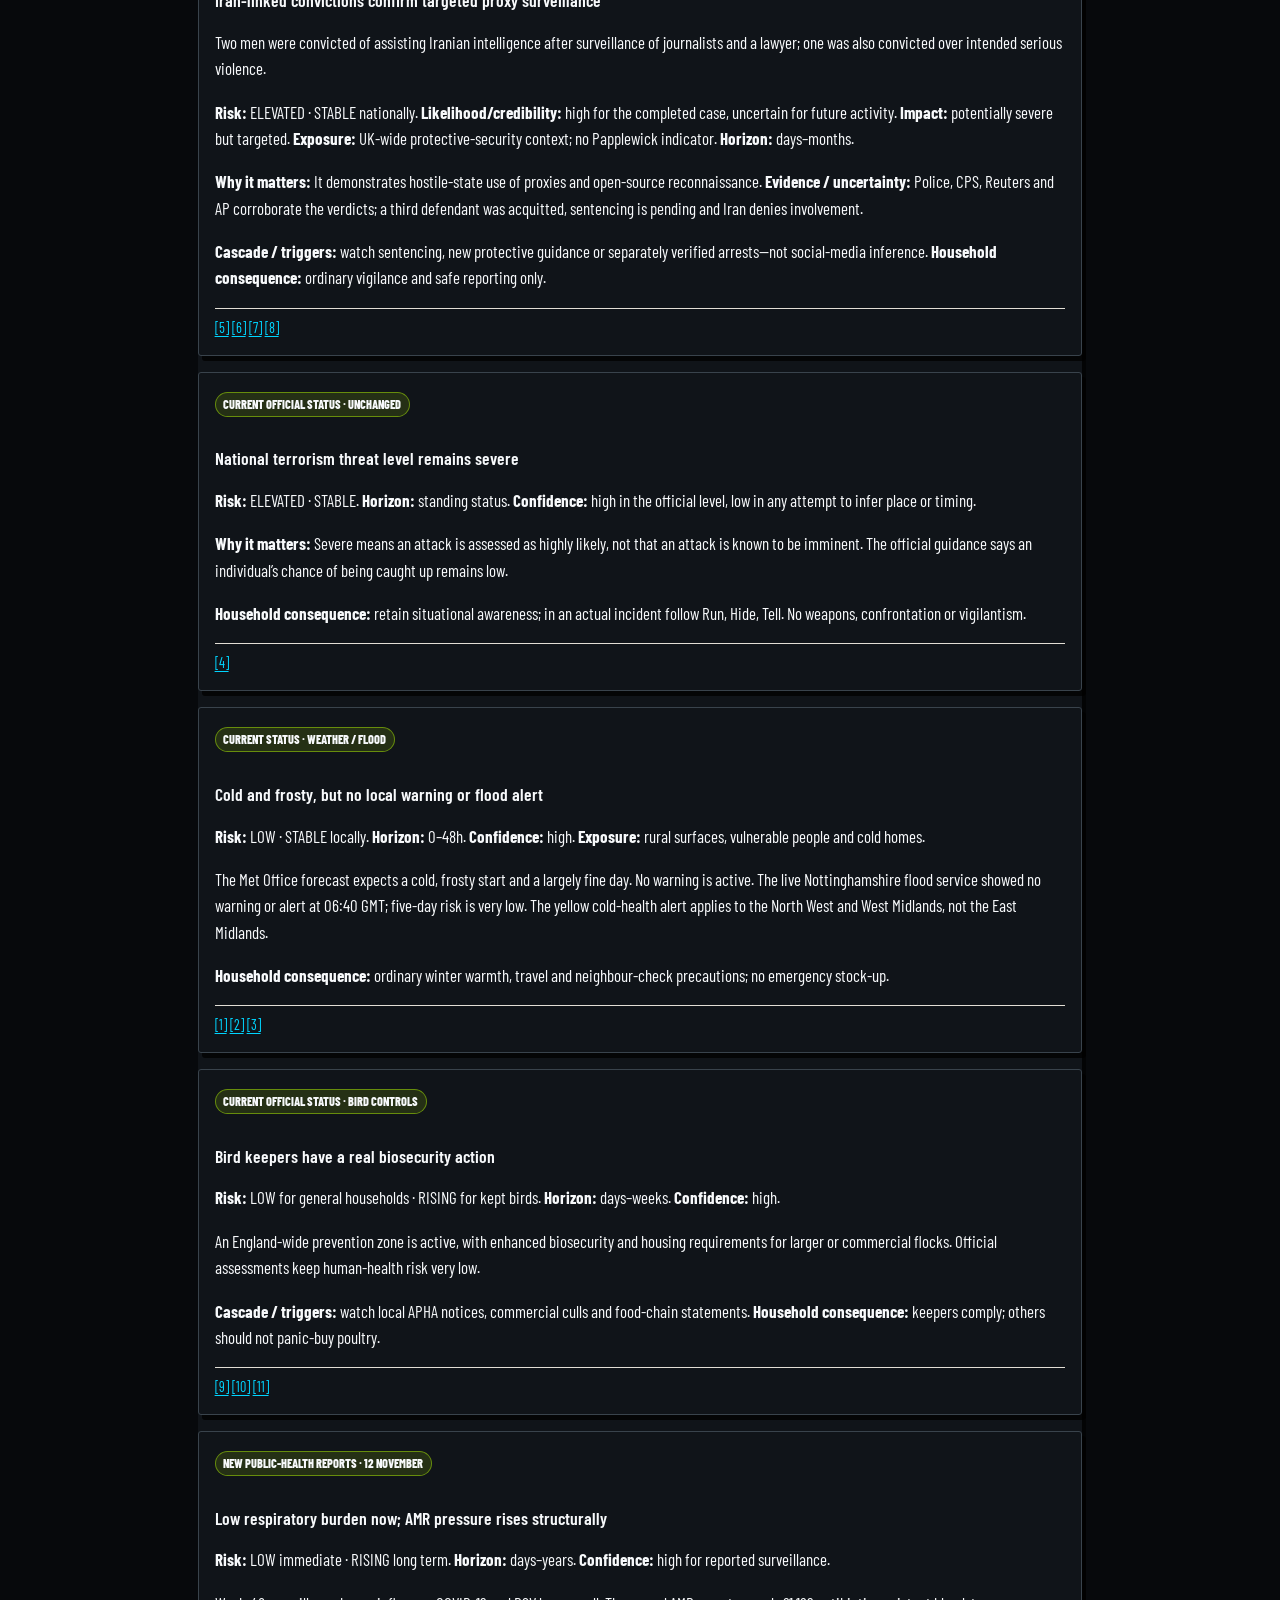
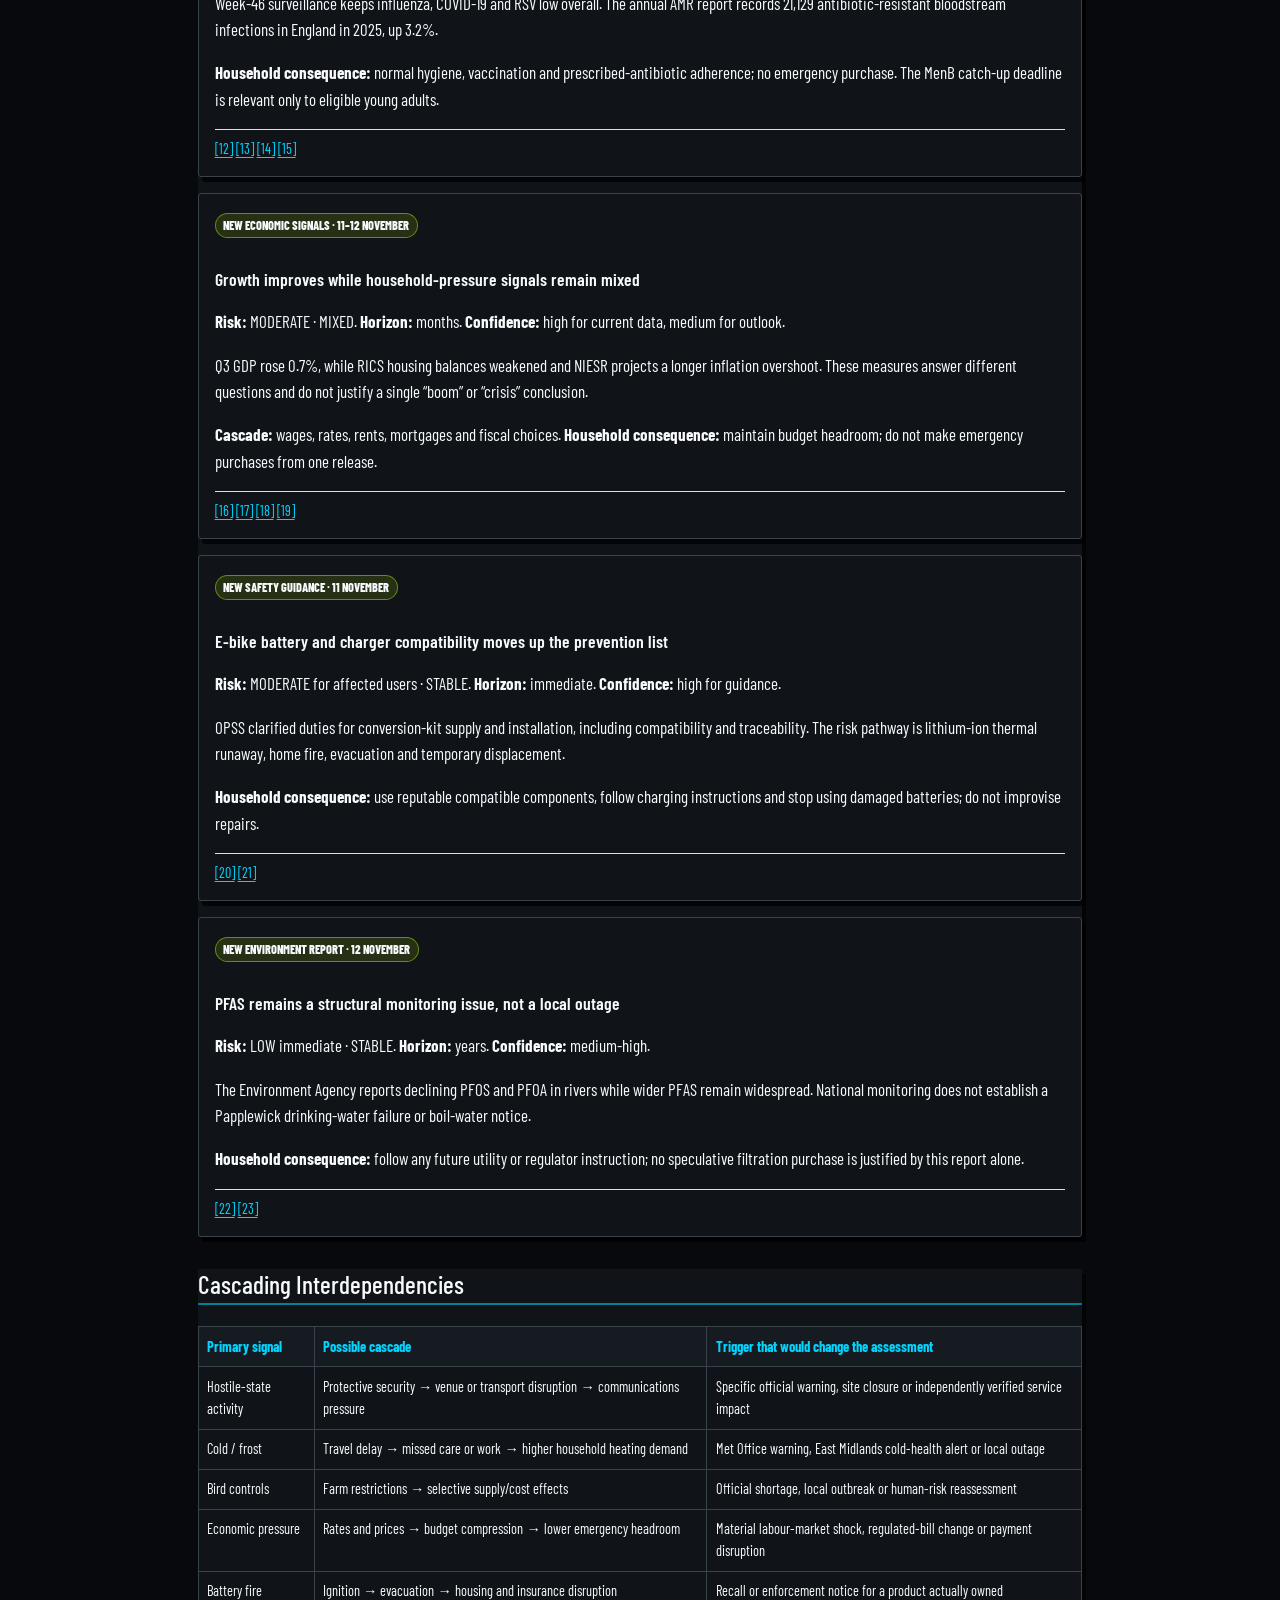
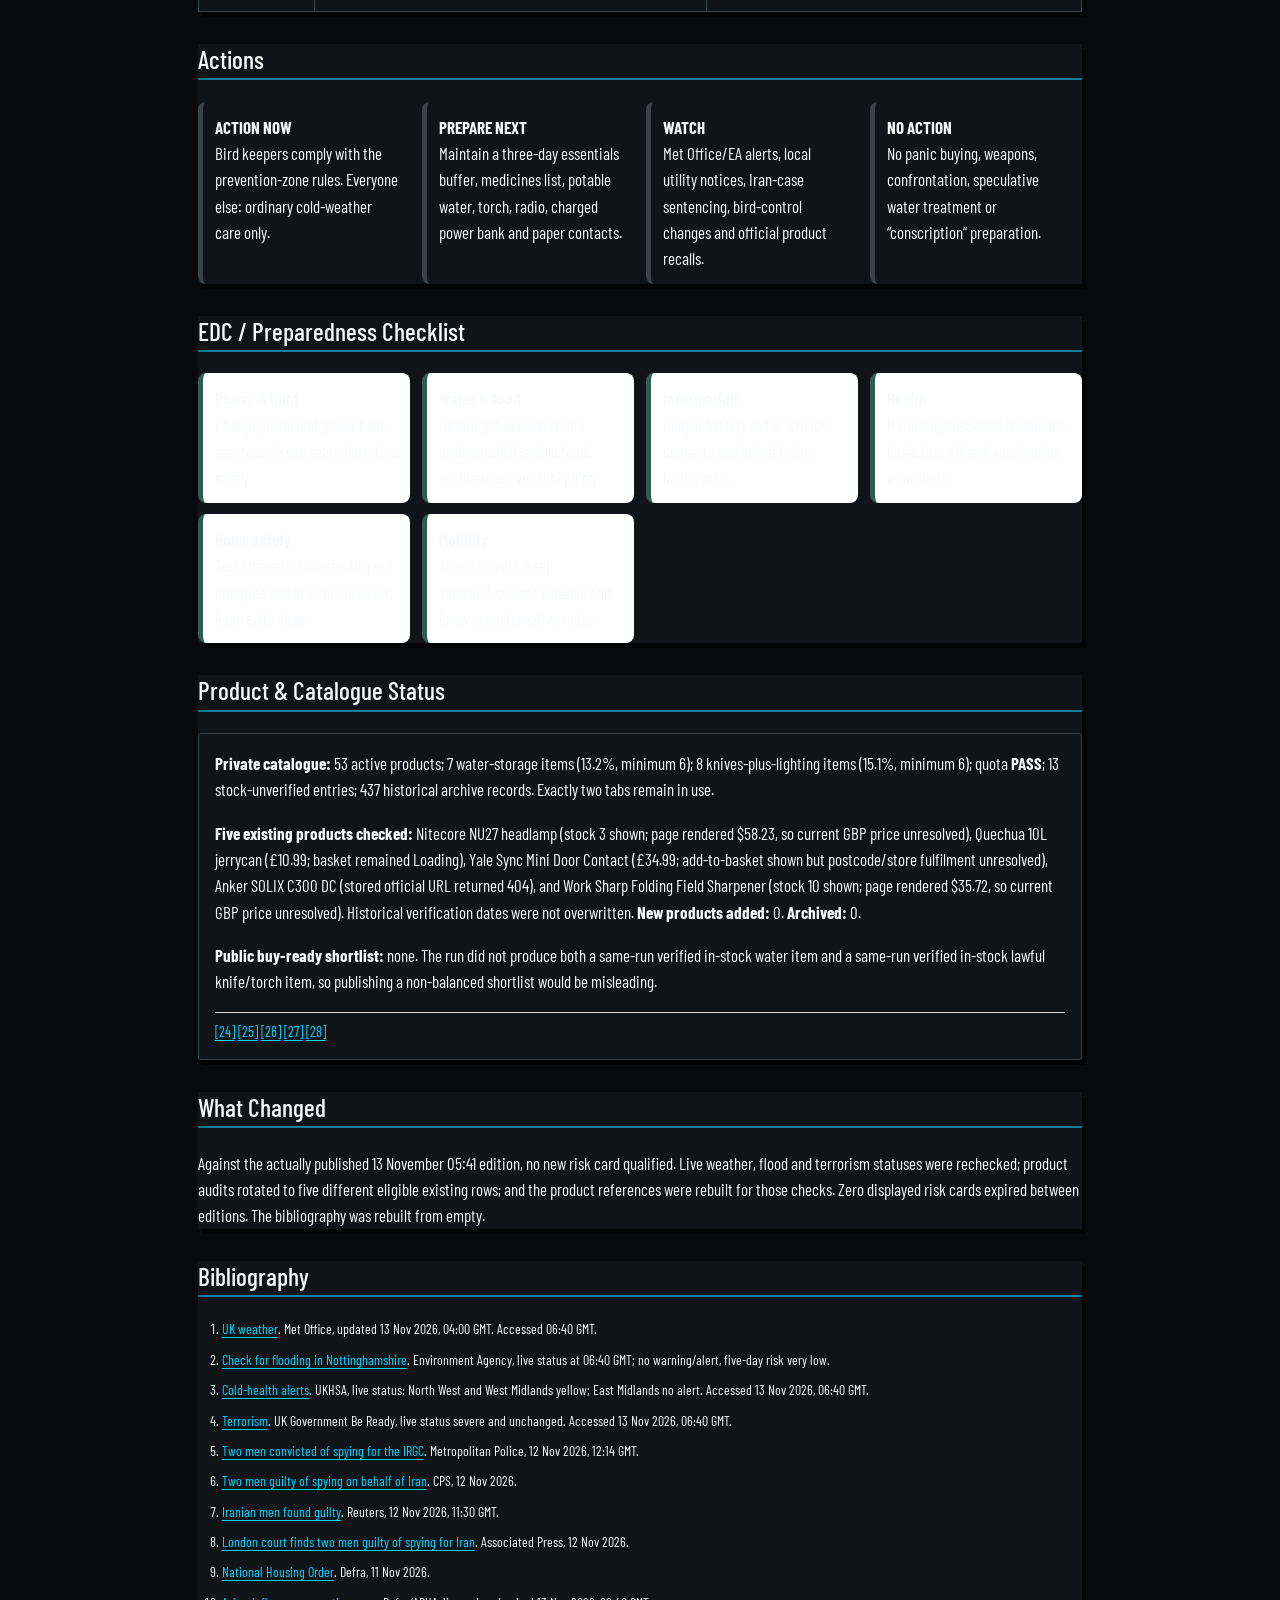
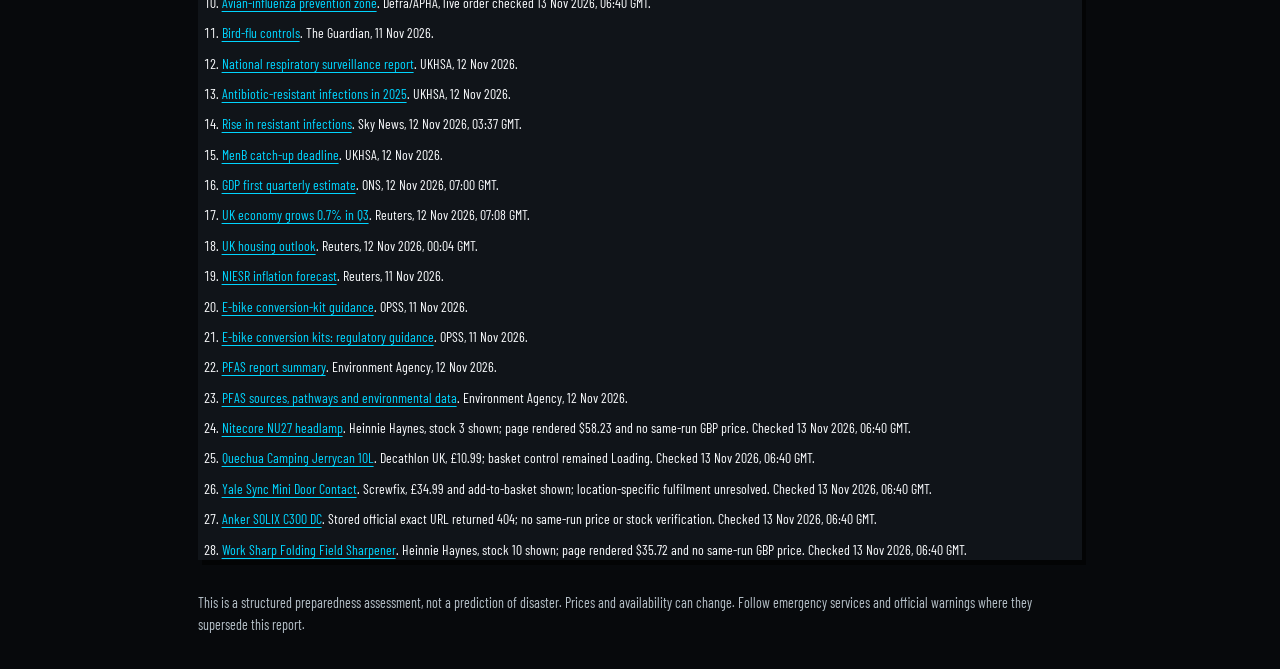
<file: briefings/reports/uk-preparedness-risk-brief.html>
<!doctype html>
<html lang="en-GB"><head><meta charset="utf-8"><meta name="viewport" content="width=device-width, initial-scale=1">
<title>UK Preparedness &amp; Resilience Brief — 13 November 2026</title><link rel="stylesheet" href="../report.css">
<style>:root{--navy:#17324D;--green:#2F5D50;--brass:#B78A3E;--cream:#F6F2E8;--charcoal:#22272B;--slate:#5C6770;--burgundy:#8A3F45}*{box-sizing:border-box}body{margin:0;background:var(--cream);color:var(--charcoal);font-family:system-ui,-apple-system,"Segoe UI",sans-serif;line-height:1.55}main{max-width:920px;margin:auto;padding:1.1rem}.masthead{background:var(--navy);color:#fff;padding:1.5rem;border-radius:16px;border-bottom:5px solid var(--brass)}h1{margin:.1rem 0;font-size:clamp(1.7rem,5vw,2.6rem)}h2{color:var(--navy);border-bottom:2px solid var(--brass);padding-bottom:.25rem;margin-top:2rem}h3{margin:.1rem 0 .45rem;color:var(--navy)}a{color:#174f77}.meta{color:#eef3f5}.card{background:#fff;border:1px solid #d7d3c9;border-radius:13px;padding:1rem;box-shadow:0 2px 8px #17324d12;margin:1rem 0}.tag{display:inline-block;padding:.12rem .48rem;border-radius:999px;background:#e7edf2;color:var(--navy);font-weight:750;font-size:.77rem}.alert{background:#f6e8ea;color:var(--burgundy)}.status{background:#edf4f0;color:var(--green)}table{width:100%;border-collapse:collapse;background:#fff;font-size:.9rem}th,td{padding:.52rem;border:1px solid #d9d7d1;text-align:left;vertical-align:top}th{background:var(--navy);color:#fff}.actions,.checklist{display:grid;gap:.7rem;grid-template-columns:repeat(auto-fit,minmax(195px,1fr))}.actions>div,.checklist>div{background:#fff;border-left:5px solid var(--green);padding:.75rem;border-radius:8px}.sources{font-size:.89rem;color:var(--slate);border-top:1px solid #e2ded5;padding-top:.5rem;margin-top:.75rem}.refs{font-size:.87rem;padding-left:1.5rem}.refs li{margin:.55rem 0;overflow-wrap:anywhere}.muted{color:var(--slate)}footer{margin:2rem 0 1rem;color:var(--slate);font-size:.88rem}@media(max-width:620px){main{padding:.65rem}.masthead{border-radius:10px}table{display:block;overflow-x:auto}}</style></head>
<body><main>
<header class="masthead"><p class="tag">CURRENT EDITION</p><h1>UK PREPAREDNESS &amp; RESILIENCE BRIEF</h1><p class="meta"><strong>Generated:</strong> Friday 13 November 2026, 06:43:00 GMT<br><strong>Rolling cutoff:</strong> Tuesday 10 November 2026, 06:43:00 GMT<br><strong>Current risk cards/statuses:</strong> 8 · <strong>distinct cited sources:</strong> 28</p><p class="meta">72-hour rolling editorial window: incident cards require material evidence after the cutoff. Live standing hazards are explicitly labelled unchanged; older advice is used only as concise evergreen guidance.</p></header>

<section><h2>Executive Assessment</h2><div class="card"><p><strong>Overall risk: MODERATE · STABLE WITH SELECTIVE SECURITY PRESSURE · confidence high · main horizon 0–48 hours, with structural risks over weeks to months.</strong></p><p>Friday begins cold and frosty but without a Met Office warning; Nottinghamshire has no live flood warning or alert and five-day risk is very low. The East Midlands is outside the current cold-health alert. The national terrorism threat level remains severe and unchanged. The 12 November Iran-linked spying convictions add material evidence of targeted hostile-state proxy activity, but no source identifies a general imminent attack or Papplewick-specific threat. Bird-control rules are the only unusual same-day household compliance action for relevant keepers. <a href="#ref-1">[1]</a> <a href="#ref-2">[2]</a> <a href="#ref-3">[3]</a> <a href="#ref-4">[4]</a> <a href="#ref-5">[5]</a></p></div></section>

<section><h2>10-Domain Risk Comparison</h2><table><thead><tr><th>Domain</th><th>Level / trend</th><th>What changed or current status</th><th>Horizon / confidence</th></tr></thead><tbody>
<tr><td>Civil unrest</td><td>LOW · STABLE</td><td>No verified new development in the rolling window with a Papplewick household pathway.</td><td>0–14d · medium-high</td></tr>
<tr><td>Geopolitical / military</td><td>ELEVATED · STABLE</td><td>Iran-linked convictions are new; Russia sanctions and defence-industrial recommendations remain current developments.</td><td>Days–months · high facts, medium trajectory</td></tr>
<tr><td>Environmental</td><td>LOW locally · STABLE</td><td>No weather warning or local flood alert. Cold/frost is expected; PFAS report is structural, not a local incident.</td><td>0–48h / years · high</td></tr>
<tr><td>Utilities / infrastructure</td><td>MODERATE · STABLE</td><td>No verified local outage; new e-bike battery guidance and renewables financing concern prevention and future capacity.</td><td>0–48h / years · medium-high</td></tr>
<tr><td>Food / essential goods</td><td>LOW · STABLE</td><td>Bird-housing rules active; no verified national poultry shortage or general supply interruption.</td><td>Days–weeks · high</td></tr>
<tr><td>Economic / financial</td><td>MODERATE · MIXED</td><td>Q3 GDP rose 0.7%; housing and inflation indicators remain weaker. No payment-system incident.</td><td>Months · high</td></tr>
<tr><td>Public health</td><td>LOW immediate · RISING structural</td><td>Respiratory activity low overall; AMR infections increased; East Midlands has no cold-health alert.</td><td>Days–years · high</td></tr>
<tr><td>Cyber / communications</td><td>MODERATE · STABLE</td><td>School threat emails were assessed as hoaxes; no verified local telecoms outage.</td><td>0–48h · high assessment, low attribution</td></tr>
<tr><td>Government preparedness</td><td>MODERATE · IMPROVING SELECTIVELY</td><td>Defence-industry recommendations, sanctions enforcement and public-safety guidance are new; implementation remains the key uncertainty.</td><td>Months–years · medium</td></tr>
<tr><td>EDC / household readiness</td><td>MODERATE · STABLE</td><td>Catalogue remains quota-compliant; same-run product checks did not support a balanced public buy-ready shortlist.</td><td>Now–months · high</td></tr>
</tbody></table></section>

<section><h2>Current Material Risks</h2>
<article class="card"><p class="tag alert">NEW · HOSTILE-STATE ACTIVITY</p><h3>Iran-linked convictions confirm targeted proxy surveillance</h3><p>Two men were convicted of assisting Iranian intelligence after surveillance of journalists and a lawyer; one was also convicted over intended serious violence.</p><p><strong>Risk:</strong> ELEVATED · STABLE nationally. <strong>Likelihood/credibility:</strong> high for the completed case, uncertain for future activity. <strong>Impact:</strong> potentially severe but targeted. <strong>Exposure:</strong> UK-wide protective-security context; no Papplewick indicator. <strong>Horizon:</strong> days–months.</p><p><strong>Why it matters:</strong> It demonstrates hostile-state use of proxies and open-source reconnaissance. <strong>Evidence / uncertainty:</strong> Police, CPS, Reuters and AP corroborate the verdicts; a third defendant was acquitted, sentencing is pending and Iran denies involvement.</p><p><strong>Cascade / triggers:</strong> watch sentencing, new protective guidance or separately verified arrests—not social-media inference. <strong>Household consequence:</strong> ordinary vigilance and safe reporting only.</p><p class="sources"><a href="#ref-5">[5]</a> <a href="#ref-6">[6]</a> <a href="#ref-7">[7]</a> <a href="#ref-8">[8]</a></p></article>

<article class="card"><p class="tag status">CURRENT OFFICIAL STATUS · UNCHANGED</p><h3>National terrorism threat level remains severe</h3><p><strong>Risk:</strong> ELEVATED · STABLE. <strong>Horizon:</strong> standing status. <strong>Confidence:</strong> high in the official level, low in any attempt to infer place or timing.</p><p><strong>Why it matters:</strong> Severe means an attack is assessed as highly likely, not that an attack is known to be imminent. The official guidance says an individual’s chance of being caught up remains low.</p><p><strong>Household consequence:</strong> retain situational awareness; in an actual incident follow Run, Hide, Tell. No weapons, confrontation or vigilantism.</p><p class="sources"><a href="#ref-4">[4]</a></p></article>

<article class="card"><p class="tag status">CURRENT STATUS · WEATHER / FLOOD</p><h3>Cold and frosty, but no local warning or flood alert</h3><p><strong>Risk:</strong> LOW · STABLE locally. <strong>Horizon:</strong> 0–48h. <strong>Confidence:</strong> high. <strong>Exposure:</strong> rural surfaces, vulnerable people and cold homes.</p><p>The Met Office forecast expects a cold, frosty start and a largely fine day. No warning is active. The live Nottinghamshire flood service showed no warning or alert at 06:40 GMT; five-day risk is very low. The yellow cold-health alert applies to the North West and West Midlands, not the East Midlands.</p><p><strong>Household consequence:</strong> ordinary winter warmth, travel and neighbour-check precautions; no emergency stock-up.</p><p class="sources"><a href="#ref-1">[1]</a> <a href="#ref-2">[2]</a> <a href="#ref-3">[3]</a></p></article>

<article class="card"><p class="tag">CURRENT OFFICIAL STATUS · BIRD CONTROLS</p><h3>Bird keepers have a real biosecurity action</h3><p><strong>Risk:</strong> LOW for general households · RISING for kept birds. <strong>Horizon:</strong> days–weeks. <strong>Confidence:</strong> high.</p><p>An England-wide prevention zone is active, with enhanced biosecurity and housing requirements for larger or commercial flocks. Official assessments keep human-health risk very low.</p><p><strong>Cascade / triggers:</strong> watch local APHA notices, commercial culls and food-chain statements. <strong>Household consequence:</strong> keepers comply; others should not panic-buy poultry.</p><p class="sources"><a href="#ref-9">[9]</a> <a href="#ref-10">[10]</a> <a href="#ref-11">[11]</a></p></article>

<article class="card"><p class="tag">NEW PUBLIC-HEALTH REPORTS · 12 NOVEMBER</p><h3>Low respiratory burden now; AMR pressure rises structurally</h3><p><strong>Risk:</strong> LOW immediate · RISING long term. <strong>Horizon:</strong> days–years. <strong>Confidence:</strong> high for reported surveillance.</p><p>Week-46 surveillance keeps influenza, COVID-19 and RSV low overall. The annual AMR report records 21,129 antibiotic-resistant bloodstream infections in England in 2025, up 3.2%.</p><p><strong>Household consequence:</strong> normal hygiene, vaccination and prescribed-antibiotic adherence; no emergency purchase. The MenB catch-up deadline is relevant only to eligible young adults.</p><p class="sources"><a href="#ref-12">[12]</a> <a href="#ref-13">[13]</a> <a href="#ref-14">[14]</a> <a href="#ref-15">[15]</a></p></article>

<article class="card"><p class="tag">NEW ECONOMIC SIGNALS · 11–12 NOVEMBER</p><h3>Growth improves while household-pressure signals remain mixed</h3><p><strong>Risk:</strong> MODERATE · MIXED. <strong>Horizon:</strong> months. <strong>Confidence:</strong> high for current data, medium for outlook.</p><p>Q3 GDP rose 0.7%, while RICS housing balances weakened and NIESR projects a longer inflation overshoot. These measures answer different questions and do not justify a single “boom” or “crisis” conclusion.</p><p><strong>Cascade:</strong> wages, rates, rents, mortgages and fiscal choices. <strong>Household consequence:</strong> maintain budget headroom; do not make emergency purchases from one release.</p><p class="sources"><a href="#ref-16">[16]</a> <a href="#ref-17">[17]</a> <a href="#ref-18">[18]</a> <a href="#ref-19">[19]</a></p></article>

<article class="card"><p class="tag">NEW SAFETY GUIDANCE · 11 NOVEMBER</p><h3>E-bike battery and charger compatibility moves up the prevention list</h3><p><strong>Risk:</strong> MODERATE for affected users · STABLE. <strong>Horizon:</strong> immediate. <strong>Confidence:</strong> high for guidance.</p><p>OPSS clarified duties for conversion-kit supply and installation, including compatibility and traceability. The risk pathway is lithium-ion thermal runaway, home fire, evacuation and temporary displacement.</p><p><strong>Household consequence:</strong> use reputable compatible components, follow charging instructions and stop using damaged batteries; do not improvise repairs.</p><p class="sources"><a href="#ref-20">[20]</a> <a href="#ref-21">[21]</a></p></article>

<article class="card"><p class="tag">NEW ENVIRONMENT REPORT · 12 NOVEMBER</p><h3>PFAS remains a structural monitoring issue, not a local outage</h3><p><strong>Risk:</strong> LOW immediate · STABLE. <strong>Horizon:</strong> years. <strong>Confidence:</strong> medium-high.</p><p>The Environment Agency reports declining PFOS and PFOA in rivers while wider PFAS remain widespread. National monitoring does not establish a Papplewick drinking-water failure or boil-water notice.</p><p><strong>Household consequence:</strong> follow any future utility or regulator instruction; no speculative filtration purchase is justified by this report alone.</p><p class="sources"><a href="#ref-22">[22]</a> <a href="#ref-23">[23]</a></p></article>
</section>

<section><h2>Cascading Interdependencies</h2><table><thead><tr><th>Primary signal</th><th>Possible cascade</th><th>Trigger that would change the assessment</th></tr></thead><tbody>
<tr><td>Hostile-state activity</td><td>Protective security → venue or transport disruption → communications pressure</td><td>Specific official warning, site closure or independently verified service impact</td></tr>
<tr><td>Cold / frost</td><td>Travel delay → missed care or work → higher household heating demand</td><td>Met Office warning, East Midlands cold-health alert or local outage</td></tr>
<tr><td>Bird controls</td><td>Farm restrictions → selective supply/cost effects</td><td>Official shortage, local outbreak or human-risk reassessment</td></tr>
<tr><td>Economic pressure</td><td>Rates and prices → budget compression → lower emergency headroom</td><td>Material labour-market shock, regulated-bill change or payment disruption</td></tr>
<tr><td>Battery fire</td><td>Ignition → evacuation → housing and insurance disruption</td><td>Recall or enforcement notice for a product actually owned</td></tr>
</tbody></table></section>

<section><h2>Actions</h2><div class="actions"><div><strong>ACTION NOW</strong><br>Bird keepers comply with the prevention-zone rules. Everyone else: ordinary cold-weather care only.</div><div><strong>PREPARE NEXT</strong><br>Maintain a three-day essentials buffer, medicines list, potable water, torch, radio, charged power bank and paper contacts.</div><div><strong>WATCH</strong><br>Met Office/EA alerts, local utility notices, Iran-case sentencing, bird-control changes and official product recalls.</div><div><strong>NO ACTION</strong><br>No panic buying, weapons, confrontation, speculative water treatment or “conscription” preparation.</div></div></section>

<section><h2>EDC / Preparedness Checklist</h2><div class="checklist"><div><strong>Power &amp; light</strong><br>Charge phone and power bank; test torch; keep spare batteries safely.</div><div><strong>Water &amp; food</strong><br>Rotate potable water and ordinary shelf-stable food; avoid excessive stockpiling.</div><div><strong>Information</strong><br>Keep a battery radio, written contacts and official-alert bookmarks.</div><div><strong>Health</strong><br>Maintain prescribed medicines, basic first aid and vaccination awareness.</div><div><strong>Home safety</strong><br>Test smoke/CO alarms; inspect chargers and lithium batteries; keep exits clear.</div><div><strong>Mobility</strong><br>Allow for frost, keep vehicle/footwear suitable and know one alternative route.</div></div></section>

<section><h2>Product &amp; Catalogue Status</h2><div class="card"><p><strong>Private catalogue:</strong> 53 active products; 7 water-storage items (13.2%, minimum 6); 8 knives-plus-lighting items (15.1%, minimum 6); quota <strong>PASS</strong>; 13 stock-unverified entries; 437 historical archive records. Exactly two tabs remain in use.</p><p><strong>Five existing products checked:</strong> Nitecore NU27 headlamp (stock 3 shown; page rendered $58.23, so current GBP price unresolved), Quechua 10L jerrycan (£10.99; basket remained Loading), Yale Sync Mini Door Contact (£34.99; add-to-basket shown but postcode/store fulfilment unresolved), Anker SOLIX C300 DC (stored official URL returned 404), and Work Sharp Folding Field Sharpener (stock 10 shown; page rendered $35.72, so current GBP price unresolved). Historical verification dates were not overwritten. <strong>New products added:</strong> 0. <strong>Archived:</strong> 0.</p><p><strong>Public buy-ready shortlist:</strong> none. The run did not produce both a same-run verified in-stock water item and a same-run verified in-stock lawful knife/torch item, so publishing a non-balanced shortlist would be misleading.</p><p class="sources"><a href="#ref-24">[24]</a> <a href="#ref-25">[25]</a> <a href="#ref-26">[26]</a> <a href="#ref-27">[27]</a> <a href="#ref-28">[28]</a></p></div></section>

<section><h2>What Changed</h2><p>Against the actually published 13 November 05:41 edition, no new risk card qualified. Live weather, flood and terrorism statuses were rechecked; product audits rotated to five different eligible existing rows; and the product references were rebuilt for those checks. Zero displayed risk cards expired between editions. The bibliography was rebuilt from empty.</p></section>

<section><h2>Bibliography</h2><ol class="refs">
<li id="ref-1"><a href="https://weather.metoffice.gov.uk/forecast/uk">UK weather</a>. Met Office, updated 13 Nov 2026, 04:00 GMT. Accessed 06:40 GMT.</li>
<li id="ref-2"><a href="https://check-for-flooding.service.gov.uk/location/nottinghamshire">Check for flooding in Nottinghamshire</a>. Environment Agency, live status at 06:40 GMT; no warning/alert, five-day risk very low.</li>
<li id="ref-3"><a href="https://ukhsa-dashboard.data.gov.uk/weather-health-alerts/cold">Cold-health alerts</a>. UKHSA, live status: North West and West Midlands yellow; East Midlands no alert. Accessed 13 Nov 2026, 06:40 GMT.</li>
<li id="ref-4"><a href="https://beready.campaign.gov.uk/be-informed-about-hazards/terrorism/">Terrorism</a>. UK Government Be Ready, live status severe and unchanged. Accessed 13 Nov 2026, 06:40 GMT.</li>
<li id="ref-5"><a href="https://news.met.police.uk/news/two-iranian-men-convicted-of-spying-for-the-islamic-republic-guards-corp-514944">Two men convicted of spying for the IRGC</a>. Metropolitan Police, 12 Nov 2026, 12:14 GMT.</li>
<li id="ref-6"><a href="https://www.cps.gov.uk/national-news/news/two-men-who-spied-journalists-and-lawyer-guilty-spying-behalf-iran">Two men guilty of spying on behalf of Iran</a>. CPS, 12 Nov 2026.</li>
<li id="ref-7"><a href="https://www.reuters.com/world/middle-east/iranian-men-found-guilty-uk-assisting-iranian-intelligence-2026-11-12/">Iranian men found guilty</a>. Reuters, 12 Nov 2026, 11:30 GMT.</li>
<li id="ref-8"><a href="https://apnews.com/article/273c38362d3c0a0e8ece8a2075442dd0">London court finds two men guilty of spying for Iran</a>. Associated Press, 12 Nov 2026.</li>
<li id="ref-9"><a href="https://www.gov.uk/government/news/national-housing-order-declared-to-protect-birds-from-avian-influenza">National Housing Order</a>. Defra, 11 Nov 2026.</li>
<li id="ref-10"><a href="https://www.gov.uk/animal-disease-cases-england/bird-flu-avian-influenza-prevention-zone-aipz-england">Avian-influenza prevention zone</a>. Defra/APHA, live order checked 13 Nov 2026, 06:40 GMT.</li>
<li id="ref-11"><a href="https://www.theguardian.com/world/2026/nov/11/bird-flu-poultry-captive-birds-kept-inside-england-scotland">Bird-flu controls</a>. The Guardian, 11 Nov 2026.</li>
<li id="ref-12"><a href="https://www.gov.uk/government/statistics/national-flu-and-covid-19-surveillance-reports-2026-to-2027-season/national-flu-and-covid-19-surveillance-report-12-november-2026-week-46">National respiratory surveillance report</a>. UKHSA, 12 Nov 2026.</li>
<li id="ref-13"><a href="https://www.gov.uk/government/news/over-400-antibiotic-resistant-infections-each-week-in-2025">Antibiotic-resistant infections in 2025</a>. UKHSA, 12 Nov 2026.</li>
<li id="ref-14"><a href="https://news.sky.com/story/sharp-rise-in-life-threatening-antibiotic-resistant-infections-13611268">Rise in resistant infections</a>. Sky News, 12 Nov 2026, 03:37 GMT.</li>
<li id="ref-15"><a href="https://www.gov.uk/government/news/time-running-out-for-over-580000-young-people-to-get-1st-dose-of-menb">MenB catch-up deadline</a>. UKHSA, 12 Nov 2026.</li>
<li id="ref-16"><a href="https://www.ons.gov.uk/economy/grossdomesticproductgdp/bulletins/gdpfirstquarterlyestimateuk/julytoseptember2026/pdf">GDP first quarterly estimate</a>. ONS, 12 Nov 2026, 07:00 GMT.</li>
<li id="ref-17"><a href="https://www.reuters.com/world/uk/uk-economy-grows-07-q3-ons-data-shows-2026-11-12/">UK economy grows 0.7% in Q3</a>. Reuters, 12 Nov 2026, 07:08 GMT.</li>
<li id="ref-18"><a href="https://www.reuters.com/world/uk/uk-house-sales-outlook-is-darkest-since-2023-rics-says-2026-11-12/">UK housing outlook</a>. Reuters, 12 Nov 2026, 00:04 GMT.</li>
<li id="ref-19"><a href="https://www.reuters.com/world/uk/uk-inflation-overshoot-bank-england-target-next-4-years-niesr-forecasts-2026-11-11/">NIESR inflation forecast</a>. Reuters, 11 Nov 2026.</li>
<li id="ref-20"><a href="https://www.gov.uk/government/news/new-e-bike-conversion-kit-guidance-clarifies-safety-rules">E-bike conversion-kit guidance</a>. OPSS, 11 Nov 2026.</li>
<li id="ref-21"><a href="https://www.gov.uk/guidance/e-bike-conversion-kits-product-safety-regulatory-guidance">E-bike conversion kits: regulatory guidance</a>. OPSS, 11 Nov 2026.</li>
<li id="ref-22"><a href="https://www.gov.uk/government/news/new-report-shows-progress-in-cutting-levels-of-forever-chemicals-in-englands-rivers">PFAS report summary</a>. Environment Agency, 12 Nov 2026.</li>
<li id="ref-23"><a href="https://www.gov.uk/government/publications/pfas-sources-pathways-and-environmental-data-2026">PFAS sources, pathways and environmental data</a>. Environment Agency, 12 Nov 2026.</li>
<li id="ref-24"><a href="https://heinnie.com/nitecore-nu27-multi-colour-temperature-headlamp/">Nitecore NU27 headlamp</a>. Heinnie Haynes, stock 3 shown; page rendered $58.23 and no same-run GBP price. Checked 13 Nov 2026, 06:40 GMT.</li>
<li id="ref-25"><a href="https://www.decathlon.co.uk/p/camping-jerrycan-10-litres/303364/m8513669">Quechua Camping Jerrycan 10L</a>. Decathlon UK, £10.99; basket control remained Loading. Checked 13 Nov 2026, 06:40 GMT.</li>
<li id="ref-26"><a href="https://www.screwfix.com/p/yale-sync-mini-door-contact/787fl">Yale Sync Mini Door Contact</a>. Screwfix, £34.99 and add-to-basket shown; location-specific fulfilment unresolved. Checked 13 Nov 2026, 06:40 GMT.</li>
<li id="ref-27"><a href="https://www.ankersolix.com/uk/products/c300-dc">Anker SOLIX C300 DC</a>. Stored official exact URL returned 404; no same-run price or stock verification. Checked 13 Nov 2026, 06:40 GMT.</li>
<li id="ref-28"><a href="https://heinnie.com/work-sharp-folding-field-sharpener/">Work Sharp Folding Field Sharpener</a>. Heinnie Haynes, stock 10 shown; page rendered $35.72 and no same-run GBP price. Checked 13 Nov 2026, 06:40 GMT.</li>
</ol></section>
<footer>This is a structured preparedness assessment, not a prediction of disaster. Prices and availability can change. Follow emergency services and official warnings where they supersede this report.</footer>
</main></body></html>
</file>
<file: assets/type-system.css>
@import url('https://fonts.googleapis.com/css2?family=Barlow+Condensed:wght@400;500;600;700&family=Major+Mono+Display&display=swap');

:root {
  color-scheme: light;
  --paper: #f4f0e6;
  --paper-light: #fbf9f2;
  --paper-deep: #eae5d8;
  --ink: #29342e;
  --muted: #667168;
  --forest: #3e6048;
  --forest-dark: #2e4d38;
  --forest-soft: #e5ece4;
  --rust: #a2533d;
  --brass: #8f7444;
  --line: #d8d2c4;
  --shadow: 0 5px 18px rgba(43, 51, 43, .07);
  --font-display: "Literata", Georgia, serif;
  --font-ui: "Atkinson Hyperlegible", Arial, sans-serif;
  --chart-surface: #f8f6ef;
  --chart-grid: rgba(41, 52, 46, .14);
  --chart-text: #29342e;

  /* Preserve the existing page components while translating their color tokens. */
  --canvas: var(--paper);
  --surface: var(--paper-light);
  --surface-strong: #fffdf8;
  --mist: var(--paper-deep);
  --sky: #9eaf9f;
  --teal: var(--forest);
  --teal-dark: var(--forest-dark);
  --orange: var(--rust);
  --orange-dark: var(--rust);
  --leaf: #a0b397;
  --green: var(--forest);
  --green-2: #58765d;
  --shadow-1: var(--shadow);
  --shadow-2: 0 10px 28px rgba(43, 51, 43, .09);
  --bg-1: var(--paper);
  --bg-2: var(--paper-deep);
  --card: var(--paper-light);
  --panel: #f5f2e9;
  --panel-soft: #ece8dc;
  --blue: #4c6e79;
  --orange-soft: #bd7458;
  --danger: #a4443a;
}

* { box-sizing: border-box; }
html { background: var(--paper) !important; scroll-behavior: smooth; }
body {
  color: var(--ink) !important;
  background: var(--paper) !important;
  font-family: var(--font-ui) !important;
  line-height: 1.55;
}
h1, h2, h3, h4, .script-title,
.card-heading h2, .section-heading h2, .planning-card h3,
.link-group summary > span, #home-weight-trend-heading, #weight-trend-heading {
  color: var(--ink);
  font-family: var(--font-display) !important;
  font-weight: 500 !important;
  letter-spacing: -.025em;
}
p, li, label, button, input, select, textarea, summary, table, th, td {
  font-family: var(--font-ui) !important;
}
a { color: var(--forest-dark); text-underline-offset: 3px; }
a:hover { color: var(--rust); }
:focus-visible { outline: 3px solid rgba(62, 96, 72, .52) !important; outline-offset: 3px; }

.site-menu {
  position: relative;
  z-index: 20;
  height: 64px !important;
  display: flex;
  align-items: center;
  justify-content: flex-start !important;
  gap: clamp(3px, 1vw, 13px) !important;
  padding: 8px clamp(12px, 3vw, 34px) !important;
  overflow-x: auto;
  white-space: nowrap;
  background: var(--paper) !important;
  border-bottom: 1px solid var(--line) !important;
  box-shadow: none !important;
  font-family: var(--font-ui) !important;
}
.site-menu::before {
  content: "FIELD NOTES";
  flex: 0 0 auto;
  margin-right: auto;
  padding-right: 22px;
  color: var(--forest-dark);
  font-size: .72rem;
  font-weight: 700;
  letter-spacing: .16em;
}
.site-menu a {
  flex: 0 0 auto;
  padding: 10px 11px !important;
  border: 0;
  border-bottom: 2px solid transparent;
  border-radius: 0 !important;
  color: var(--muted) !important;
  background: transparent !important;
  text-decoration: none;
  font-size: .91rem !important;
  font-weight: 700;
  line-height: 1.2;
}
.site-menu a:hover,
.site-menu a:focus-visible {
  color: var(--ink) !important;
  background: transparent !important;
  border-bottom-color: var(--rust);
}
.site-menu a[aria-current="page"] {
  color: var(--forest-dark) !important;
  background: transparent !important;
  border-bottom-color: var(--forest);
}
.site-menu a:focus-visible { outline-offset: -2px !important; }
.page-frame {
  width: 100%;
  height: calc(100% - 64px) !important;
  border: 0;
  display: block;
  background: var(--paper) !important;
}
@media (max-width: 600px) {
  .site-menu { height: 58px !important; gap: 1px !important; padding-inline: 10px !important; }
  .site-menu::before { padding-right: 8px; font-size: .64rem; letter-spacing: .12em; }
  .site-menu a { padding: 9px 8px !important; font-size: .82rem !important; }
  .page-frame { height: calc(100% - 58px) !important; }
}

/* Home: a calm index rather than a wall of glowing widgets. */
.wave-bg { display: none !important; }
.home-shell {
  width: min(1120px, calc(100% - 36px)) !important;
  padding: 34px 0 56px !important;
}
.page-intro {
  align-items: end;
  margin: 0 0 27px !important;
  padding: 0 0 18px;
  border-bottom: 1px solid var(--line);
}
.eyebrow, .section-kicker, .kicker {
  color: var(--forest) !important;
  font-family: var(--font-ui) !important;
  font-size: .7rem !important;
  font-weight: 700 !important;
  letter-spacing: .14em !important;
  text-transform: uppercase;
}
.page-intro h1 { margin-top: 4px !important; color: var(--ink) !important; font-size: clamp(2.3rem, 5vw, 3.5rem) !important; line-height: 1.04; }
.today-label { color: var(--muted) !important; font-size: .88rem; }
.dashboard-grid, .context-grid, .planning-grid { gap: 15px !important; margin-bottom: 17px !important; }
.context-grid { grid-template-columns: minmax(0, 1.25fr) minmax(260px, .75fr) !important; }
.planning-grid { grid-template-columns: repeat(3, minmax(0, 1fr)) !important; }
.card, .main, .link-group, .briefing-nav, .viewer {
  border: 1px solid var(--line) !important;
  border-radius: 7px !important;
  background: var(--paper-light) !important;
  box-shadow: var(--shadow) !important;
  backdrop-filter: none !important;
}
.card { padding: 20px !important; }
.card::before {
  width: 3px !important;
  border-radius: 7px 0 0 7px !important;
  background: var(--forest) !important;
}
.card.orange::before, .planning-card.month::before { background: var(--rust) !important; }
.card.green::before, .planning-card.year::before { background: var(--forest) !important; }
.card.sky::before { background: var(--brass) !important; }
.card-heading { margin-bottom: 14px !important; }
.card-heading h2, .section-heading h2, .planning-card h3 { color: var(--ink) !important; font-size: clamp(1.65rem, 3vw, 2.1rem) !important; line-height: 1.15 !important; }
.micro-meta { gap: 6px; }
.micro-meta span {
  padding: 5px 8px;
  border: 1px solid var(--line);
  border-radius: 3px !important;
  color: var(--muted);
  background: var(--paper) !important;
  font-size: .72rem;
}
.favourites-grid { gap: 9px !important; }
.favourite-link, .tool-link, .discovery-link, .health-metric {
  border-color: var(--line) !important;
  border-radius: 4px !important;
  color: var(--ink) !important;
  background: #fffdf8 !important;
  box-shadow: none !important;
}
.favourite-link { min-height: 67px !important; }
.favourite-link svg, .tool-link svg, .discovery-link svg { opacity: .72; }
.favourite-link:hover, .tool-link:hover, .discovery-link:hover {
  transform: translateY(-1px);
  border-color: #aebbaa !important;
  background: var(--forest-soft) !important;
  box-shadow: none !important;
}
.health-metrics { gap: 8px; }
.health-metric { padding: 10px 7px !important; }
.health-metric strong { color: var(--forest-dark) !important; }
.health-trend, .attention-status, .micro-meta span {
  border-color: var(--line) !important;
  border-radius: 3px !important;
  color: var(--muted) !important;
  background: #efeee6 !important;
}
.health-link, .attention-detail a, .attention-more summary, .discovery-more summary {
  color: var(--forest-dark) !important;
}
.section { margin-bottom: 22px !important; }
.section-heading { margin-bottom: 10px !important; }
.section-heading h2 { color: var(--ink) !important; }
.section-heading p { color: var(--muted) !important; font-size: .82rem; }
.link-groups { gap: 11px !important; }
.link-group { overflow: hidden; }
.link-group summary {
  background: #efede4 !important;
  padding: 13px 42px 13px 15px !important;
}
.link-group summary::after { color: var(--rust) !important; }
.link-group summary > span { color: var(--ink) !important; font-size: 1.3rem !important; }
.tool-grid { gap: 7px !important; }
.tool-link { min-height: 42px !important; padding: 8px 9px !important; }
.planning-card { min-height: 0 !important; }
.planning-card h3 { margin-top: 5px !important; }
.planning-card > p:not(.section-kicker) {
  margin: 11px 0 0;
  color: var(--muted);
  font-size: .9rem;
  line-height: 1.5;
}
.discovery-card { margin-top: 20px; }
.discovery-more summary { font-weight: 700; }
.home-weight-card { border-radius: 6px !important; }
.home-weight-wrap, .chart-wrap {
  color: var(--ink) !important;
  border: 1px solid var(--line) !important;
  border-radius: 6px !important;
  background: var(--chart-surface) !important;
  box-shadow: none !important;
}
.home-weight-heading h3 { color: var(--ink) !important; }
.home-weight-heading p, .home-weight-note, .home-weight-empty { color: var(--muted) !important; }
.home-weight-chip { border-color: var(--line) !important; background: var(--paper-light) !important; }
.home-weight-tooltip, .chart-tooltip {
  color: var(--ink) !important;
  border-color: var(--line) !important;
  background: var(--paper-light) !important;
}
.home-weight-note, .chart-note { font-family: var(--font-ui) !important; }

/* Health and learning pages share the same quiet paper, type and controls. */
main.card { max-width: 1100px; margin: 22px auto; }
.hero, .coach, .trend-card, .sources-panel, .panel, .small, .picker, .result, .setup {
  border-color: var(--line) !important;
  border-radius: 7px !important;
  color: var(--ink) !important;
  background: var(--paper-light) !important;
  box-shadow: var(--shadow) !important;
  backdrop-filter: none !important;
}
.hero { color: var(--ink) !important; }
.hero h1, .hero h2, .coach-heading h2 { color: var(--ink) !important; }
.hero p, .coach-subtitle, .metric small, .metric span, .tile span { color: var(--muted) !important; }
.status, .badge, .chip, .duration {
  border-color: var(--line) !important;
  border-radius: 3px !important;
  color: var(--forest-dark) !important;
  background: var(--forest-soft) !important;
}
.metric, .tile, .trend-card { border-color: var(--line) !important; background: #fffdf8 !important; }
.metric strong, .tile strong { color: var(--forest-dark) !important; }
.progress { background: var(--paper-deep) !important; }
.bar { background: var(--forest) !important; }
.coach-section { border-color: var(--line) !important; }
.coach-section h3, .sources-block h4, .trend-card h4 { color: var(--forest-dark) !important; }
.trend-card p, .readable-list, .action-list { color: var(--ink) !important; }
.sources-panel summary { color: var(--forest-dark) !important; }
.diary-link, .primary, .save, .watch {
  border-radius: 4px !important;
  color: #fffdf8 !important;
  background: var(--forest-dark) !important;
}
.secondary, .action, .icon {
  border-color: var(--line) !important;
  border-radius: 4px !important;
  color: var(--ink) !important;
  background: var(--paper) !important;
}
.select select, select, .text, input {
  border-color: var(--line) !important;
  border-radius: 4px !important;
  color: var(--ink) !important;
  background: #fffdf8 !important;
}
.intro p, .small p, .micro, .label, legend { color: var(--muted) !important; }

/* Briefings navigation: the reports remain readable while chrome matches the fieldbook. */
.briefings-shell {
  height: calc(100% - 64px) !important;
  background: var(--paper) !important;
}
.briefing-nav, .viewer { color: var(--ink) !important; }
.briefings-shell h1 { color: var(--ink) !important; }
.briefings-shell .intro { color: var(--muted) !important; }
.task-button {
  border: 1px solid var(--line) !important;
  border-radius: 4px !important;
  color: var(--ink) !important;
  background: #fffdf8 !important;
  box-shadow: none !important;
}
.task-button:hover { border-color: #aebbaa !important; }
.task-button[aria-selected="true"] {
  border-color: var(--forest) !important;
  background: var(--forest-soft) !important;
}
.task-button span, .privacy-note { color: var(--muted) !important; }
.viewer-toolbar { border-color: var(--line) !important; }
.viewer-title { color: var(--ink) !important; }
.toolbar-actions button, .toolbar-actions a {
  border: 1px solid var(--line) !important;
  border-radius: 4px !important;
  color: var(--forest-dark) !important;
  background: var(--paper-light) !important;
}
#report-frame { border-color: var(--line) !important; background: var(--paper-light) !important; }

/* Data graphics retain contrast without bringing the old dark palette back. */
main.card > h1 { color: var(--ink) !important; }
.chart-card, [class*="-chart-card"], .routine-card,
.chart-wrap, .bp-chart-wrap, .waist-chart-wrap, .routine-chart,
[id$="-trend-wrap"] {
  color: var(--ink) !important;
  border-color: var(--line) !important;
  border-radius: 6px !important;
  background: var(--chart-surface) !important;
  box-shadow: none !important;
}
.chart-chip, .bp-chart-chip, .waist-chart-chip,
.routine-summary > div, .routine-chips span {
  border-color: var(--line) !important;
  border-radius: 4px !important;
  color: var(--ink) !important;
  background: var(--paper-light) !important;
  box-shadow: none !important;
}
.chart-heading h2, .bp-chart-heading h2, .waist-chart-heading h2,
.routine-head h3, .routine-trends > h2 {
  color: var(--forest-dark) !important;
  font-family: var(--font-display) !important;
}
.chart-heading p, .bp-chart-heading p, .waist-chart-heading p,
.chart-note, .chart-empty, .bp-chart-meta, .waist-chart-meta,
.routine-head p, .routine-note, .routine-period button {
  color: var(--muted) !important;
}
.routine-period button {
  border-color: var(--line) !important;
  border-radius: 4px !important;
  background: var(--paper-light) !important;
}
.routine-period button[aria-pressed="true"] {
  color: #fffdf8 !important;
  background: var(--forest) !important;
}
#weight-trend-canvas, #bp-trend-canvas, #waist-trend-canvas,
#home-weight-trend-canvas, .routine-chart svg {
  background: var(--chart-surface) !important;
}
#weight-trend-canvas text, #bp-trend-canvas text, #waist-trend-canvas text,
#home-weight-trend-canvas text, .routine-chart svg text {
  fill: var(--muted) !important;
}
#weight-trend-canvas circle, #bp-trend-canvas circle,
#waist-trend-canvas circle, #home-weight-trend-canvas circle {
  stroke: var(--paper-light) !important;
}

@media (max-width: 760px) {
  .home-shell { width: min(calc(100% - 24px), 1120px) !important; padding-top: 22px !important; }
  .context-grid, .planning-grid { grid-template-columns: 1fr !important; }
  .planning-card:first-child { grid-column: auto !important; }
  .card { padding: 16px !important; }
  .favourites-grid { grid-template-columns: repeat(2, minmax(0, 1fr)); }
  .briefings-shell { height: auto !important; min-height: calc(100% - 58px); }
  .viewer { min-height: 55vh; }
}
@media (prefers-reduced-motion: reduce) {
  html { scroll-behavior: auto; }
  *, *::before, *::after { animation-duration: .001ms !important; transition-duration: .001ms !important; }
}


/* Learning page: give the discovery controls an editorial scale and paper contrast. */
.shell { width: min(1080px, calc(100% - 36px)) !important; padding-top: 30px !important; }
.shell header { margin-bottom: 24px !important; }
.shell header h1 { font-size: clamp(2.5rem, 5.2vw, 4rem) !important; line-height: 1.04 !important; }
.shell .intro { grid-template-columns: minmax(0, 1.1fr) minmax(240px, .9fr) !important; gap: 22px !important; margin-bottom: 20px !important; }
.shell .intro h2 { max-width: 670px; font-size: clamp(1.9rem, 3.6vw, 3rem) !important; line-height: 1.06 !important; }
.shell .intro p { font-size: 1rem !important; line-height: 1.55 !important; }
.shell .panel { border-radius: 7px !important; background: var(--paper-light) !important; box-shadow: var(--shadow) !important; backdrop-filter: none !important; }
.shell .mode label { background: var(--paper) !important; color: var(--ink) !important; }
.shell .mode label strong { color: var(--ink) !important; }
.shell .mode label span { color: var(--muted) !important; }
.shell .mode input:checked + label { background: #f2e9dc !important; border-color: var(--rust) !important; box-shadow: inset 0 0 0 1px var(--rust) !important; }
.shell .primary { background: var(--forest-dark) !important; color: var(--paper-light) !important; border-radius: 4px !important; }
.shell .primary:hover { background: var(--forest) !important; }
@media (max-width: 700px) { .shell .intro { grid-template-columns: 1fr !important; } }


.briefings-shell .viewer-toolbar { background: var(--paper-light) !important; border-color: var(--line) !important; }
.briefings-shell .viewer-title { color: var(--ink) !important; }


/* Graphic fieldbook: saturated, crisp colour blocks inspired by the supplied wallpapers. */
:root {
  --paper: #f2f0e6;
  --paper-light: #fffdf5;
  --paper-deep: #dfded2;
  --ink: #192027;
  --muted: #525d63;
  --forest: #16766e;
  --forest-dark: #0f5056;
  --forest-soft: #d9efea;
  --rust: #e14c36;
  --brass: #e2bd27;
  --line: #b9c0bb;
  --shadow: 3px 4px 0 rgba(25, 32, 39, .13);
  --chart-surface: #faf8f0;
  --chart-grid: rgba(25, 32, 39, .16);
  --chart-text: #192027;
  --canvas: var(--paper);
  --surface: var(--paper-light);
  --surface-strong: #ffffff;
  --mist: var(--paper-deep);
  --sky: #238bd3;
  --teal: var(--forest);
  --teal-dark: var(--forest-dark);
  --orange: var(--rust);
  --orange-dark: #b93629;
  --leaf: #eab8cb;
  --green: var(--forest);
  --green-2: #22a08f;
  --shadow-1: var(--shadow);
  --shadow-2: 4px 6px 0 rgba(25, 32, 39, .16);
  --bg-1: var(--paper);
  --bg-2: #e8e5d8;
  --card: var(--paper-light);
  --panel: #f8f5ea;
  --panel-soft: #ebe9dc;
  --blue: #237fba;
  --orange-soft: #f4c4a7;
  --danger: #c63731;
}
body { background-color: var(--paper) !important; }
.site-menu {
  background: var(--ink) !important;
  border-bottom: 3px solid var(--forest) !important;
}
.site-menu::before { color: #f4dc4a; }
.site-menu a { color: #f5f3ea !important; }
.site-menu a:hover, .site-menu a:focus-visible {
  color: #192027 !important;
  background: #f4dc4a !important;
}
.site-menu a[aria-current="page"] {
  color: #192027 !important;
  background: #f4dc4a !important;
  border-bottom-color: #f4dc4a !important;
}
:focus-visible { outline-color: var(--sky) !important; }
.card, .main, .link-group, .briefing-nav, .viewer,
.hero, .coach, .trend-card, .sources-panel, .panel, .small, .picker, .result, .setup {
  border: 1px solid #aeb6b2 !important;
  border-radius: 3px !important;
  box-shadow: var(--shadow) !important;
}
.card { position: relative; isolation: isolate; overflow: hidden; }
.card::before {
  width: 6px !important;
  border-radius: 0 !important;
  background: var(--forest) !important;
}
.card::after {
  content: "";
  position: absolute;
  z-index: -1;
  top: 0;
  right: 0;
  width: 88px;
  height: 88px;
  opacity: .16;
  background: var(--sky);
  clip-path: polygon(100% 0, 0 0, 100% 100%);
  pointer-events: none;
}
.card.orange::before, .planning-card.month::before { background: var(--rust) !important; }
.card.orange::after { background: var(--rust); }
.card.green::before, .planning-card.year::before { background: var(--forest) !important; }
.card.green::after { background: #18a895; }
.card.sky::before { background: var(--brass) !important; }
.card.sky::after { background: var(--brass); }
.favourite-link, .tool-link, .discovery-link, .health-metric,
.micro-meta span, .health-trend, .attention-status {
  border-radius: 2px !important;
}
.favourite-link, .tool-link, .discovery-link, .health-metric {
  border: 1px solid #aeb6b2 !important;
  box-shadow: 1px 2px 0 rgba(25,32,39,.09) !important;
}
.favourite-link:hover, .tool-link:hover, .discovery-link:hover {
  border-color: var(--forest) !important;
  background: var(--forest-soft) !important;
  box-shadow: 2px 3px 0 rgba(25,32,39,.14) !important;
}
.link-group summary {
  background: #e4eee8 !important;
  border-left: 5px solid var(--forest);
}
.link-group:nth-child(3n + 2) summary {
  background: #f4e8ac !important;
  border-left-color: var(--brass);
}
.link-group:nth-child(3n) summary {
  background: #f3d0c4 !important;
  border-left-color: var(--rust);
}
.task-button, .toolbar-actions button, .toolbar-actions a {
  border-radius: 2px !important;
  box-shadow: 1px 2px 0 rgba(25,32,39,.08) !important;
}
.task-button[aria-selected="true"] {
  border-color: var(--forest) !important;
  background: var(--forest-soft) !important;
  box-shadow: inset 4px 0 0 var(--forest) !important;
}
.diary-link, .primary, .save, .watch {
  color: var(--ink) !important;
  background: #f0d83f !important;
  border: 1px solid var(--ink) !important;
  box-shadow: 2px 3px 0 var(--ink) !important;
}
.diary-link:hover, .primary:hover, .save:hover, .watch:hover {
  background: #f6e675 !important;
}
.chart-wrap, .home-weight-wrap, .bp-chart-wrap, .waist-chart-wrap, .routine-chart,
[id$="-trend-wrap"], .chart-card, [class*="-chart-card"], .routine-card {
  border-radius: 3px !important;
}
.metric, .tile, .trend-card, .chart-chip, .bp-chart-chip, .waist-chart-chip {
  border-radius: 3px !important;
}
@media (max-width: 600px) {
  .site-menu { background: var(--ink) !important; }
}


/* Let the key panels behave like bold wallpaper colour fields. */
.card.orange {
  color: #fffdf5 !important;
  background: #dc4436 !important;
  border-color: #192027 !important;
  box-shadow: 4px 5px 0 rgba(25,32,39,.18) !important;
}
.card.green {
  color: #fffdf5 !important;
  background: #087773 !important;
  border-color: #192027 !important;
  box-shadow: 4px 5px 0 rgba(25,32,39,.18) !important;
}
.card.sky {
  color: #192027 !important;
  background: #f2d83c !important;
  border-color: #192027 !important;
  box-shadow: 4px 5px 0 rgba(25,32,39,.18) !important;
}
.card.orange::before, .card.green::before, .card.sky::before {
  width: 8px !important;
  background: rgba(255,255,255,.78) !important;
}
.card.orange::after { width: 148px; height: 148px; background: #f5b2ca !important; opacity: .35; }
.card.green::after { width: 148px; height: 148px; background: #36bdb0 !important; opacity: .40; }
.card.sky::after { width: 148px; height: 148px; background: #fff8a1 !important; opacity: .60; }
.card.orange .card-heading h2, .card.green .card-heading h2 {
  color: #fffdf5 !important;
}
.card.orange .card-heading p, .card.green .card-heading p,
.card.orange .section-kicker, .card.green .section-kicker,
.card.orange .eyebrow, .card.green .eyebrow,
.card.orange .micro-meta span, .card.green .micro-meta span {
  color: #fffdf5 !important;
}
.card.orange .micro-meta span, .card.green .micro-meta span {
  background: rgba(25,32,39,.22) !important;
  border-color: rgba(255,255,255,.35) !important;
}
.card.green .health-metric, .card.green .health-trend {
  color: #192027 !important;
  background: #fffdf5 !important;
  border-color: rgba(25,32,39,.24) !important;
}
.card.green .health-metric strong { color: #0f5056 !important; }
.card.green .health-link { color: #fff8a1 !important; }
.card.sky .card-heading h2, .card.sky .card-heading p,
.card.sky .section-kicker, .card.sky .eyebrow,
.card.sky .micro-meta span { color: #192027 !important; }
.card.sky .micro-meta span { background: rgba(255,255,255,.45) !important; }
@media (max-width: 760px) {
  .card.orange::after, .card.green::after, .card.sky::after {
    width: 92px; height: 92px;
  }
}


/* Original chibi journal-keeper mascot sprite. */
.intro-side {
  display: flex;
  align-items: flex-end;
  gap: 10px;
}
.chibi-sprite {
  display: block;
  width: 90px;
  height: 180px;
  flex: 0 0 auto;
  background-image: url('/HomeScreen/assets/chibi-self-sprite.png');
  background-repeat: no-repeat;
  background-size: 600% 100%;
  background-position: 0 0;
  animation: chibi-journal-poses 4.8s steps(5, end) infinite;
}
@keyframes chibi-journal-poses {
  from { background-position: 0 0; }
  to { background-position: 100% 0; }
}
@media (max-width: 760px) {
  .intro-side { gap: 6px; }
  .chibi-sprite { width: 70px; height: 140px; }
}
@media (max-width: 460px) {
  .chibi-sprite { width: 58px; height: 116px; }
  .today-label { max-width: 96px; }
}
@media (prefers-reduced-motion: reduce) {
  .chibi-sprite { animation: none; background-position: 0 0; }
}

/* Wallpaper palette: warm stone and peach, oxblood, charcoal, electric blue. */
:root{color-scheme:light;--paper:#f1e4d8;--paper-light:#fff9f2;--paper-deep:#d9c8b8;--ink:#201c1b;--muted:#5c514d;--forest:#3d725f;--forest-dark:#285446;--forest-soft:#e2eee7;--rust:#762923;--brass:#a9947d;--line:#cdb9a7;--shadow:3px 4px 0 rgba(32,28,27,.13);--chart-surface:#faf4ed;--chart-grid:rgba(32,28,27,.16);--chart-text:#201c1b;--canvas:var(--paper);--surface:var(--paper-light);--surface-strong:#fffdf9;--mist:var(--paper-deep);--sky:#42b7dc;--teal:var(--forest);--teal-dark:var(--forest-dark);--orange:var(--rust);--orange-dark:#511d19;--leaf:#8fb3a2;--green:var(--forest);--green-2:#5f9079;--shadow-1:var(--shadow);--shadow-2:4px 6px 0 rgba(32,28,27,.16);--bg-1:var(--paper);--bg-2:#e4d5c7;--card:var(--paper-light);--panel:#f8eee4;--panel-soft:#eadbcc;--blue:#198bb7;--orange-soft:#e7b5a4;--danger:#a63832}
html,body,.page-frame{background:var(--paper)!important}body{color:var(--ink)!important}a{color:var(--forest-dark)!important}a:hover{color:var(--rust)!important}:focus-visible{outline-color:var(--sky)!important}
.site-menu{background:var(--ink)!important;border-bottom:3px solid var(--rust)!important}.site-menu::before{color:#e5c4ac!important}.site-menu a{color:#f8eee4!important}.site-menu a:hover,.site-menu a:focus-visible,.site-menu a[aria-current="page"]{color:var(--ink)!important;background:#8bd6e9!important;border-bottom-color:#8bd6e9!important}
.card,.main,.link-group,.briefing-nav,.viewer,.hero,.coach,.trend-card,.sources-panel,.panel,.small,.picker,.result,.setup{border-color:var(--line)!important;box-shadow:var(--shadow)!important}
.card::before,.card.orange::before,.planning-card.month::before{background:var(--rust)!important}.card.green::before,.planning-card.year::before{background:var(--forest)!important}.card.sky::before{background:var(--sky)!important}.card::after{background:var(--rust)!important;opacity:.1!important}.card.green::after{background:var(--forest)!important}.card.sky::after{background:var(--sky)!important}
.card.orange .card-heading h2,.card.orange .card-heading p,.card.orange .section-kicker,.card.green .card-heading h2,.card.green .card-heading p,.card.green .section-kicker,.card.sky .card-heading h2,.card.sky .card-heading p,.card.sky .section-kicker{color:var(--ink)!important}
.favourite-link,.tool-link,.discovery-link,.health-metric,.micro-meta span,.health-trend,.attention-status,.task-button,.toolbar-actions button,.toolbar-actions a{border-color:var(--line)!important;background:var(--paper-light)!important;color:var(--ink)!important}.favourite-link:hover,.tool-link:hover,.discovery-link:hover,.task-button[aria-selected="true"]{border-color:var(--forest)!important;background:var(--forest-soft)!important}
.health-metric strong,.metric strong,.tile strong,.coach-section h3,.sources-block h4,.trend-card h4,.chart-heading h2,.routine-head h3{color:var(--forest-dark)!important}.diary-link,.primary,.save,.watch,.shell .primary{background:var(--forest-dark)!important;color:#fff9f2!important}.secondary,.action,.icon,select,.select select,.text,input{border-color:var(--line)!important;color:var(--ink)!important;background:#fff9f2!important}
.briefings-shell,.briefing-nav,.viewer,.viewer-toolbar{background:var(--paper-light)!important}.briefings-shell h1,.viewer-title{color:var(--ink)!important}.eyebrow,.section-kicker,.kicker{color:var(--rust)!important}
.chibi-sprite{background-image:url('/HomeScreen/assets/chibi-self-sprite.webp?v=20261020-motus9')!important}
.mascot-anchor{position:absolute;z-index:5;display:block;width:72px;height:144px;background-image:url('/HomeScreen/assets/chibi-interactions.webp?v=20261020-motus9');background-repeat:no-repeat;background-size:600% 100%;pointer-events:none;animation:mascot-nudge 3.4s ease-in-out infinite}
.mascot-peek{background-position:0 0}.mascot-perch{background-position:20% 0}.mascot-side-peek{background-position:40% 0}.mascot-push{background-position:60% 0}.mascot-journal{background-position:80% 0}.mascot-laptop{background-position:100% 0}.mascot-on-top{top:-60px;right:15px}.mascot-on-side{top:24px;right:-34px}.mascot-at-bottom{bottom:-26px;right:10px}.mascot-in-corner{top:-42px;right:13px}
.card:has(.mascot-anchor),main.card:has(.mascot-anchor),.coach:has(.mascot-anchor),.panel:has(.mascot-anchor),.briefing-nav:has(.mascot-anchor),.viewer:has(.mascot-anchor),.hero:has(.mascot-anchor){position:relative;overflow:visible}
@keyframes mascot-nudge{0%,100%{transform:translateY(0) rotate(0)}50%{transform:translateY(-4px) rotate(1deg)}}
@media(max-width:760px){.mascot-anchor{width:58px;height:116px}.mascot-on-top{top:-48px;right:10px}.mascot-on-side{right:-24px}.mascot-in-corner{top:-38px;right:8px}}
@media(prefers-reduced-motion:reduce){.mascot-anchor{animation:none}}

/* Keep the wallpaper palette gentle on large surfaces; use saturated colour as trim. */
.card.orange,.card.orange.discovery-card,.card.orange.planning-card{background-color:#f0d9cd!important}.card.green,.card.green.planning-card{background-color:#e1ebe4!important}.card.sky{background-color:#dff0f3!important}.mascot-on-top{top:-92px;right:16px}@media(max-width:760px){.mascot-on-top{top:-76px;right:10px}}

/* Fine contrast and placement adjustments from live review. */
.card.green .micro-meta span,.card.green .health-link{color:var(--ink)!important}.card.green .micro-meta span{background:#fff9f2!important;border-color:var(--line)!important}.mascot-on-top{top:-72px;right:260px}@media(max-width:760px){.mascot-on-top{top:-56px;right:12px}}

.briefing-nav .mascot-on-top{top:-92px;right:10px}.viewer .mascot-anchor{display:none}

.briefing-nav .mascot-anchor{width:56px;height:112px}.briefing-nav .mascot-on-top{top:-22px;right:7px}

.briefing-nav .mascot-on-top{right:-8px}


/* Neon fieldbook palette. Preserve the existing card geometry and page layouts. */
:root {
  color-scheme: dark;
  --neon-green: #b8ff00;
  --neon-blue: #00d5ff;
  --neon-yellow: #fff000;
  --paper: #07090c;
  --paper-light: #101419;
  --paper-deep: #1a2027;
  --ink: #f7f9fb;
  --muted: #b5c0c8;
  --forest: var(--neon-green);
  --forest-dark: #b8ff00;
  --forest-soft: rgba(184, 255, 0, .12);
  --rust: var(--neon-yellow);
  --brass: var(--neon-blue);
  --line: #39434c;
  --shadow: 4px 5px 0 rgba(0, 0, 0, .76);
  --font-display: "Major Mono Display", monospace;
  --font-ui: "DIN Alternate", "DIN Next", "Bahnschrift", "Barlow Condensed", "Arial Narrow", sans-serif;
  --chart-surface: #0c1014;
  --chart-grid: rgba(247, 249, 251, .16);
  --chart-text: #f7f9fb;
  --canvas: var(--paper);
  --surface: var(--paper-light);
  --surface-strong: #171d23;
  --mist: var(--paper-deep);
  --sky: var(--neon-blue);
  --teal: var(--neon-blue);
  --teal-dark: #00b6dd;
  --orange: var(--neon-yellow);
  --orange-dark: #e4d900;
  --leaf: var(--neon-green);
  --green: var(--neon-green);
  --green-2: #d3ff6b;
  --shadow-1: var(--shadow);
  --shadow-2: 5px 7px 0 rgba(0, 0, 0, .78);
  --bg-1: var(--paper);
  --bg-2: var(--paper-deep);
  --card: var(--paper-light);
  --panel: #11171c;
  --panel-soft: #171e24;
  --blue: var(--neon-blue);
  --orange-soft: var(--neon-yellow);
  --danger: var(--neon-yellow);
}

html, body, .page-frame, .briefings-shell { color: var(--ink) !important; background: var(--paper) !important; }
body, p, li, label, button, input, select, textarea, summary, table, th, td { font-family: var(--font-ui) !important; }
h1, h2, h3, h4, .script-title, .card-heading h2, .section-heading h2, .planning-card h3 {
  color: var(--ink) !important; font-family: var(--font-ui) !important; font-weight: 600 !important; letter-spacing: -.015em;
}
.page-intro h1, main.card > h1, .shell > header h1, .site-menu::before, .eyebrow, .section-kicker, .kicker {
  font-family: var(--font-display) !important;
}
.page-intro h1, main.card > h1, .shell > header h1 { font-size: clamp(2rem, 4.7vw, 3.7rem) !important; line-height: 1.16 !important; }
a { color: var(--neon-blue) !important; }
a:hover { color: var(--neon-yellow) !important; }
:focus-visible { outline: 3px solid var(--neon-yellow) !important; outline-offset: 3px; }

.site-menu {
  color: var(--ink) !important; background: #050608 !important;
  border-bottom: 3px solid var(--neon-blue) !important;
  box-shadow: 0 3px 0 rgba(184,255,0,.28) !important;
}
.site-menu::before { color: var(--neon-blue) !important; font-size: .72rem; letter-spacing: .08em; }
.site-menu a { color: var(--ink) !important; }
.site-menu a:hover, .site-menu a:focus-visible { color: #050608 !important; background: var(--neon-yellow) !important; border-bottom-color: var(--neon-yellow) !important; }
.site-menu a[aria-current="page"] { color: #050608 !important; background: var(--neon-green) !important; border-bottom-color: var(--neon-green) !important; }

.eyebrow, .section-kicker, .kicker { color: var(--neon-blue) !important; font-size: .67rem !important; font-weight: 400 !important; letter-spacing: .12em !important; }
.page-intro, .page-banner { position: relative; isolation: isolate; border-bottom: 1px solid rgba(0,213,255,.65) !important; }
.page-intro::after, .page-banner::after {
  content: ""; position: absolute; z-index: 0; top: 0; right: 0; width: 78px; height: 56px;
  background: linear-gradient(135deg, var(--neon-blue), var(--neon-green)); opacity: .22;
  clip-path: polygon(36% 0, 100% 0, 100% 100%, 0 62%); pointer-events: none;
}
.page-intro > *, .page-banner > * { position: relative; z-index: 1; }

.card, .main, .link-group, .briefing-nav, .viewer, .hero, .coach, .trend-card, .sources-panel,
.panel, .small, .picker, .result, .setup, .coach-section, .metric, .tile,
.chart-card, [class*="-chart-card"], .routine-card {
  color: var(--ink) !important; border-color: var(--line) !important; background-color: var(--paper-light) !important; box-shadow: var(--shadow) !important;
}
.card.orange, .card.green, .card.sky, .card.orange.discovery-card, .card.orange.planning-card, .card.green.planning-card {
  color: var(--ink) !important; background-color: var(--paper-light) !important;
}
.card::before { background: var(--neon-green) !important; }
.card.orange::before, .planning-card.month::before { background: var(--neon-yellow) !important; }
.card.green::before, .planning-card.year::before { background: var(--neon-green) !important; }
.card.sky::before { background: var(--neon-blue) !important; }
.card::after { opacity: .23 !important; background: var(--neon-blue) !important; clip-path: polygon(100% 0, 16% 0, 100% 100%) !important; }
.card.orange::after { background: var(--neon-yellow) !important; }
.card.green::after { background: var(--neon-green) !important; }
.card.sky::after { background: var(--neon-blue) !important; }
.card .card-heading h2, .section-heading h2, .planning-card h3, .coach-section h3, .trend-card h4,
.sources-block h4, .chart-heading h2, .routine-head h3, .link-group summary > span { color: var(--ink) !important; }
.favourite-link, .tool-link, .discovery-link, .health-metric, .micro-meta span, .health-trend,
.attention-status, .task-button, .link-group summary, .trend-card, .metric, .tile {
  color: var(--ink) !important; border-color: var(--line) !important; background: #151b21 !important;
}
.favourite-link, .tool-link, .discovery-link { box-shadow: 2px 3px 0 rgba(0,0,0,.68) !important; }
.favourite-link:hover, .tool-link:hover, .discovery-link:hover, .task-button:hover, .task-button[aria-selected="true"] {
  color: #050608 !important; border-color: var(--neon-green) !important; background: var(--neon-green) !important;
}
.task-button[aria-selected="true"] { box-shadow: inset 4px 0 0 var(--neon-blue) !important; }
.micro-meta span, .badge, .chip, .duration, .status {
  color: var(--neon-green) !important; border-color: rgba(184,255,0,.42) !important; background: rgba(184,255,0,.10) !important;
}
.health-metric strong, .metric strong, .tile strong, .attention-status strong { color: var(--neon-green) !important; }
.health-link, .attention-detail a, .attention-more summary, .discovery-more summary, .sources-panel summary { color: var(--neon-blue) !important; }
.health-trend, .attention-status, .chart-wrap, .home-weight-wrap, .bp-chart-wrap, .waist-chart-wrap,
.routine-chart, [id$="-trend-wrap"] { color: var(--ink) !important; border-color: var(--line) !important; background: var(--chart-surface) !important; }
.chart-grid, .grid-line { stroke: var(--chart-grid) !important; }
.chart-label, .axis-label { fill: var(--chart-text) !important; color: var(--chart-text) !important; }

.diary-link, .primary, .save, .watch, .shell .primary {
  color: #050608 !important; background: var(--neon-green) !important; border: 1px solid var(--neon-green) !important; box-shadow: 3px 4px 0 rgba(0,0,0,.8) !important;
}
.diary-link:hover, .primary:hover, .save:hover, .watch:hover { color: #050608 !important; background: var(--neon-yellow) !important; border-color: var(--neon-yellow) !important; }
.secondary, .action, .icon, .toolbar-actions button, .toolbar-actions a {
  color: var(--ink) !important; border-color: var(--line) !important; background: #151b21 !important;
}
.secondary:hover, .action:hover, .icon:hover, .toolbar-actions button:hover, .toolbar-actions a:hover {
  color: #050608 !important; border-color: var(--neon-blue) !important; background: var(--neon-blue) !important;
}
.select select, select, .text, input, textarea { color: var(--ink) !important; border-color: #4b5964 !important; background: #090c10 !important; }
input::placeholder, textarea::placeholder { color: #8e9aa4 !important; }
.intro p, .small p, .micro, .label, legend, .today-label, .task-button span, .privacy-note,
.briefings-shell .intro, .viewer-title { color: var(--muted) !important; }
.briefing-nav, .viewer, .viewer-toolbar { background: var(--paper-light) !important; }
.briefings-shell h1 { color: var(--ink) !important; }
.viewer-toolbar { border-color: var(--line) !important; }
#report-frame { background: var(--paper) !important; }

.page-intro { border-bottom-color: var(--neon-blue) !important; }
.banner-mascot {
  position: absolute; z-index: 5; display: block; width: 82px; height: 140px;
  background-repeat: no-repeat; background-size: 100% 100%; background-position: center bottom;
  pointer-events: none; animation: banner-mascot-sway 4.2s ease-in-out infinite; transform-origin: 50% 58%;
}
.banner-mascot--home { background-image: url('/HomeScreen/assets/chibi-banner-home.webp?v=20261020-neon1'); right: 158px; bottom: -58px; }
.banner-mascot--health { background-image: url('/HomeScreen/assets/chibi-banner-health.webp?v=20261020-neon1'); width: 76px; height: 130px; right: 18px; bottom: -53px; }
.banner-mascot--learn { background-image: url('/HomeScreen/assets/chibi-banner-learn.webp?v=20261020-neon1'); width: 76px; height: 130px; right: 66px; bottom: -53px; }
.banner-mascot--briefings { background-image: url('/HomeScreen/assets/chibi-banner-briefings.webp?v=20261020-neon1'); width: 64px; height: 110px; right: 8px; bottom: -44px; }
.page-banner--health { padding: 0 108px 13px 0; margin: 0 0 14px; }
.page-banner--health h1 { margin: .1rem 0 0; }
.page-banner--learn { display: flex; align-items: flex-start; justify-content: space-between; gap: 14px; padding: 0 0 13px; margin: 0 0 17px; }
.page-banner--learn > div { max-width: calc(100% - 125px); }
.page-banner--briefings { padding: 0 72px 12px 0; margin: 0 0 12px; }
.page-banner--briefings h1 { font-family: var(--font-ui) !important; font-size: 2.35rem !important; line-height: 1.15 !important; }
@keyframes banner-mascot-sway { 0%, 100% { transform: translateY(0) rotate(0); } 50% { transform: translateY(-3px) rotate(.6deg); } }
@media(max-width:760px) {
  .banner-mascot--home { width: 60px; height: 104px; right: 68px; bottom: -43px; }
  .banner-mascot--health { width: 62px; height: 106px; right: 6px; bottom: -44px; }
  .banner-mascot--learn { width: 62px; height: 106px; right: 60px; bottom: -44px; }
  .banner-mascot--briefings { width: 55px; height: 94px; right: 2px; bottom: -39px; }
  .page-banner--health { padding-right: 74px; }
  .page-banner--briefings { padding-right: 62px; }
}
@media(prefers-reduced-motion:reduce) { .banner-mascot { animation: none; } }


/* Neon palette cleanup after checking every live page. */
.card, .main, .link-group, .briefing-nav, .viewer, .hero, .coach, .trend-card,
.sources-panel, .panel, .small, .picker, .result, .setup, .coach-section,
.metric, .tile, .chart-card, [class*="-chart-card"], .routine-card {
  color: var(--ink) !important;
  background-color: var(--paper-light) !important;
}
.health-metric, .card.green .health-metric, .card.green .health-trend,
.metric, .tile, .home-weight-wrap, .chart-wrap, .bp-chart-wrap, .waist-chart-wrap,
.routine-chart, [id$="-trend-wrap"] {
  color: var(--ink) !important;
  background: var(--chart-surface) !important;
  border-color: var(--line) !important;
}
.health-metric strong, .card.green .health-metric strong,
.metric strong, .tile strong { color: var(--neon-green) !important; }
.health-trend, .card.green .health-trend { color: var(--ink) !important; background: #151b21 !important; }
.link-group summary, .link-group:nth-child(3n + 2) summary, .link-group:nth-child(3n) summary {
  color: var(--ink) !important;
  background: #151b21 !important;
  border-left-color: var(--neon-blue) !important;
}
.link-group:nth-child(3n + 2) summary { border-left-color: var(--neon-yellow) !important; }
.link-group:nth-child(3n) summary { border-left-color: var(--neon-green) !important; }
.link-group summary > span { color: var(--ink) !important; }
.shell .mode input:checked + label {
  color: #050608 !important;
  background: var(--neon-green) !important;
  border-color: var(--neon-green) !important;
  box-shadow: inset 0 0 0 1px var(--neon-green) !important;
}
.shell .mode input:checked + label strong,
.shell .mode input:checked + label span { color: #050608 !important; }
.page-intro h1, .page-banner h1, .briefings-shell h1, main.card > h1, .shell header h1 {
  font-family: "Major Mono Display", monospace !important;
}
.briefings-shell h1 { font-size: clamp(1.9rem, 4vw, 2.6rem) !important; line-height: 1.1 !important; }
.page-banner--briefings { margin-bottom: 54px !important; }
.banner-mascot--briefings { width: 56px !important; height: 96px !important; bottom: -40px !important; }
@media(max-width:760px) {
  .page-banner--briefings { margin-bottom: 50px !important; }
  .banner-mascot--briefings { width: 50px !important; height: 86px !important; bottom: -36px !important; }
}

/* Final banner spacing and accessible selected states. */
.page-banner--briefings > div { max-width: calc(100% - 58px) !important; }
.page-banner--briefings h1 {
  font-size: clamp(1.4rem, 2vw, 1.8rem) !important;
  letter-spacing: -.06em !important;
}
.task-button[aria-selected="true"] span { color: #050608 !important; }

.card.green .micro-meta span {
  color: #f7f9fb !important;
  background: #151b21 !important;
  border-color: var(--line) !important;
}


/* Neon chart surfaces and icon system, checked across all pages. */
.chart-card, .chart-card .chart-chip, .chart-card .chart-wrap,
.bp-chart-card, .bp-chart-card .bp-chart-chip, .bp-chart-card .bp-chart-wrap,
.waist-chart-card, .waist-chart-card .waist-chart-chip, .waist-chart-card .waist-chart-wrap,
.routine-summary > div, .routine-card, .routine-chart, .routine-period button,
.chart-tooltip, .bp-chart-tooltip, .waist-chart-tooltip {
  color: #F7F9FB !important;
  background-color: #101318 !important;
  border-color: rgba(0,213,255,.34) !important;
}
.chart-card .chart-wrap, .bp-chart-card .bp-chart-wrap, .waist-chart-card .waist-chart-wrap, .routine-chart {
  background-image: linear-gradient(180deg, rgba(0,213,255,.035), rgba(184,255,0,.025)) !important;
}
.chart-chip.current, .bp-chart-chip.latest, .waist-chart-chip.latest { box-shadow: inset 0 3px 0 #F4FF00, 0 0 12px rgba(244,255,0,.08) !important; }
.chart-chip.seven, .bp-chart-chip.average, .waist-chart-chip.avg7 { box-shadow: inset 0 3px 0 #B8FF00, 0 0 12px rgba(184,255,0,.08) !important; }
.chart-chip.fourteen, .bp-chart-chip.count, .waist-chart-chip.avg14 { box-shadow: inset 0 3px 0 #00D5FF, 0 0 12px rgba(0,213,255,.08) !important; }
.routine-trends > h2 { color: #B8FF00 !important; }
.routine-summary strong { color: #F4FF00 !important; }
.routine-period button[aria-pressed="true"] { color: #050608 !important; background: #00D5FF !important; }

a svg, button svg, [class*="icon"] svg, svg.icon {
  opacity: 1 !important;
  filter: drop-shadow(0 0 3px rgba(0,213,255,.38)) drop-shadow(0 0 8px rgba(184,255,0,.18));
}
.favourite-link svg, .tool-link svg, .discovery-link svg {
  filter: drop-shadow(0 0 4px rgba(0,213,255,.48)) drop-shadow(0 0 9px rgba(184,255,0,.22));
}

/* Keep the Home Weight Progress panel on the same dark neon surface as its chart. */
.home-weight-card {
  color: #F7F9FB !important;
  background: #101318 !important;
  border: 1px solid rgba(0,213,255,.38) !important;
  border-left: 6px solid #B8FF00 !important;
  box-shadow: 0 0 18px rgba(0,213,255,.08), 3px 4px 0 rgba(0,0,0,.72) !important;
}
.home-weight-card .home-weight-heading h3 { color: #F7F9FB !important; }
.home-weight-card .home-weight-heading p,
.home-weight-card .home-weight-note,
.home-weight-card .home-weight-chip small,
.home-weight-card .home-weight-empty { color: #aeb8c2 !important; }
.home-weight-card .home-weight-chip {
  color: #F7F9FB !important;
  background: #151b21 !important;
  border-color: rgba(0,213,255,.24) !important;
}
.home-weight-card .home-weight-chip.current { box-shadow: inset 0 3px 0 #00D5FF, 0 0 12px rgba(0,213,255,.08) !important; }
.home-weight-card .home-weight-chip.seven { box-shadow: inset 0 3px 0 #B8FF00, 0 0 12px rgba(184,255,0,.08) !important; }
.home-weight-card .home-weight-chip.fourteen { box-shadow: inset 0 3px 0 #F4FF00, 0 0 12px rgba(244,255,0,.08) !important; }
.home-weight-card .home-weight-wrap { background: #101318 !important; }
.home-weight-card .home-weight-tooltip {
  color: #F7F9FB !important;
  background: #101318 !important;
  border-color: rgba(0,213,255,.42) !important;
}

/* Numeric trend tiles use the site UI face, not the legacy handwritten face. */
.chart-summary, .chart-summary *, .home-weight-summary, .home-weight-summary *,
.waist-chart-summary, .waist-chart-summary *, .bmi-category-badge {
  font-family: var(--font-ui), Arial, sans-serif !important;
}
</file>
<file: briefings/report.css>
@import url('https://fonts.googleapis.com/css2?family=Barlow+Condensed:wght@400;500;600;700&family=Major+Mono+Display&display=swap');
:root {
  color-scheme: light;
  --navy: #2e4d38;
  --navy-2: #29342e;
  --green: #3e6048;
  --green-soft: #e5ece4;
  --amber: #8a6131;
  --amber-soft: #f5ead7;
  --red: #9f4940;
  --red-soft: #f4e4de;
  --ink: #29342e;
  --muted: #667168;
  --cream: #f4f0e6;
  --white: #fbf9f2;
  --line: #d8d2c4;
  --shadow: 0 5px 18px rgba(43,51,43,.07);
}
* { box-sizing: border-box; }
html { background: var(--cream); }
body {
  margin: 0;
  background: var(--cream);
  color: var(--ink);
  font-family: "Atkinson Hyperlegible", Arial, sans-serif;
  font-size: 17px;
  line-height: 1.58;
}
a { color: #3e6048; text-underline-offset: 3px; }
a:hover { color: #a2533d; }
main {
  width: min(920px, calc(100% - 28px));
  margin: 0 auto;
  padding: 28px 0 56px;
}
.masthead, .report-header {
  padding: 27px;
  border: 1px solid rgba(255,255,255,.08);
  border-radius: 7px;
  background: #2e4d38;
  color: #fbf9f2;
  box-shadow: 0 8px 24px rgba(43,51,43,.12);
}
.masthead .kicker, .report-header .kicker {
  margin: 0 0 7px;
  color: #d2c29c;
  font-size: .72rem;
  font-weight: 700;
  letter-spacing: .13em;
  text-transform: uppercase;
}
h1, h2, h3 { font-family: "Literata", Georgia, serif; line-height: 1.2; font-weight: 500; }
h1 { margin: 0; font-size: clamp(2rem, 6vw, 3.15rem); }
.report-meta, .meta { color: #e0e7dc; font-size: .9rem; line-height: 1.5; }
.card {
  margin-top: 16px;
  padding: 20px;
  border: 1px solid var(--line);
  border-radius: 7px;
  background: var(--white);
  box-shadow: var(--shadow);
}
.card h2 { margin: 0 0 12px; color: var(--navy-2); font: 500 1.45rem/1.3 "Literata", Georgia, serif; }
.card h3 { margin: 18px 0 7px; color: var(--navy-2); font: 600 1.1rem/1.3 "Literata", Georgia, serif; }
.card p:first-child, .card h2 + p { margin-top: 0; }
.card p:last-child { margin-bottom: 0; }
.status {
  display: inline-block; padding: 4px 9px; border-radius: 3px;
  background: var(--green-soft); color: var(--green); font-size: .78rem; font-weight: 700;
}
.status.watch { background: var(--amber-soft); color: var(--amber); }
.status.risk { background: var(--red-soft); color: var(--red); }
table { width: 100%; border-collapse: collapse; margin: 12px 0; font-size: .94rem; }
th, td { padding: 9px 10px; border: 1px solid var(--line); text-align: left; vertical-align: top; }
th { background: #efede4; color: var(--navy-2); }
ul, ol { padding-left: 1.35rem; }
li + li { margin-top: 6px; }
.notice { padding: 14px 16px; border-left: 3px solid var(--amber); border-radius: 4px; background: var(--amber-soft); }
.sources { font-size: .9rem; overflow-wrap: anywhere; }
.awaiting { min-height: 240px; display: grid; place-content: center; text-align: center; }
.awaiting strong { display: block; color: var(--navy-2); font-size: 1.2rem; }
.awaiting span { display: block; margin-top: 7px; color: var(--muted); }
.skip { position: fixed; z-index: 100; top: 12px; left: 12px; transform: translateY(-160%); padding: 10px 14px; background: var(--ink); color: #fff; }
.skip:focus { transform: none; }
@media (max-width: 620px) {
  body { font-size: 16px; }
  main { width: min(100% - 18px, 920px); padding-top: 12px; }
  .masthead, .report-header, .card { padding: 16px; border-radius: 5px; }
  .table-wrap { overflow-x: auto; }
  th, td { min-width: 130px; }
}


/* Keep generated reports legible inside the paper-and-ink fieldbook. */
.masthead, .report-header { background: #fbf9f2 !important; color: #29342e !important; border: 1px solid #d8d2c4 !important; border-top: 3px solid #3e6048 !important; box-shadow: 0 5px 18px rgba(43,51,43,.07) !important; }
.masthead h1, .report-header h1, .masthead h2, .report-header h2 { color: #29342e !important; }
.masthead .kicker, .report-header .kicker { color: #3e6048 !important; }
.masthead .meta, .report-header .report-meta, .report-header .meta { color: #667168 !important; }


/* Graphic fieldbook report palette: ink, teal, coral and yellow. */
:root {
  --navy: #192027;
  --navy-2: #192027;
  --green: #16766e;
  --green-soft: #d9efea;
  --amber: #a17a0a;
  --amber-soft: #f4e8ac;
  --red: #c63731;
  --red-soft: #f3d0c4;
  --ink: #192027;
  --muted: #525d63;
  --cream: #f2f0e6;
  --white: #fffdf5;
  --line: #b9c0bb;
  --shadow: 3px 4px 0 rgba(25,32,39,.13);
}
body { background: var(--cream) !important; color: var(--ink) !important; }
a { color: #0f6867 !important; }
a:hover { color: #c63731 !important; }
.masthead, .report-header {
  background: #192027 !important;
  color: #fffdf5 !important;
  border: 1px solid #192027 !important;
  border-bottom: 5px solid #f0d83f !important;
  border-radius: 3px !important;
  box-shadow: 4px 5px 0 rgba(25,32,39,.16) !important;
}
.masthead h1, .report-header h1, .masthead h2, .report-header h2 { color: #fffdf5 !important; }
.masthead .kicker, .report-header .kicker { color: #f0d83f !important; }
.masthead .meta, .report-header .report-meta, .report-header .meta { color: #d6e6de !important; }
.card {
  border-color: #b9c0bb !important;
  border-radius: 3px !important;
  box-shadow: 2px 3px 0 rgba(25,32,39,.1) !important;
}
.status { background: #d9efea !important; color: #0f5056 !important; }
.status.watch { background: #f4e8ac !important; color: #755400 !important; }
.status.risk { background: #f3d0c4 !important; color: #9f2d28 !important; }
.notice { border-radius: 2px !important; background: #f4e8ac !important; }
th { background: #d9efea !important; }

/* Wallpaper palette for reports embedded in Briefings. */
:root{--navy:#4d1e1a;--navy-2:#201c1b;--green:#3d725f;--green-soft:#e2eee7;--amber:#a9947d;--amber-soft:#f3e8dd;--red:#762923;--red-soft:#f2dfd8;--ink:#201c1b;--muted:#5c514d;--cream:#f1e4d8;--white:#fff9f2;--line:#cdb9a7;--shadow:3px 4px 0 rgba(32,28,27,.13)}
html,body{background:#f1e4d8!important;color:#201c1b!important}a{color:#285446!important}a:hover{color:#762923!important}h1,h2,h3,h4{color:#201c1b!important}
article,section,aside,.card,.panel,.report-card,.summary,.source-card,.finding,.metric{border-color:#cdb9a7!important;background-color:#fff9f2!important;color:#201c1b!important}

/* Match the embedded briefing masthead and report cards to the wallpaper palette. */
.masthead{background:#4d1e1a!important;border-bottom-color:#42b7dc!important;color:#fff9f2!important}.masthead .kicker{color:#e5c4ac!important}.masthead .meta{color:#f2e4d8!important}.window{background:#fff9f2!important;border-left-color:#42b7dc!important;color:#201c1b!important}.daily.navy{border-top-color:#762923!important}.daily.green{border-top-color:#3d725f!important}h2,h3{color:#285446!important}h2{border-bottom-color:#a9947d!important}.risk-table th{background:#e4d5c7!important;color:#201c1b!important}.action{background:#e2eee7!important;border-left-color:#3d725f!important}.action.now{border-left-color:#762923!important}.status{background:#e2eee7!important;color:#285446!important}.status.alert{background:#f2dfd8!important;color:#511d19!important}


/* High-contrast neon treatment for generated briefings; retain their existing reading layout. */
:root{color-scheme:dark;--neon-green:#b8ff00;--neon-blue:#00d5ff;--neon-yellow:#fff000;--ink:#f7f9fb;--muted:#b5c0c8;--cream:#07090c;--white:#101419;--line:#39434c;--navy:#0a0d11;--navy-2:#f7f9fb;--green:#b8ff00;--green-soft:rgba(184,255,0,.12);--amber:#fff000;--amber-soft:rgba(255,240,0,.12);--red:#fff000;--red-soft:rgba(255,240,0,.12);--shadow:4px 5px 0 rgba(0,0,0,.76)}
html,body{background:#07090c!important;color:#f7f9fb!important}
body{font-family:"DIN Alternate","DIN Next","Bahnschrift","Barlow Condensed","Arial Narrow",sans-serif!important}
a{color:#00d5ff!important}a:hover{color:#fff000!important}
h1{font-family:"Major Mono Display",monospace!important;color:#f7f9fb!important}
h2,h3,h4{font-family:"Barlow Condensed","DIN Alternate","Bahnschrift",sans-serif!important;color:#f7f9fb!important}
.masthead,.report-header{background:#101419!important;color:#f7f9fb!important;border:1px solid #39434c!important;border-bottom:4px solid #00d5ff!important;border-radius:7px!important;box-shadow:4px 5px 0 rgba(0,0,0,.76)!important}
.masthead .kicker,.report-header .kicker{color:#b8ff00!important;font-family:"Major Mono Display",monospace!important}
.masthead .meta,.report-header .report-meta,.report-header .meta{color:#b5c0c8!important}
.card,.panel,.report-card,.summary,.source-card,.finding,.metric,article,section,aside{background-color:#101419!important;color:#f7f9fb!important;border-color:#39434c!important;box-shadow:4px 5px 0 rgba(0,0,0,.55)!important}
.card h2,.card h3,.card p,.card li{color:#f7f9fb!important}
.status{background:rgba(184,255,0,.12)!important;color:#b8ff00!important}
.status.watch,.status.risk,.notice{background:rgba(255,240,0,.12)!important;color:#fff000!important;border-color:#fff000!important}
th{background:#171e24!important;color:#00d5ff!important}
th,td{border-color:#39434c!important;color:#f7f9fb!important}
.sources{color:#b5c0c8!important}


/* Neon report skin aligned with the rest of the site. */
:root {
  color-scheme: dark;
  --ink: #f7f9fb;
  --muted: #b5c0c8;
  --cream: #07090c;
  --white: #101419;
  --line: #39434c;
  --navy: #101419;
  --navy-2: #101419;
  --navy-3: #151b21;
  --green: #b8ff00;
  --green-soft: rgba(184,255,0,.12);
  --amber: #fff000;
  --amber-soft: rgba(255,240,0,.12);
  --red: #00d5ff;
  --red-soft: rgba(0,213,255,.12);
  --shadow: 4px 5px 0 rgba(0,0,0,.76);
}
html, body { background: #07090c !important; color: #f7f9fb !important; }
body, p, li, table, th, td { font-family: "DIN Alternate", "DIN Next", "Bahnschrift", "Barlow Condensed", "Arial Narrow", sans-serif !important; }
h1, h2, h3, .awaiting strong { color: #f7f9fb !important; font-family: "Major Mono Display", monospace !important; }
a { color: #00d5ff !important; }
a:hover { color: #fff000 !important; }
.masthead, .report-header {
  background: #101419 !important; color: #f7f9fb !important;
  border: 1px solid #39434c !important; border-bottom: 3px solid #00d5ff !important;
  box-shadow: 4px 5px 0 rgba(0,0,0,.76) !important;
}
.masthead h1, .report-header h1, .masthead h2, .report-header h2 { color: #f7f9fb !important; }
.masthead .kicker, .report-header .kicker { color: #b8ff00 !important; font-family: "Major Mono Display", monospace !important; }
.report-meta, .meta { color: #b5c0c8 !important; }
.card {
  color: #f7f9fb !important; background: #101419 !important;
  border: 1px solid #39434c !important; box-shadow: 4px 5px 0 rgba(0,0,0,.76) !important;
}
.card h2, .card h3 { color: #f7f9fb !important; }
.status, .status.watch, .status.risk, .tag {
  color: #b8ff00 !important; background: rgba(184,255,0,.12) !important;
  border: 1px solid rgba(184,255,0,.45) !important;
}
.tag.alert {
  color: #fff000 !important; background: rgba(255,240,0,.12) !important;
  border-color: rgba(255,240,0,.45) !important;
}
table { color: #f7f9fb !important; background: #101419 !important; }
th, td { border-color: #39434c !important; }
th { color: #00d5ff !important; background: #151b21 !important; }
.notice { color: #f7f9fb !important; border-left-color: #fff000 !important; background: rgba(255,240,0,.08) !important; }
.awaiting strong { color: #b8ff00 !important; }
.awaiting span { color: #b5c0c8 !important; }
.metric strong { color: #b8ff00 !important; }
.actions > div, .no-news {
  background: #101419 !important; color: #f7f9fb !important;
  border-color: #39434c !important;
}
.muted, footer { color: #b5c0c8 !important; }
.skip { color: #050608 !important; background: #b8ff00 !important; }

/* Small contrast and type refinements. */
.window { color: #f7f9fb !important; background: #101419 !important; border-left-color: #00d5ff !important; }
h2, h3 { font-family: "DIN Alternate", "DIN Next", "Bahnschrift", "Barlow Condensed", "Arial Narrow", sans-serif !important; }


/* Clear the last wallpaper-era light surfaces in generated briefing reports. */
.risk-table th {
  background: #151b21 !important;
  color: #00d5ff !important;
  border-color: #39434c !important;
}
.risk-table td { color: #f7f9fb !important; border-color: #39434c !important; }
.actions .action, .actions .action.now {
  background: #101419 !important;
  color: #f7f9fb !important;
  border-top: 1px solid #39434c !important;
  border-right: 1px solid #39434c !important;
  border-bottom: 1px solid #39434c !important;
}
.actions .action { border-left-color: #00d5ff !important; }
.actions .action.now { border-left-color: #b8ff00 !important; }
.status.alert {
  background: rgba(244,255,0,.12) !important;
  color: #f4ff00 !important;
  border: 1px solid rgba(244,255,0,.45) !important;
}
h2 { border-bottom-color: rgba(0,213,255,.55) !important; }
.daily.navy { border-top-color: #00d5ff !important; }
.daily.green { border-top-color: #b8ff00 !important; }


/* Keep generated preparedness tables on the dark report surface. */
table.risk { background-color: #101419 !important; }

/* Preserve Commonplace's light archive cards with readable controls. */
.link-button {
  background: #101419 !important;
  color: #00d5ff !important;
  border-color: #39434c !important;
}
.link-button.primary {
  background: #b8ff00 !important;
  color: #050608 !important;
  border-color: #b8ff00 !important;
}
.archive-date { color: #35424b !important; }
.archive-body { color: #101419 !important; }
.archive-body a { color: #075e78 !important; }
.archive-body a:hover { color: #14572e !important; }
.archive details > summary::after { color: #1f5600 !important; }
</file>
